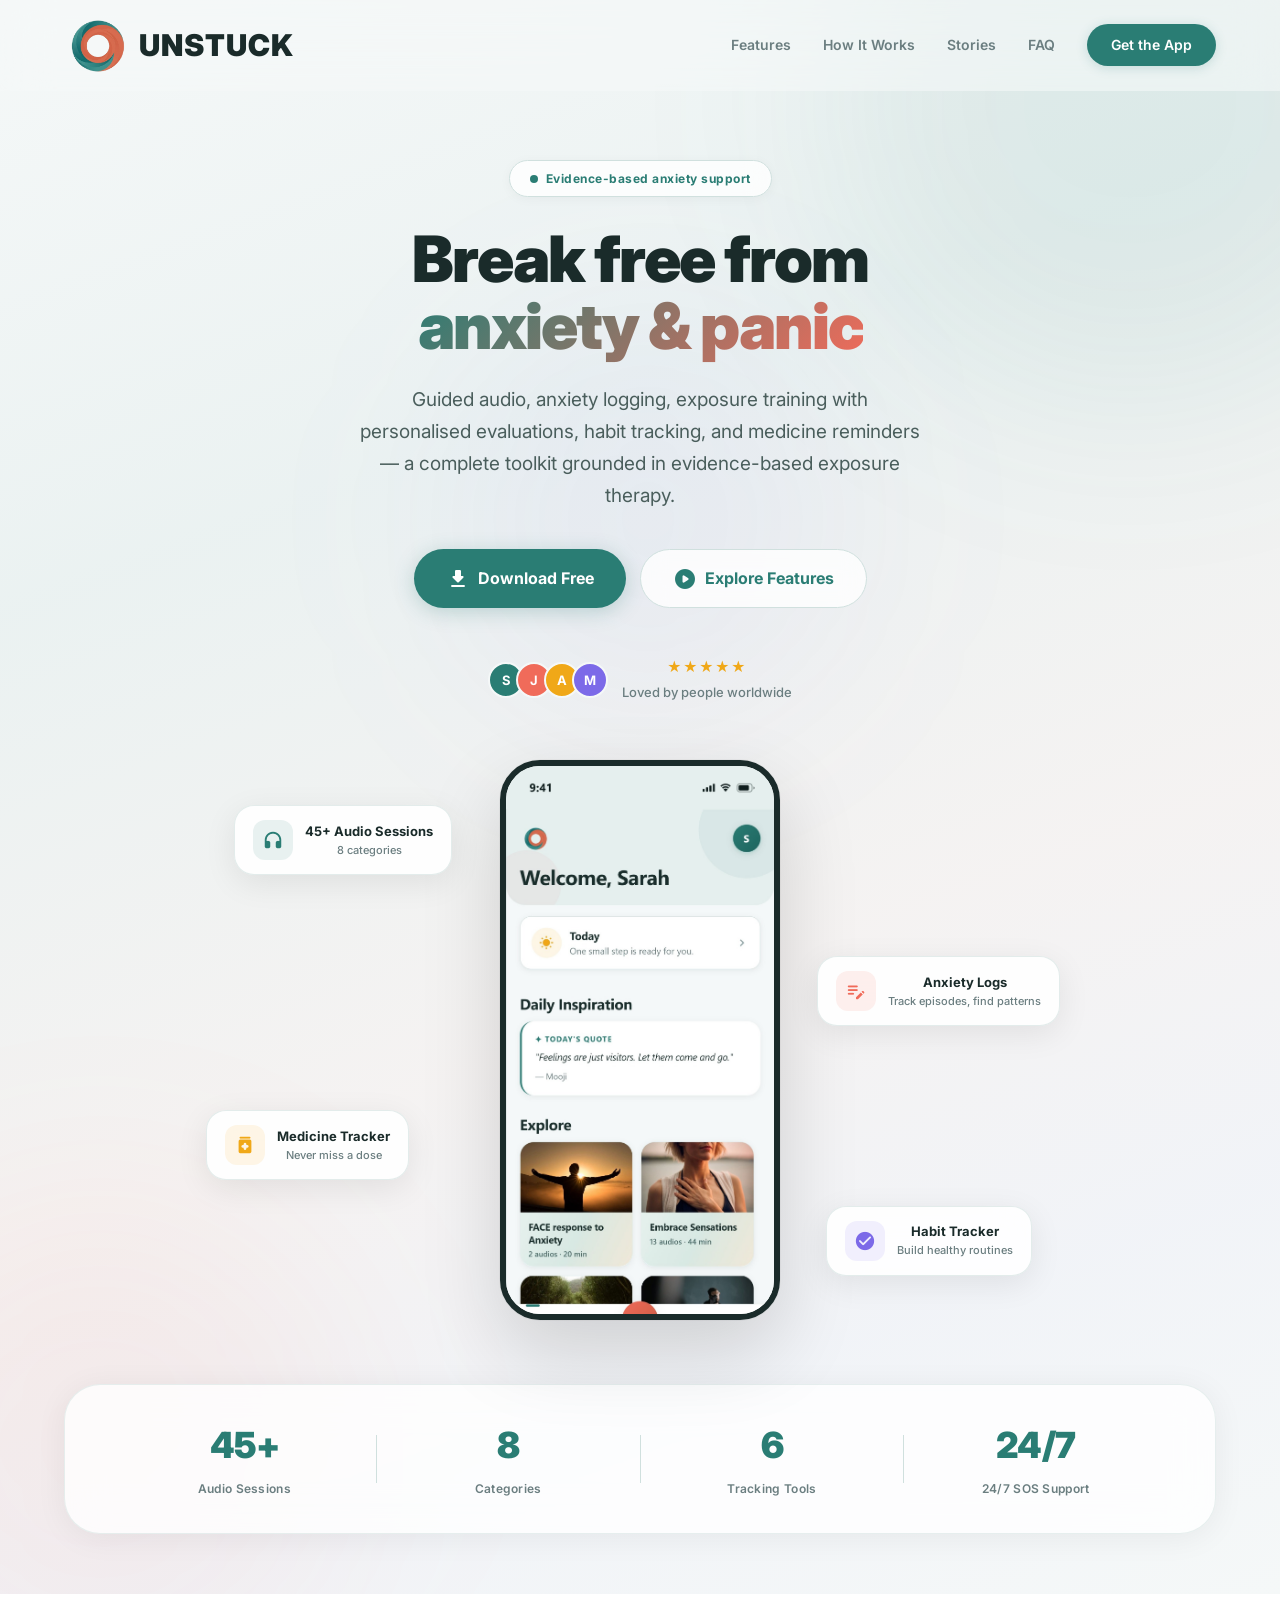
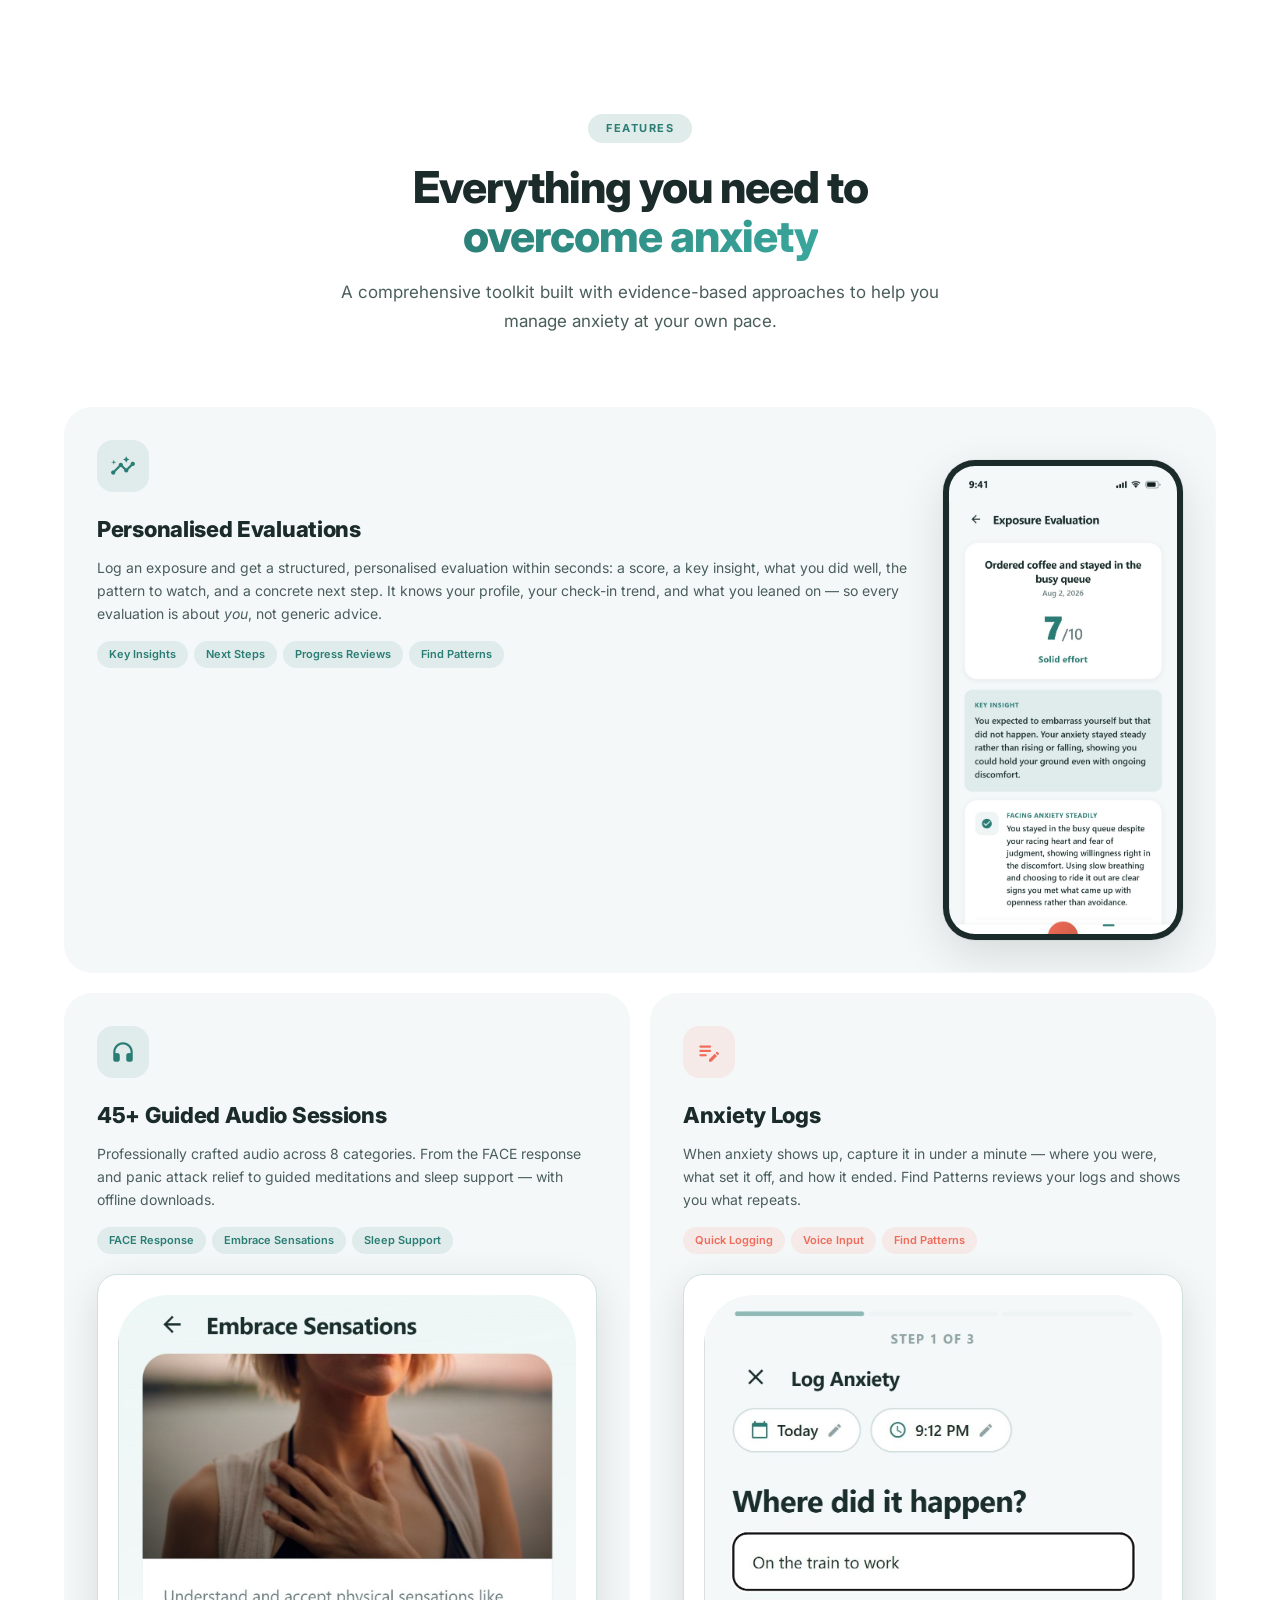
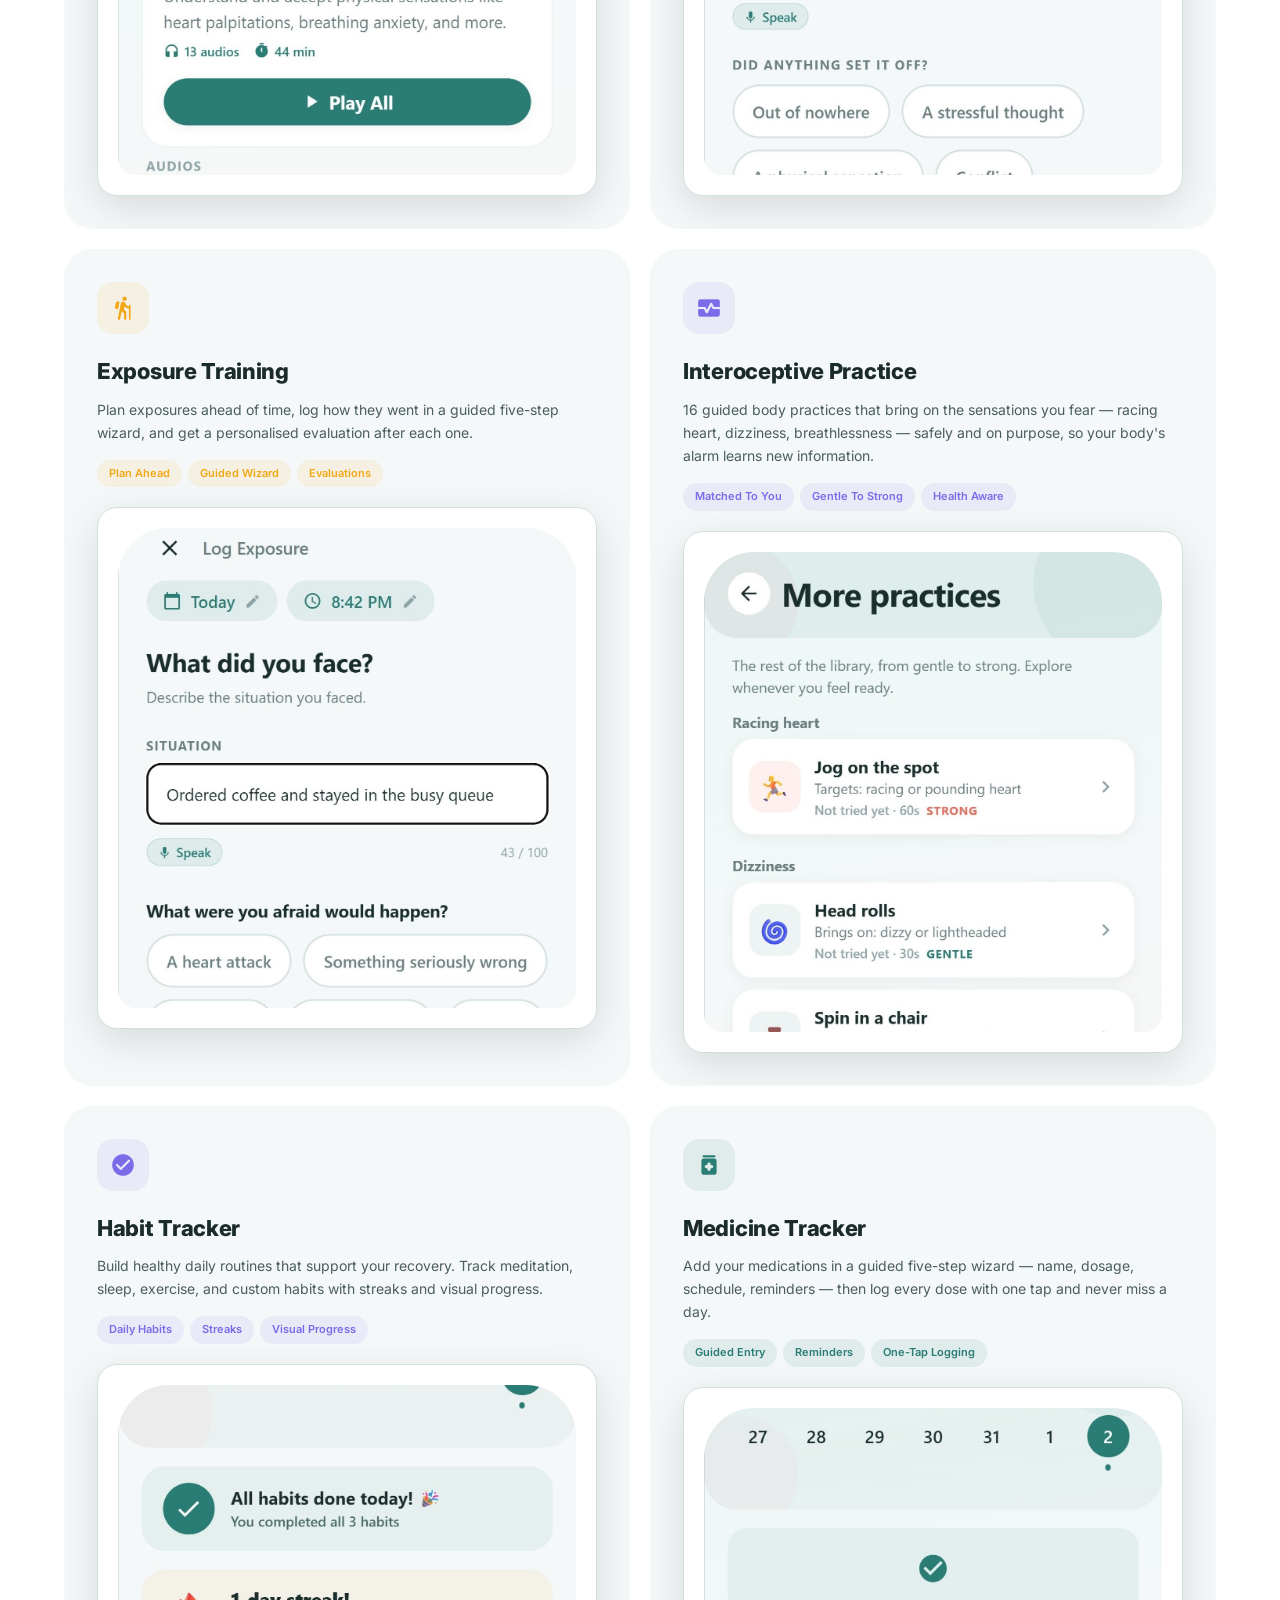
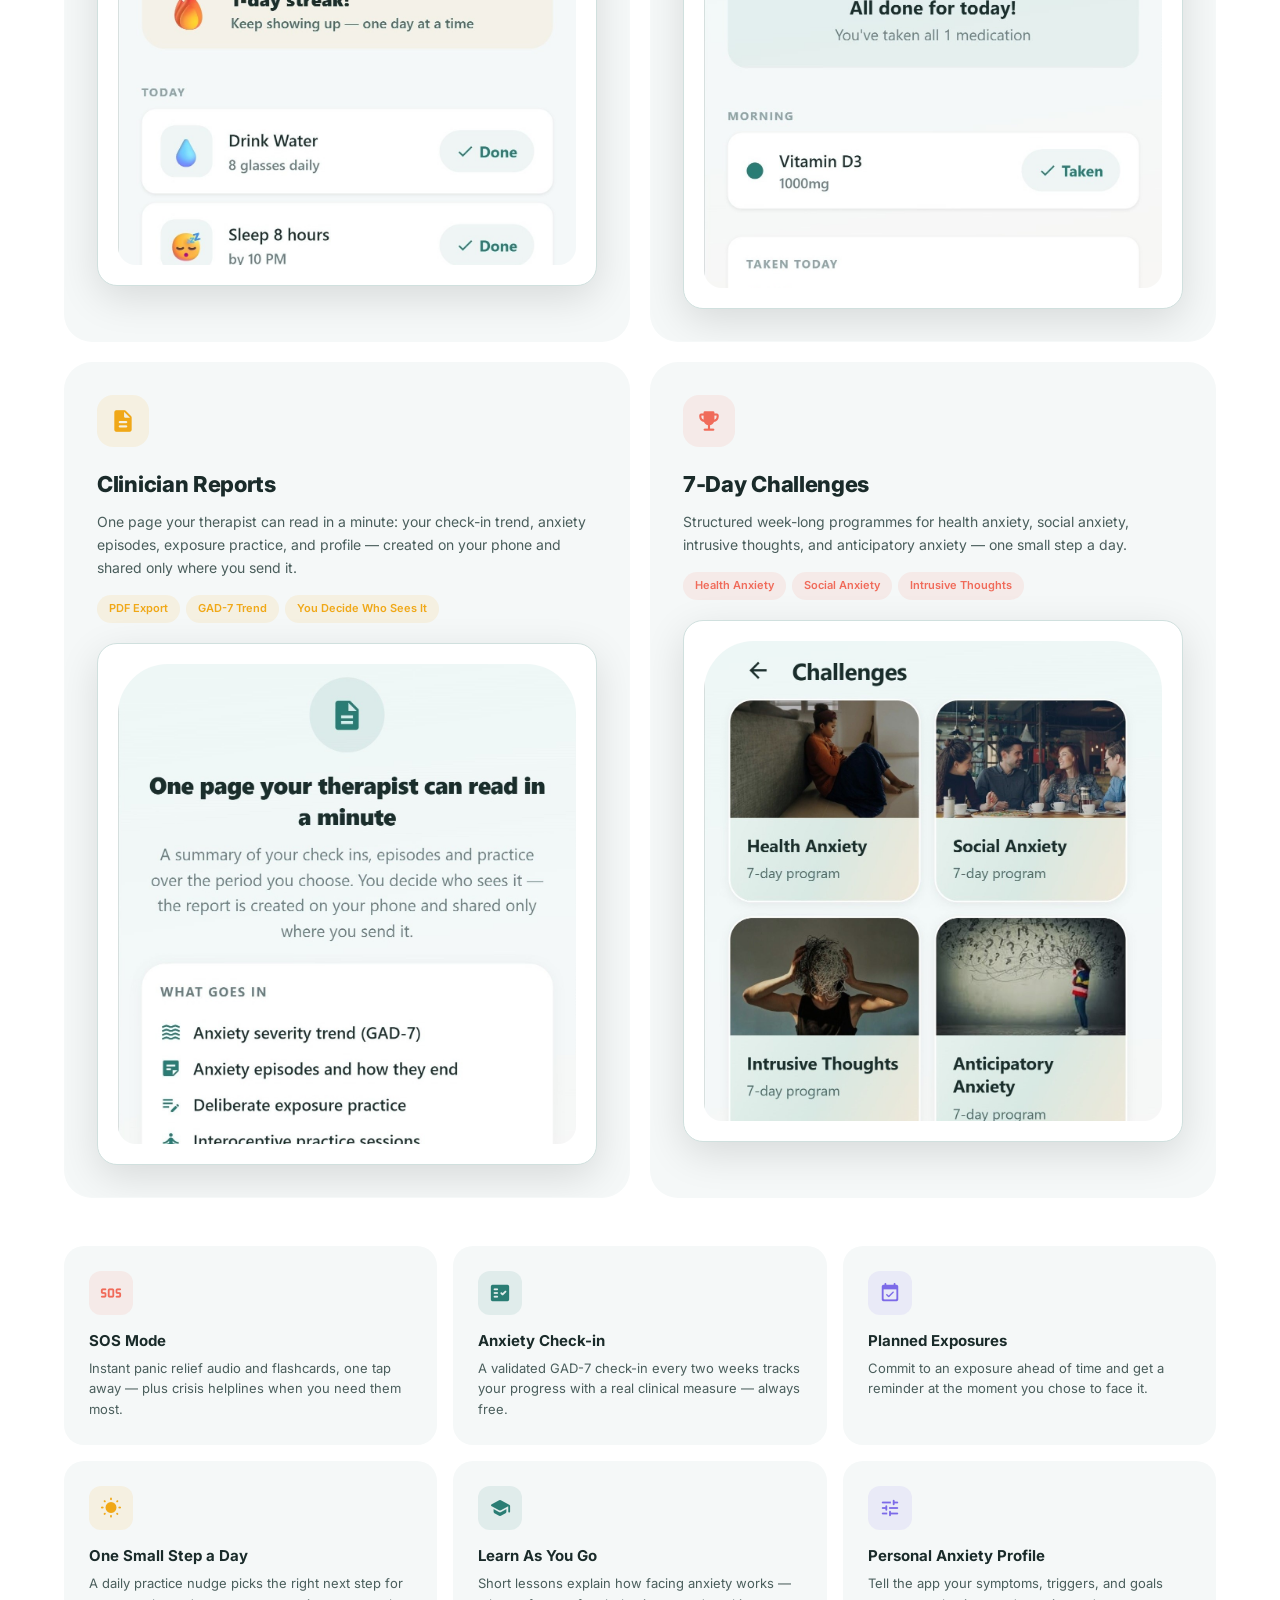
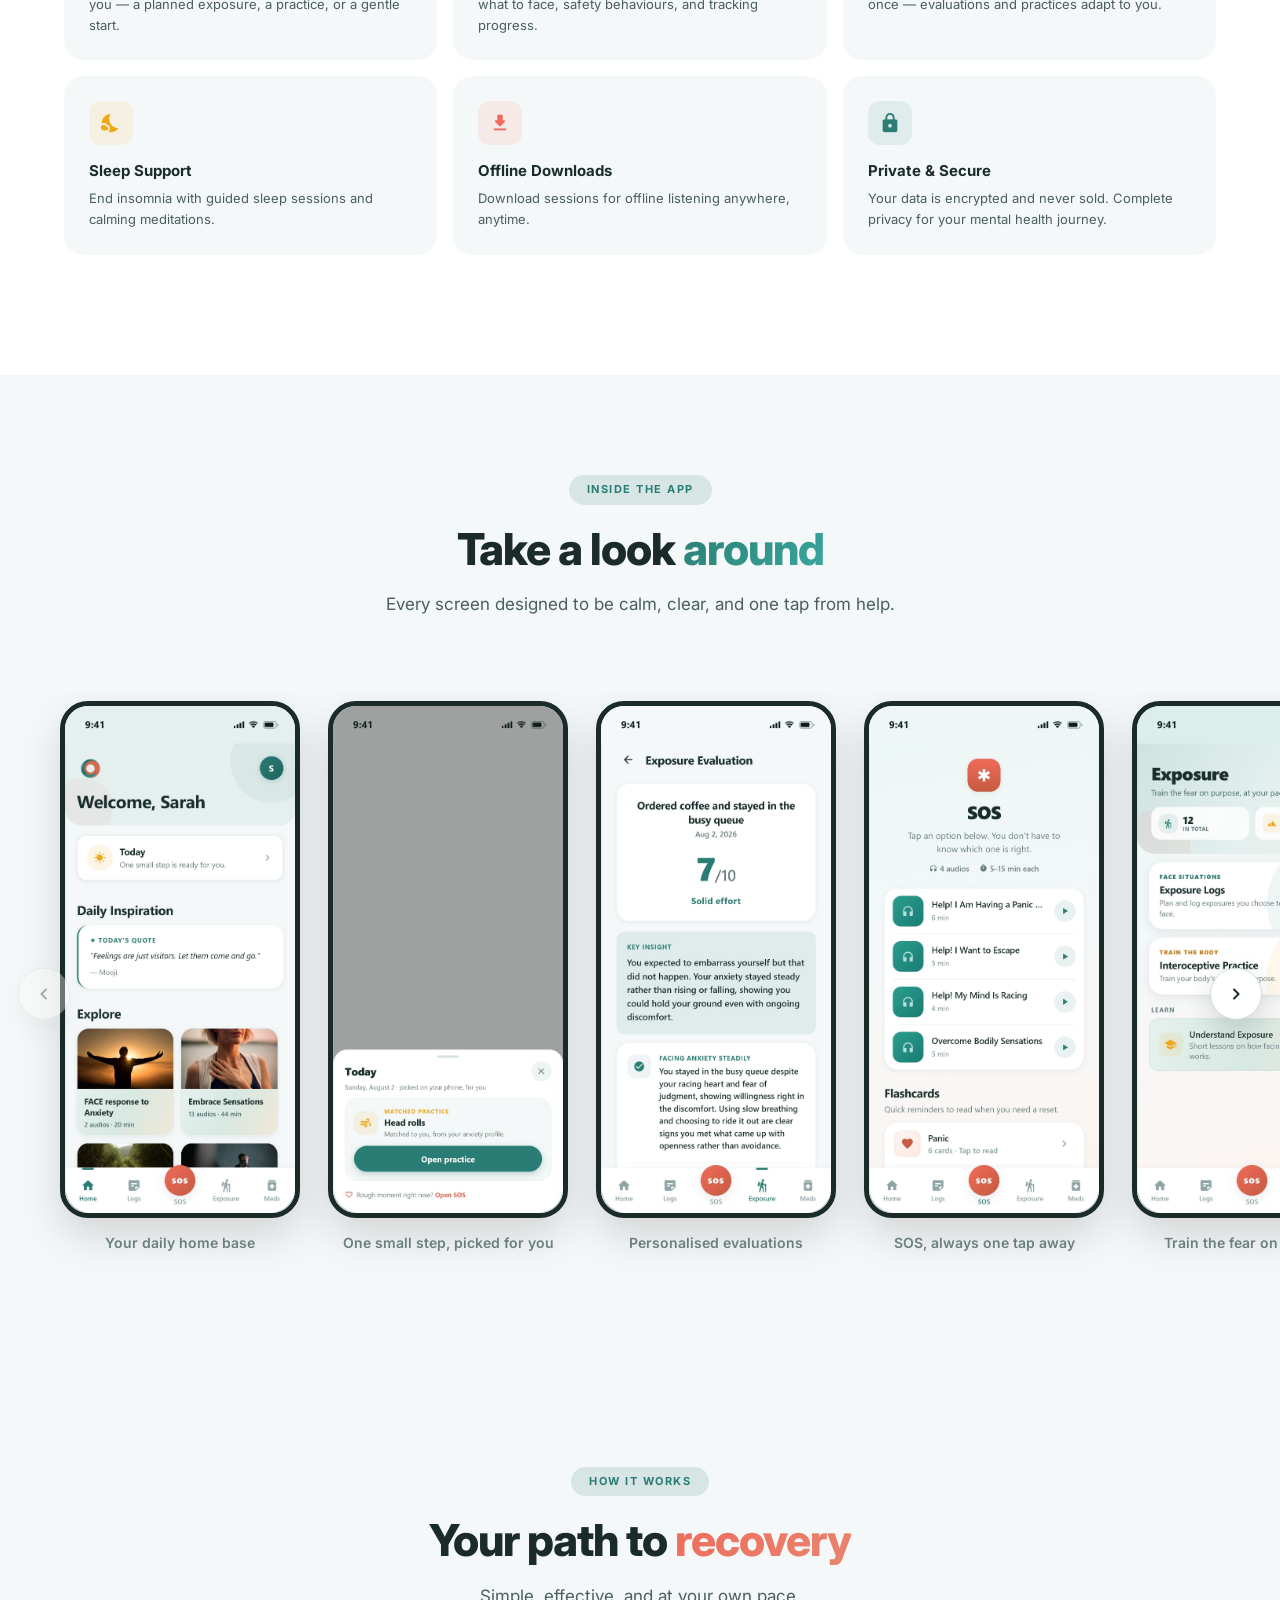
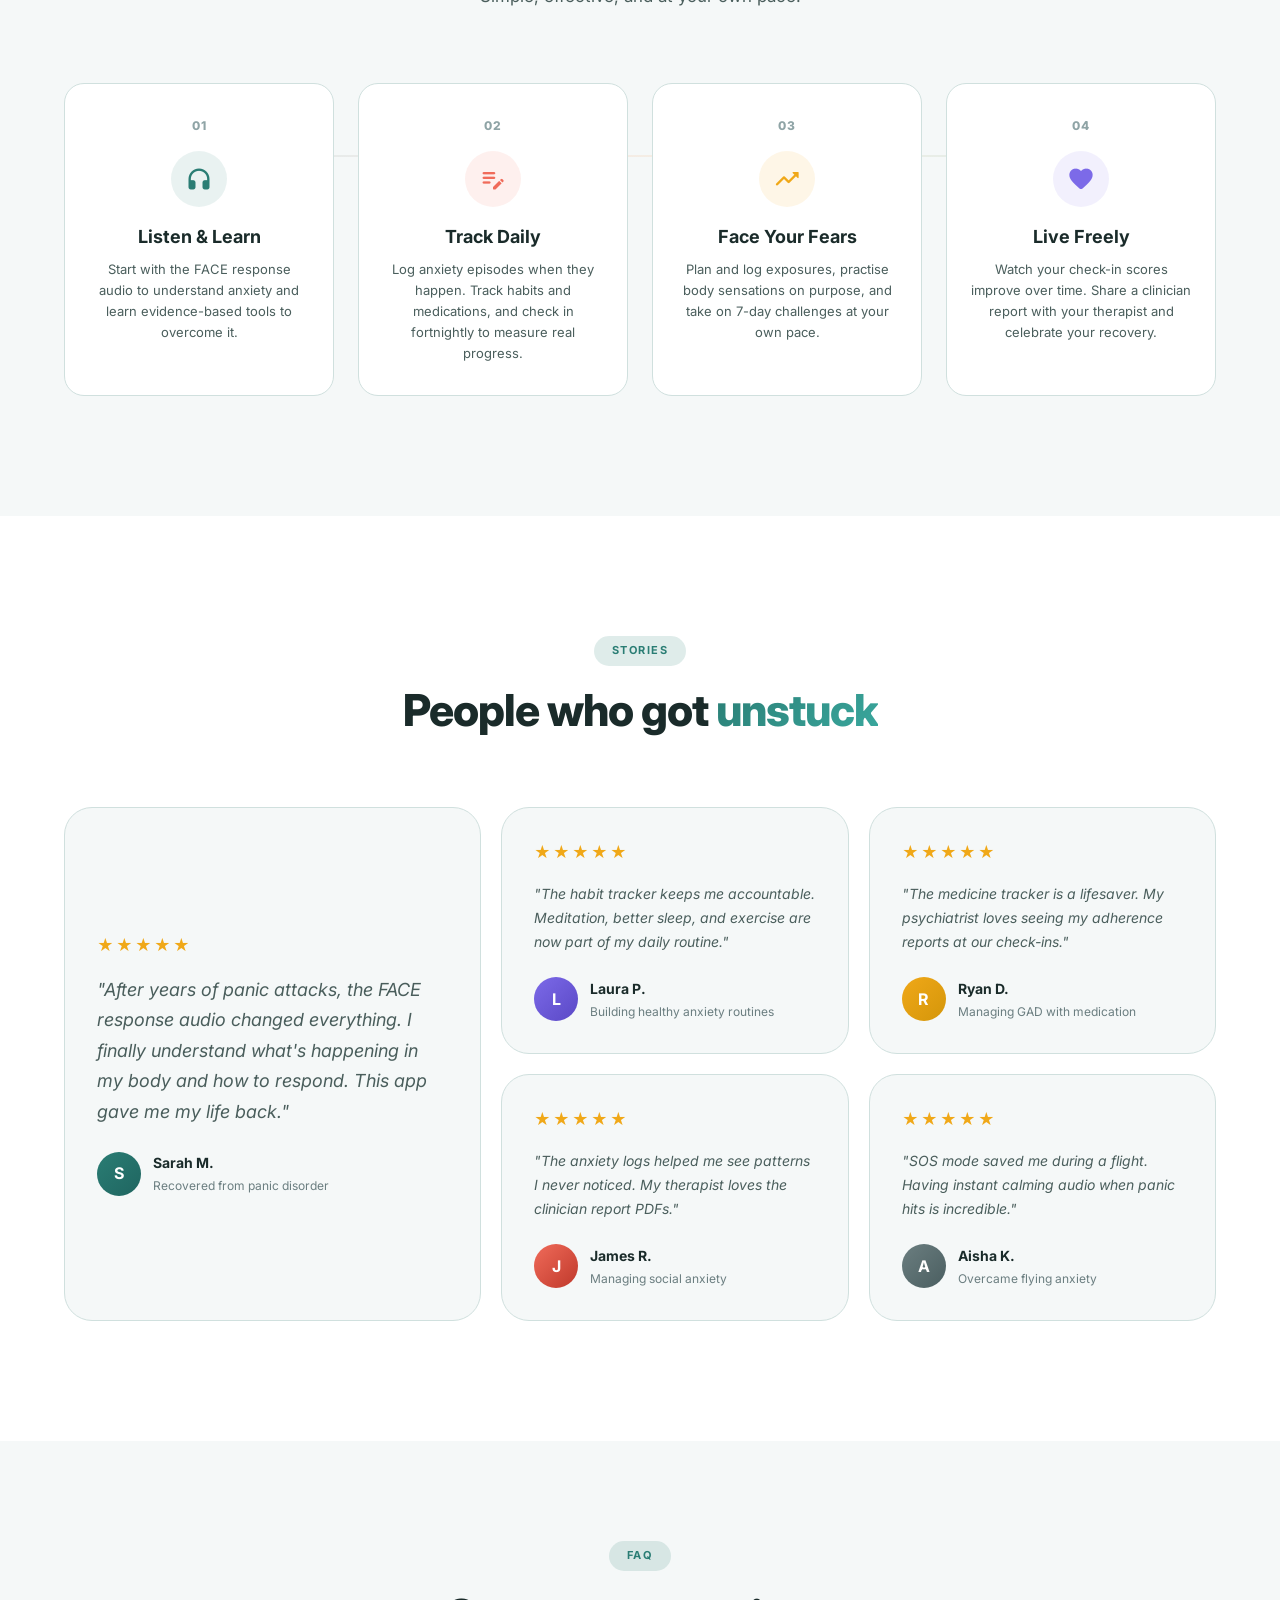
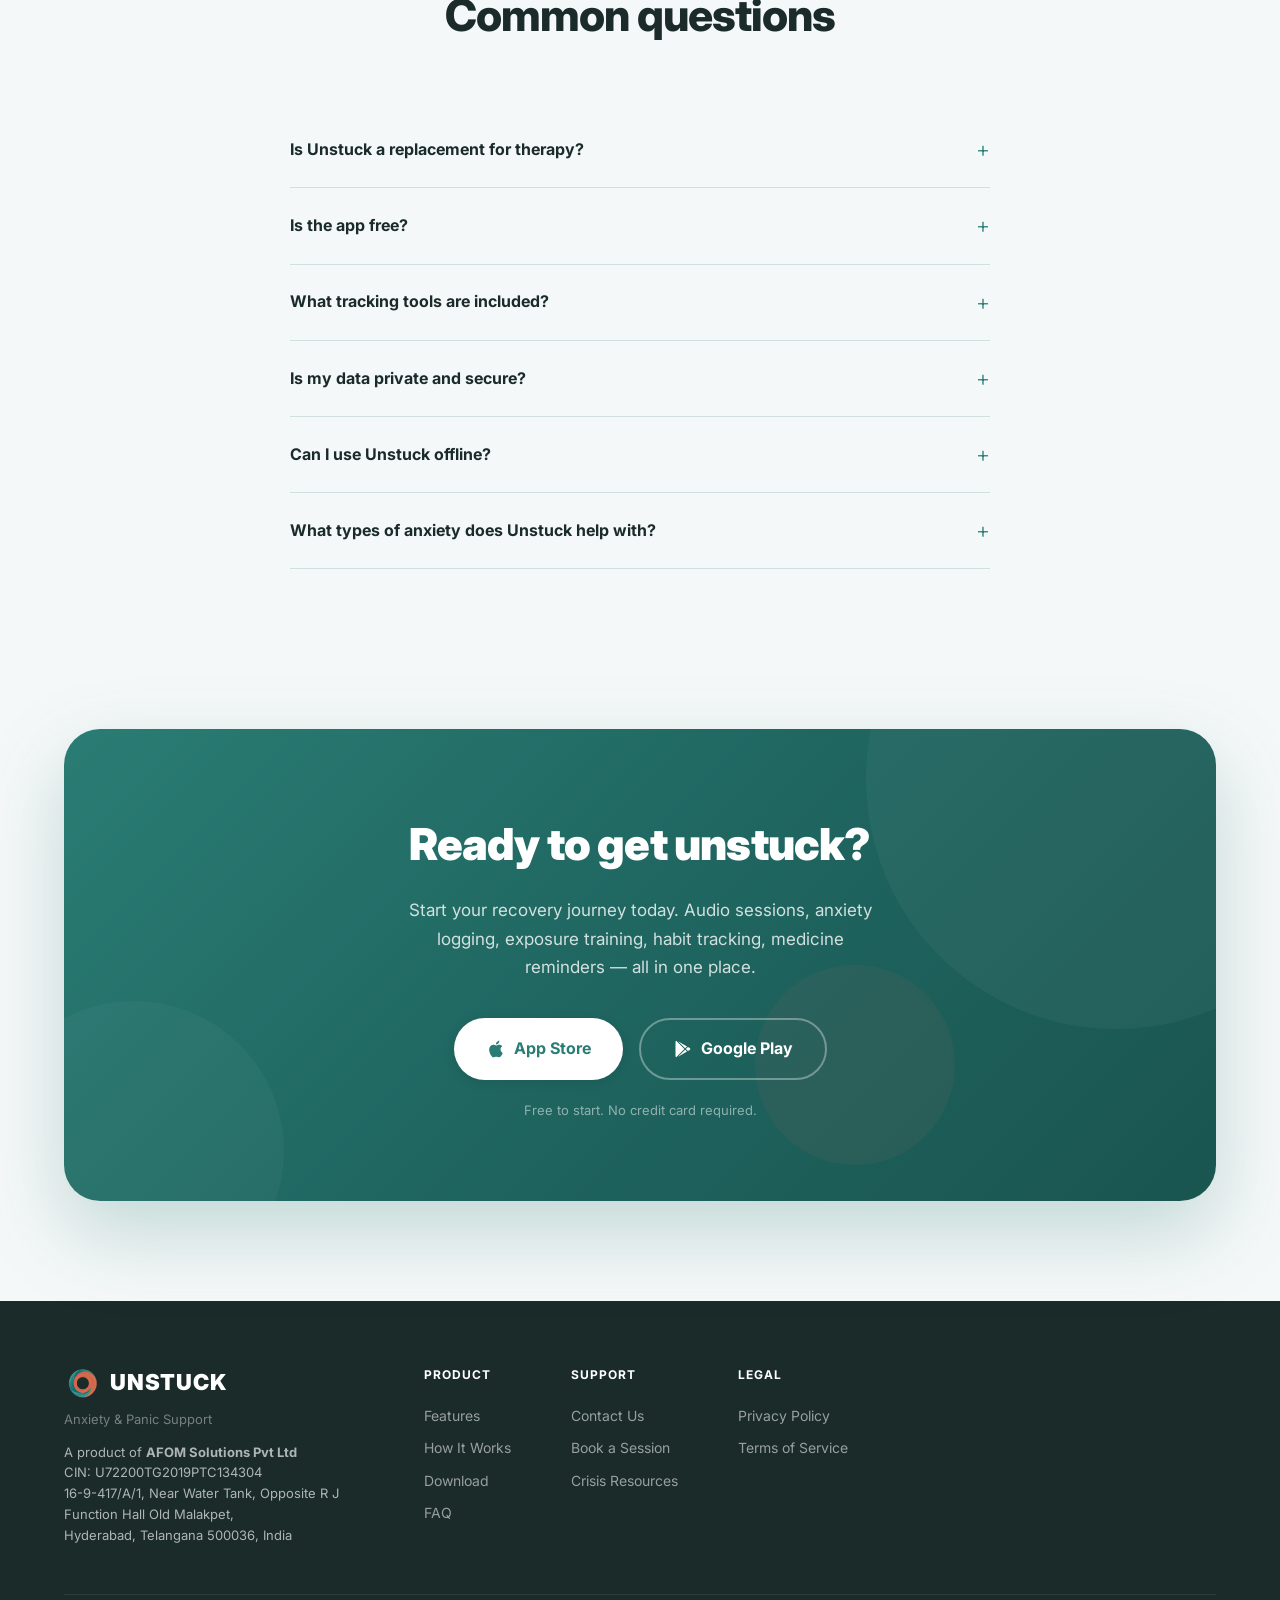
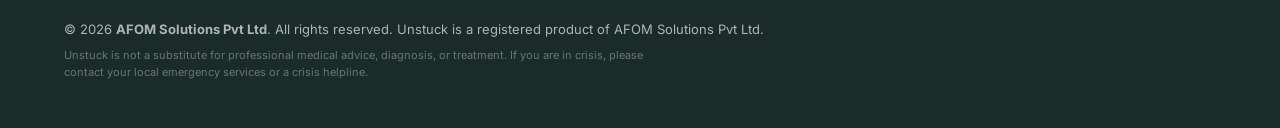
<file: index.html>
<!DOCTYPE html>
<html lang="en">
<head>
  <meta charset="UTF-8">
  <meta name="viewport" content="width=device-width, initial-scale=1.0">
  <title>Unstuck - Anxiety & Panic Support</title>
  <meta name="description" content="Unstuck helps you manage anxiety, panic attacks, and intrusive thoughts with guided audio, anxiety logging, exposure training, habit tracking, and medicine reminders. Download free on iOS & Android.">
  <meta name="keywords" content="anxiety app, panic attack help, mental health, exposure therapy, guided meditation, anxiety log, habit tracker, medicine tracker, OCD, intrusive thoughts, GAD-7">
  <meta property="og:title" content="Unstuck - Anxiety & Panic Support">
  <meta property="og:description" content="Guided audio, anxiety logging, exposure training, habit tracking, and medicine reminders to help you overcome anxiety.">
  <meta property="og:image" content="icon.png">
  <meta property="og:type" content="website">
  <link rel="icon" type="image/png" href="favicon.png">
  <link rel="apple-touch-icon" href="icon.png">
  <link href="https://fonts.googleapis.com/css2?family=Inter:wght@400;500;600;700;800;900&display=swap" rel="stylesheet">
  <link href="https://fonts.googleapis.com/icon?family=Material+Icons+Round" rel="stylesheet">
  <link rel="stylesheet" href="style.css">
</head>
<body>

  <!-- ═══════════════ NAVIGATION ═══════════════ -->
  <nav class="nav" id="nav">
    <div class="container nav-inner">
      <a href="#" class="nav-logo">
        <img src="icon.png" alt="Unstuck" class="nav-logo-img">
        <span class="nav-logo-text">UNSTUCK</span>
      </a>
      <div class="nav-links">
        <a href="#features">Features</a>
        <a href="#how-it-works">How It Works</a>
        <a href="#testimonials">Stories</a>
        <a href="#faq">FAQ</a>
        <a href="#download" class="nav-cta">Get the App</a>
      </div>
      <button class="nav-mobile-toggle" id="mobileToggle" aria-label="Menu">
        <span class="material-icons-round">menu</span>
      </button>
    </div>
    <div class="nav-mobile" id="mobileMenu">
      <a href="#features">Features</a>
      <a href="#how-it-works">How It Works</a>
      <a href="#testimonials">Stories</a>
      <a href="#faq">FAQ</a>
      <a href="#download" class="nav-cta">Get the App</a>
    </div>
  </nav>

  <!-- ═══════════════ HERO ═══════════════ -->
  <section class="hero">
    <div class="hero-bg">
      <div class="hero-glow hero-glow-1"></div>
      <div class="hero-glow hero-glow-2"></div>
      <div class="hero-glow hero-glow-3"></div>
    </div>
    <div class="container">
      <div class="hero-inner" data-animate="fade-up">
        <div class="hero-badge">
          <span class="hero-badge-dot"></span>
          Evidence-based anxiety support
        </div>
        <h1 class="hero-title">
          Break free from<br>
          <span class="text-gradient-hero">anxiety & panic</span>
        </h1>
        <p class="hero-subtitle">Guided audio, anxiety logging, exposure training with personalised evaluations, habit tracking, and medicine reminders — a complete toolkit grounded in evidence-based exposure therapy.</p>
        <div class="hero-actions">
          <a href="#download" class="btn btn-primary btn-lg">
            <span class="material-icons-round">download</span>
            Download Free
          </a>
          <a href="#features" class="btn btn-ghost btn-lg">
            <span class="material-icons-round">play_circle</span>
            Explore Features
          </a>
        </div>
        <div class="hero-trust">
          <div class="hero-trust-avatars">
            <div class="trust-avatar" style="background:#2A7D74;">S</div>
            <div class="trust-avatar" style="background:#F06B5A;">J</div>
            <div class="trust-avatar" style="background:#F0A818;">A</div>
            <div class="trust-avatar" style="background:#7C6AE8;">M</div>
          </div>
          <div class="hero-trust-text">
            <div class="hero-trust-stars">&#9733;&#9733;&#9733;&#9733;&#9733;</div>
            <span>Loved by people worldwide</span>
          </div>
        </div>

        <!-- Centered phone with floating cards -->
        <div class="hero-phone-wrapper" data-animate="fade-up" data-delay="200">
          <div class="hero-phone-center">
            <img src="images/app/app-home.jpeg" class="hero-phone-img" alt="Unstuck home screen">
          </div>
          <!-- Floating feature cards -->
          <div class="hero-float-cards">
            <div class="float-card float-card-1">
              <div class="float-card-icon" style="background:var(--teal-wash);color:var(--teal);">
                <span class="material-icons-round">headphones</span>
              </div>
              <div>
                <div class="float-card-text">45+ Audio Sessions</div>
                <div class="float-card-sub">8 categories</div>
              </div>
            </div>
            <div class="float-card float-card-2">
              <div class="float-card-icon" style="background:var(--coral-wash);color:var(--coral);">
                <span class="material-icons-round">edit_note</span>
              </div>
              <div>
                <div class="float-card-text">Anxiety Logs</div>
                <div class="float-card-sub">Track episodes, find patterns</div>
              </div>
            </div>
            <div class="float-card float-card-3">
              <div class="float-card-icon" style="background:var(--amber-wash);color:var(--amber);">
                <span class="material-icons-round">medication</span>
              </div>
              <div>
                <div class="float-card-text">Medicine Tracker</div>
                <div class="float-card-sub">Never miss a dose</div>
              </div>
            </div>
            <div class="float-card float-card-4">
              <div class="float-card-icon" style="background:var(--purple-wash);color:var(--purple);">
                <span class="material-icons-round">check_circle</span>
              </div>
              <div>
                <div class="float-card-text">Habit Tracker</div>
                <div class="float-card-sub">Build healthy routines</div>
              </div>
            </div>
          </div>
        </div>
      </div>

      <!-- Stats bar -->
      <div class="stats-bar" data-animate="fade-up" data-delay="400">
        <div class="stat-item">
          <span class="stat-number" data-count="45">0</span>
          <span class="stat-label">Audio Sessions</span>
        </div>
        <div class="stat-divider"></div>
        <div class="stat-item">
          <span class="stat-number" data-count="8">0</span>
          <span class="stat-label">Categories</span>
        </div>
        <div class="stat-divider"></div>
        <div class="stat-item">
          <span class="stat-number" data-count="6">0</span>
          <span class="stat-label">Tracking Tools</span>
        </div>
        <div class="stat-divider"></div>
        <div class="stat-item">
          <span class="stat-number" data-count="247">0</span>
          <span class="stat-label">24/7 SOS Support</span>
        </div>
      </div>
    </div>
  </section>

  <!-- ═══════════════ FEATURES — BENTO GRID ═══════════════ -->
  <section class="features" id="features">
    <div class="container">
      <div class="section-header" data-animate="fade-up">
        <span class="section-badge">Features</span>
        <h2 class="section-title">Everything you need to<br><span class="text-gradient">overcome anxiety</span></h2>
        <p class="section-subtitle">A comprehensive toolkit built with evidence-based approaches to help you manage anxiety at your own pace.</p>
      </div>

      <div class="bento-grid">

        <!-- 1. PERSONALISED EVALUATIONS — Large card -->
        <div class="bento-card bento-lg" data-animate="fade-up">
          <div class="bento-lg-inner">
            <div class="bento-lg-content">
              <div class="bento-card-icon bento-card-icon-teal">
                <span class="material-icons-round">insights</span>
              </div>
              <h3>Personalised Evaluations</h3>
              <p>Log an exposure and get a structured, personalised evaluation within seconds: a score, a key insight, what you did well, the pattern to watch, and a concrete next step. It knows your profile, your check-in trend, and what you leaned on — so every evaluation is about <em>you</em>, not generic advice.</p>
              <div class="bento-tags">
                <span class="bento-tag bento-tag-teal">Key Insights</span>
                <span class="bento-tag bento-tag-teal">Next Steps</span>
                <span class="bento-tag bento-tag-teal">Progress Reviews</span>
                <span class="bento-tag bento-tag-teal">Find Patterns</span>
              </div>
            </div>
            <div class="bento-lg-visual">
              <div class="bento-phone">
                <img src="images/app/app-evaluation.jpeg" class="bento-phone-img" alt="Personalised exposure evaluation with score and key insight">
              </div>
            </div>
          </div>
        </div>

        <!-- 2. AUDIO SESSIONS — Medium card -->
        <div class="bento-card bento-md" data-animate="fade-up" data-delay="100">
          <div class="bento-card-icon bento-card-icon-teal">
            <span class="material-icons-round">headphones</span>
          </div>
          <h3>45+ Guided Audio Sessions</h3>
          <p>Professionally crafted audio across 8 categories. From the FACE response and panic attack relief to guided meditations and sleep support — with offline downloads.</p>
          <div class="bento-tags">
            <span class="bento-tag bento-tag-teal">FACE Response</span>
            <span class="bento-tag bento-tag-teal">Embrace Sensations</span>
            <span class="bento-tag bento-tag-teal">Sleep Support</span>
          </div>
          <div class="bento-illustration bento-illustration-img">
            <img src="images/app/card-audio-category.jpeg" class="bento-screen-img" alt="Embrace Sensations audio category with session list">
          </div>
        </div>

        <!-- 3. ANXIETY LOGS — Medium card -->
        <div class="bento-card bento-md" data-animate="fade-up" data-delay="100">
          <div class="bento-card-icon bento-card-icon-coral">
            <span class="material-icons-round">edit_note</span>
          </div>
          <h3>Anxiety Logs</h3>
          <p>When anxiety shows up, capture it in under a minute — where you were, what set it off, and how it ended. Find Patterns reviews your logs and shows you what repeats.</p>
          <div class="bento-tags">
            <span class="bento-tag bento-tag-coral">Quick Logging</span>
            <span class="bento-tag bento-tag-coral">Voice Input</span>
            <span class="bento-tag bento-tag-coral">Find Patterns</span>
          </div>
          <div class="bento-illustration bento-illustration-img">
            <img src="images/app/card-anxiety-log.jpeg" class="bento-screen-img" alt="Anxiety log wizard with trigger chips">
          </div>
        </div>

        <!-- 4. EXPOSURE TRAINING — Medium-alt card -->
        <div class="bento-card bento-md-alt" data-animate="fade-up" data-delay="100">
          <div class="bento-card-icon bento-card-icon-amber">
            <span class="material-icons-round">hiking</span>
          </div>
          <h3>Exposure Training</h3>
          <p>Plan exposures ahead of time, log how they went in a guided five-step wizard, and get a personalised evaluation after each one.</p>
          <div class="bento-tags">
            <span class="bento-tag bento-tag-amber">Plan Ahead</span>
            <span class="bento-tag bento-tag-amber">Guided Wizard</span>
            <span class="bento-tag bento-tag-amber">Evaluations</span>
          </div>
          <div class="bento-illustration bento-illustration-img">
            <img src="images/app/card-exposure-wizard.jpeg" class="bento-screen-img" alt="Exposure log wizard">
          </div>
        </div>

        <!-- 5. INTEROCEPTIVE PRACTICE — Medium-alt card -->
        <div class="bento-card bento-md-alt" data-animate="fade-up" data-delay="200">
          <div class="bento-card-icon bento-card-icon-purple">
            <span class="material-icons-round">monitor_heart</span>
          </div>
          <h3>Interoceptive Practice</h3>
          <p>16 guided body practices that bring on the sensations you fear — racing heart, dizziness, breathlessness — safely and on purpose, so your body's alarm learns new information.</p>
          <div class="bento-tags">
            <span class="bento-tag bento-tag-purple">Matched To You</span>
            <span class="bento-tag bento-tag-purple">Gentle To Strong</span>
            <span class="bento-tag bento-tag-purple">Health Aware</span>
          </div>
          <div class="bento-illustration bento-illustration-img">
            <img src="images/app/card-intero-browse.jpeg" class="bento-screen-img" alt="Interoceptive practice library grouped by sensation">
          </div>
        </div>

        <!-- 6. HABIT TRACKER — Medium card -->
        <div class="bento-card bento-md" data-animate="fade-up" data-delay="100">
          <div class="bento-card-icon bento-card-icon-purple">
            <span class="material-icons-round">check_circle</span>
          </div>
          <h3>Habit Tracker</h3>
          <p>Build healthy daily routines that support your recovery. Track meditation, sleep, exercise, and custom habits with streaks and visual progress.</p>
          <div class="bento-tags">
            <span class="bento-tag bento-tag-purple">Daily Habits</span>
            <span class="bento-tag bento-tag-purple">Streaks</span>
            <span class="bento-tag bento-tag-purple">Visual Progress</span>
          </div>
          <div class="bento-illustration bento-illustration-img">
            <img src="images/app/card-habits.jpeg" class="bento-screen-img" alt="Habits tracker with all habits done and streak">
          </div>
        </div>

        <!-- 7. MEDICINE TRACKER — Medium card -->
        <div class="bento-card bento-md" data-animate="fade-up" data-delay="200">
          <div class="bento-card-icon bento-card-icon-teal">
            <span class="material-icons-round">medication</span>
          </div>
          <h3>Medicine Tracker</h3>
          <p>Add your medications in a guided five-step wizard — name, dosage, schedule, reminders — then log every dose with one tap and never miss a day.</p>
          <div class="bento-tags">
            <span class="bento-tag bento-tag-teal">Guided Entry</span>
            <span class="bento-tag bento-tag-teal">Reminders</span>
            <span class="bento-tag bento-tag-teal">One-Tap Logging</span>
          </div>
          <div class="bento-illustration bento-illustration-img">
            <img src="images/app/card-meds.jpeg" class="bento-screen-img" alt="Medications tracker with dose taken">
          </div>
        </div>

        <!-- 8. CLINICIAN REPORTS — Medium-alt card -->
        <div class="bento-card bento-md-alt" data-animate="fade-up" data-delay="100">
          <div class="bento-card-icon bento-card-icon-amber">
            <span class="material-icons-round">description</span>
          </div>
          <h3>Clinician Reports</h3>
          <p>One page your therapist can read in a minute: your check-in trend, anxiety episodes, exposure practice, and profile — created on your phone and shared only where you send it.</p>
          <div class="bento-tags">
            <span class="bento-tag bento-tag-amber">PDF Export</span>
            <span class="bento-tag bento-tag-amber">GAD-7 Trend</span>
            <span class="bento-tag bento-tag-amber">You Decide Who Sees It</span>
          </div>
          <div class="bento-illustration bento-illustration-img">
            <img src="images/app/card-clinician-report.jpeg" class="bento-screen-img" alt="Clinician report with what goes in">
          </div>
        </div>

        <!-- 9. 7-DAY CHALLENGES — Medium-alt card -->
        <div class="bento-card bento-md-alt" data-animate="fade-up" data-delay="200">
          <div class="bento-card-icon bento-card-icon-coral">
            <span class="material-icons-round">emoji_events</span>
          </div>
          <h3>7-Day Challenges</h3>
          <p>Structured week-long programmes for health anxiety, social anxiety, intrusive thoughts, and anticipatory anxiety — one small step a day.</p>
          <div class="bento-tags">
            <span class="bento-tag bento-tag-coral">Health Anxiety</span>
            <span class="bento-tag bento-tag-coral">Social Anxiety</span>
            <span class="bento-tag bento-tag-coral">Intrusive Thoughts</span>
          </div>
          <div class="bento-illustration bento-illustration-img">
            <img src="images/app/card-challenges.jpeg" class="bento-screen-img" alt="7-day challenge programmes">
          </div>
        </div>

      </div>

      <!-- Small features grid -->
      <div class="features-mini-grid" data-animate="fade-up">
        <div class="feature-mini">
          <div class="feature-mini-icon" style="background:var(--coral-wash);color:var(--coral);"><span class="material-icons-round">sos</span></div>
          <h4>SOS Mode</h4>
          <p>Instant panic relief audio and flashcards, one tap away — plus crisis helplines when you need them most.</p>
        </div>
        <div class="feature-mini">
          <div class="feature-mini-icon" style="background:var(--teal-wash);color:var(--teal);"><span class="material-icons-round">fact_check</span></div>
          <h4>Anxiety Check-in</h4>
          <p>A validated GAD-7 check-in every two weeks tracks your progress with a real clinical measure — always free.</p>
        </div>
        <div class="feature-mini">
          <div class="feature-mini-icon" style="background:var(--purple-wash);color:var(--purple);"><span class="material-icons-round">event_available</span></div>
          <h4>Planned Exposures</h4>
          <p>Commit to an exposure ahead of time and get a reminder at the moment you chose to face it.</p>
        </div>
        <div class="feature-mini">
          <div class="feature-mini-icon" style="background:var(--amber-wash);color:var(--amber);"><span class="material-icons-round">wb_sunny</span></div>
          <h4>One Small Step a Day</h4>
          <p>A daily practice nudge picks the right next step for you — a planned exposure, a practice, or a gentle start.</p>
        </div>
        <div class="feature-mini">
          <div class="feature-mini-icon" style="background:var(--teal-wash);color:var(--teal);"><span class="material-icons-round">school</span></div>
          <h4>Learn As You Go</h4>
          <p>Short lessons explain how facing anxiety works — what to face, safety behaviours, and tracking progress.</p>
        </div>
        <div class="feature-mini">
          <div class="feature-mini-icon" style="background:var(--purple-wash);color:var(--purple);"><span class="material-icons-round">tune</span></div>
          <h4>Personal Anxiety Profile</h4>
          <p>Tell the app your symptoms, triggers, and goals once — evaluations and practices adapt to you.</p>
        </div>
        <div class="feature-mini">
          <div class="feature-mini-icon" style="background:var(--amber-wash);color:var(--amber);"><span class="material-icons-round">nights_stay</span></div>
          <h4>Sleep Support</h4>
          <p>End insomnia with guided sleep sessions and calming meditations.</p>
        </div>
        <div class="feature-mini">
          <div class="feature-mini-icon" style="background:var(--coral-wash);color:var(--coral);"><span class="material-icons-round">download</span></div>
          <h4>Offline Downloads</h4>
          <p>Download sessions for offline listening anywhere, anytime.</p>
        </div>
        <div class="feature-mini">
          <div class="feature-mini-icon" style="background:var(--teal-wash);color:var(--teal);"><span class="material-icons-round">lock</span></div>
          <h4>Private & Secure</h4>
          <p>Your data is encrypted and never sold. Complete privacy for your mental health journey.</p>
        </div>
      </div>
    </div>
  </section>

  <!-- ═══════════════ APP GALLERY ═══════════════ -->
  <section class="app-gallery" id="gallery">
    <div class="container">
      <div class="section-header" data-animate="fade-up">
        <span class="section-badge">Inside the App</span>
        <h2 class="section-title">Take a look <span class="text-gradient">around</span></h2>
        <p class="section-subtitle">Every screen designed to be calm, clear, and one tap from help.</p>
      </div>
    </div>
    <div class="gallery-wrap" data-animate="fade-up">
      <button class="gallery-nav gallery-prev" id="galleryPrev" aria-label="Previous screens">
        <span class="material-icons-round">chevron_left</span>
      </button>
      <button class="gallery-nav gallery-next" id="galleryNext" aria-label="Next screens">
        <span class="material-icons-round">chevron_right</span>
      </button>
      <div class="gallery-scroll" id="galleryScroll">
      <div class="gallery-track">
        <figure class="gallery-item">
          <img src="images/app/app-home.jpeg" alt="Home screen with daily quote and explore categories" loading="lazy">
          <figcaption>Your daily home base</figcaption>
        </figure>
        <figure class="gallery-item">
          <img src="images/app/app-today.jpeg" alt="Today sheet with a matched practice" loading="lazy">
          <figcaption>One small step, picked for you</figcaption>
        </figure>
        <figure class="gallery-item">
          <img src="images/app/app-evaluation.jpeg" alt="Personalised exposure evaluation" loading="lazy">
          <figcaption>Personalised evaluations</figcaption>
        </figure>
        <figure class="gallery-item">
          <img src="images/app/app-sos.jpeg" alt="SOS screen with panic relief audio and flashcards" loading="lazy">
          <figcaption>SOS, always one tap away</figcaption>
        </figure>
        <figure class="gallery-item">
          <img src="images/app/app-exposure-hub.jpeg" alt="Exposure hub" loading="lazy">
          <figcaption>Train the fear on purpose</figcaption>
        </figure>
        <figure class="gallery-item">
          <img src="images/app/app-exposure-detail.jpeg" alt="Exposure detail with ratings and outcome" loading="lazy">
          <figcaption>Every exposure, remembered</figcaption>
        </figure>
        <figure class="gallery-item">
          <img src="images/app/app-player.jpeg" alt="Audio player" loading="lazy">
          <figcaption>Calming audio, offline too</figcaption>
        </figure>
        <figure class="gallery-item">
          <img src="images/app/app-med-entry.jpeg" alt="Add medication wizard" loading="lazy">
          <figcaption>Guided medication entry</figcaption>
        </figure>
        <figure class="gallery-item">
          <img src="images/app/app-profile.jpeg" alt="Personal anxiety profile" loading="lazy">
          <figcaption>It knows what you're working on</figcaption>
        </figure>
        <figure class="gallery-item">
          <img src="images/app/app-clinician-report.jpeg" alt="Clinician report" loading="lazy">
          <figcaption>Share progress with your therapist</figcaption>
        </figure>
      </div>
      </div>
    </div>
  </section>

  <!-- ═══════════════ HOW IT WORKS ═══════════════ -->
  <section class="how-it-works" id="how-it-works">
    <div class="container">
      <div class="section-header" data-animate="fade-up">
        <span class="section-badge">How It Works</span>
        <h2 class="section-title">Your path to <span class="text-gradient-coral">recovery</span></h2>
        <p class="section-subtitle">Simple, effective, and at your own pace.</p>
      </div>
      <div class="steps-grid" data-animate="fade-up">
        <div class="step-card">
          <div class="step-number">01</div>
          <div class="step-icon"><span class="material-icons-round">headphones</span></div>
          <h3>Listen & Learn</h3>
          <p>Start with the FACE response audio to understand anxiety and learn evidence-based tools to overcome it.</p>
        </div>
        <div class="step-card">
          <div class="step-number">02</div>
          <div class="step-icon"><span class="material-icons-round">edit_note</span></div>
          <h3>Track Daily</h3>
          <p>Log anxiety episodes when they happen. Track habits and medications, and check in fortnightly to measure real progress.</p>
        </div>
        <div class="step-card">
          <div class="step-number">03</div>
          <div class="step-icon"><span class="material-icons-round">trending_up</span></div>
          <h3>Face Your Fears</h3>
          <p>Plan and log exposures, practise body sensations on purpose, and take on 7-day challenges at your own pace.</p>
        </div>
        <div class="step-card">
          <div class="step-number">04</div>
          <div class="step-icon"><span class="material-icons-round">favorite</span></div>
          <h3>Live Freely</h3>
          <p>Watch your check-in scores improve over time. Share a clinician report with your therapist and celebrate your recovery.</p>
        </div>
      </div>
    </div>
  </section>

  <!-- ═══════════════ TESTIMONIALS ═══════════════ -->
  <section class="testimonials" id="testimonials">
    <div class="container">
      <div class="section-header" data-animate="fade-up">
        <span class="section-badge">Stories</span>
        <h2 class="section-title">People who got <span class="text-gradient">unstuck</span></h2>
      </div>
      <div class="testimonials-grid" data-animate="fade-up">
        <div class="testimonial-card testimonial-featured">
          <div class="testimonial-stars">&#9733;&#9733;&#9733;&#9733;&#9733;</div>
          <blockquote class="testimonial-text">"After years of panic attacks, the FACE response audio changed everything. I finally understand what's happening in my body and how to respond. This app gave me my life back."</blockquote>
          <div class="testimonial-author">
            <div class="testimonial-avatar" style="background:linear-gradient(135deg,#2A7D74,#1F6560);">S</div>
            <div>
              <div class="testimonial-name">Sarah M.</div>
              <div class="testimonial-role">Recovered from panic disorder</div>
            </div>
          </div>
        </div>
        <div class="testimonial-card">
          <div class="testimonial-stars">&#9733;&#9733;&#9733;&#9733;&#9733;</div>
          <blockquote class="testimonial-text">"The habit tracker keeps me accountable. Meditation, better sleep, and exercise are now part of my daily routine."</blockquote>
          <div class="testimonial-author">
            <div class="testimonial-avatar" style="background:linear-gradient(135deg,#7C6AE8,#5A48C6);">L</div>
            <div>
              <div class="testimonial-name">Laura P.</div>
              <div class="testimonial-role">Building healthy anxiety routines</div>
            </div>
          </div>
        </div>
        <div class="testimonial-card">
          <div class="testimonial-stars">&#9733;&#9733;&#9733;&#9733;&#9733;</div>
          <blockquote class="testimonial-text">"The medicine tracker is a lifesaver. My psychiatrist loves seeing my adherence reports at our check-ins."</blockquote>
          <div class="testimonial-author">
            <div class="testimonial-avatar" style="background:linear-gradient(135deg,#F0A818,#D4960A);">R</div>
            <div>
              <div class="testimonial-name">Ryan D.</div>
              <div class="testimonial-role">Managing GAD with medication</div>
            </div>
          </div>
        </div>
        <div class="testimonial-card">
          <div class="testimonial-stars">&#9733;&#9733;&#9733;&#9733;&#9733;</div>
          <blockquote class="testimonial-text">"The anxiety logs helped me see patterns I never noticed. My therapist loves the clinician report PDFs."</blockquote>
          <div class="testimonial-author">
            <div class="testimonial-avatar" style="background:linear-gradient(135deg,#F06B5A,#C0392B);">J</div>
            <div>
              <div class="testimonial-name">James R.</div>
              <div class="testimonial-role">Managing social anxiety</div>
            </div>
          </div>
        </div>
        <div class="testimonial-card">
          <div class="testimonial-stars">&#9733;&#9733;&#9733;&#9733;&#9733;</div>
          <blockquote class="testimonial-text">"SOS mode saved me during a flight. Having instant calming audio when panic hits is incredible."</blockquote>
          <div class="testimonial-author">
            <div class="testimonial-avatar" style="background:linear-gradient(135deg,#6B7E80,#4A5E60);">A</div>
            <div>
              <div class="testimonial-name">Aisha K.</div>
              <div class="testimonial-role">Overcame flying anxiety</div>
            </div>
          </div>
        </div>
      </div>
    </div>
  </section>

  <!-- ═══════════════ FAQ ═══════════════ -->
  <section class="faq" id="faq">
    <div class="container">
      <div class="section-header" data-animate="fade-up">
        <span class="section-badge">FAQ</span>
        <h2 class="section-title">Common questions</h2>
      </div>
      <div class="faq-list" data-animate="fade-up">
        <details class="faq-item">
          <summary class="faq-question">Is Unstuck a replacement for therapy?</summary>
          <p class="faq-answer">No. Unstuck is designed to complement professional treatment, not replace it. The tools are based on evidence-based approaches like ACT and exposure therapy, but we always recommend working with a qualified therapist for personalized care.</p>
        </details>
        <details class="faq-item">
          <summary class="faq-question">Is the app free?</summary>
          <p class="faq-answer">Yes! You can start free: audio sessions, SOS mode, anxiety logging, and the fortnightly anxiety check-in are all available without paying. Unstuck Pro unlocks personalised evaluations, Find Patterns, and unlimited habit and medicine tracking.</p>
        </details>
        <details class="faq-item">
          <summary class="faq-question">What tracking tools are included?</summary>
          <p class="faq-answer">Unstuck includes anxiety logs, an exposure log, interoceptive practice tracking, a validated fortnightly anxiety check-in, a habit tracker, and a medicine tracker. All tools work together — and can be exported as a clinician report — to give you and your therapist a complete picture of your journey.</p>
        </details>
        <details class="faq-item">
          <summary class="faq-question">Is my data private and secure?</summary>
          <p class="faq-answer">Absolutely. Your data is encrypted, stored securely, and never sold to third parties. You can delete your account and all associated data at any time from the app settings.</p>
        </details>
        <details class="faq-item">
          <summary class="faq-question">Can I use Unstuck offline?</summary>
          <p class="faq-answer">Yes. You can download audio sessions for offline listening. Anxiety logs and habit entries are saved on your device and synced when you're back online.</p>
        </details>
        <details class="faq-item">
          <summary class="faq-question">What types of anxiety does Unstuck help with?</summary>
          <p class="faq-answer">Unstuck covers general anxiety, panic attacks, health anxiety, social anxiety, intrusive thoughts, anticipatory anxiety, agoraphobia, driving anxiety, flying anxiety, and insomnia related to anxiety.</p>
        </details>
      </div>
    </div>
  </section>

  <!-- ═══════════════ CTA / DOWNLOAD ═══════════════ -->
  <section class="cta" id="download">
    <div class="container">
      <div class="cta-card" data-animate="fade-up">
        <div class="cta-bg-shapes">
          <div class="cta-shape cta-shape-1"></div>
          <div class="cta-shape cta-shape-2"></div>
          <div class="cta-shape cta-shape-3"></div>
        </div>
        <div class="cta-content">
          <h2 class="cta-title">Ready to get unstuck?</h2>
          <p class="cta-subtitle">Start your recovery journey today. Audio sessions, anxiety logging, exposure training, habit tracking, medicine reminders — all in one place.</p>
          <div class="cta-actions">
            <a href="https://apps.apple.com/app/id6789264060" target="_blank" rel="noopener" class="btn btn-white btn-lg">
              <svg width="20" height="20" viewBox="0 0 24 24" fill="currentColor"><path d="M18.71 19.5c-.83 1.24-1.71 2.45-3.05 2.47-1.34.03-1.77-.79-3.29-.79-1.53 0-2 .77-3.27.82-1.31.05-2.3-1.32-3.14-2.53C4.25 17 2.94 12.45 4.7 9.39c.87-1.52 2.43-2.48 4.12-2.51 1.28-.02 2.5.87 3.29.87.78 0 2.26-1.07 3.8-.91.65.03 2.47.26 3.64 1.98-.09.06-2.17 1.28-2.15 3.81.03 3.02 2.65 4.03 2.68 4.04-.03.07-.42 1.44-1.38 2.83M13 3.5c.73-.83 1.94-1.46 2.94-1.5.13 1.17-.34 2.35-1.04 3.19-.69.85-1.83 1.51-2.95 1.42-.15-1.15.41-2.35 1.05-3.11z"/></svg>
              App Store
            </a>
            <a href="https://play.google.com/store/apps/details?id=com.afom.unstuck" target="_blank" rel="noopener" class="btn btn-white-outline btn-lg">
              <svg width="20" height="20" viewBox="0 0 24 24" fill="currentColor"><path d="M3,20.5V3.5C3,2.91 3.34,2.39 3.84,2.15L13.69,12L3.84,21.85C3.34,21.61 3,21.09 3,20.5M16.81,15.12L6.05,21.34L14.54,12.85L16.81,15.12M20.16,10.81C20.5,11.08 20.75,11.5 20.75,12C20.75,12.5 20.53,12.9 20.18,13.18L17.89,14.5L15.39,12L17.89,9.5L20.16,10.81M6.05,2.66L16.81,8.88L14.54,11.15L6.05,2.66Z"/></svg>
              Google Play
            </a>
          </div>
          <p class="cta-note">Free to start. No credit card required.</p>
        </div>
      </div>
    </div>
  </section>

  <!-- ═══════════════ FOOTER ═══════════════ -->
  <footer class="footer">
    <div class="container">
      <div class="footer-top">
        <div class="footer-brand">
          <div class="footer-brand-row">
            <img src="icon.png" alt="Unstuck" class="footer-logo">
            <span class="footer-brand-name">UNSTUCK</span>
          </div>
          <p class="footer-tagline">Anxiety & Panic Support</p>
          <p class="footer-desc">A product of <strong>AFOM Solutions Pvt Ltd</strong><br>CIN: U72200TG2019PTC134304<br>16-9-417/A/1, Near Water Tank, Opposite R J Function Hall Old Malakpet,<br>Hyderabad, Telangana 500036, India</p>
        </div>
        <div class="footer-links">
          <div class="footer-col">
            <h4>Product</h4>
            <a href="#features">Features</a>
            <a href="#how-it-works">How It Works</a>
            <a href="#download">Download</a>
            <a href="#faq">FAQ</a>
          </div>
          <div class="footer-col">
            <h4>Support</h4>
            <a href="mailto:hello@unstuckforlife.com">Contact Us</a>
            <a href="book.html">Book a Session</a>
            <a href="#">Crisis Resources</a>
          </div>
          <div class="footer-col">
            <h4>Legal</h4>
            <a href="privacy.html">Privacy Policy</a>
            <a href="terms.html">Terms of Service</a>
          </div>
        </div>
      </div>
      <div class="footer-bottom">
        <p>&copy; 2026 <strong>AFOM Solutions Pvt Ltd</strong>. All rights reserved. Unstuck is a registered product of AFOM Solutions Pvt Ltd.</p>
        <p class="footer-disclaimer">Unstuck is not a substitute for professional medical advice, diagnosis, or treatment. If you are in crisis, please contact your local emergency services or a crisis helpline.</p>
      </div>
    </div>
  </footer>

  <script src="script.js"></script>
</body>
</html>
</file>
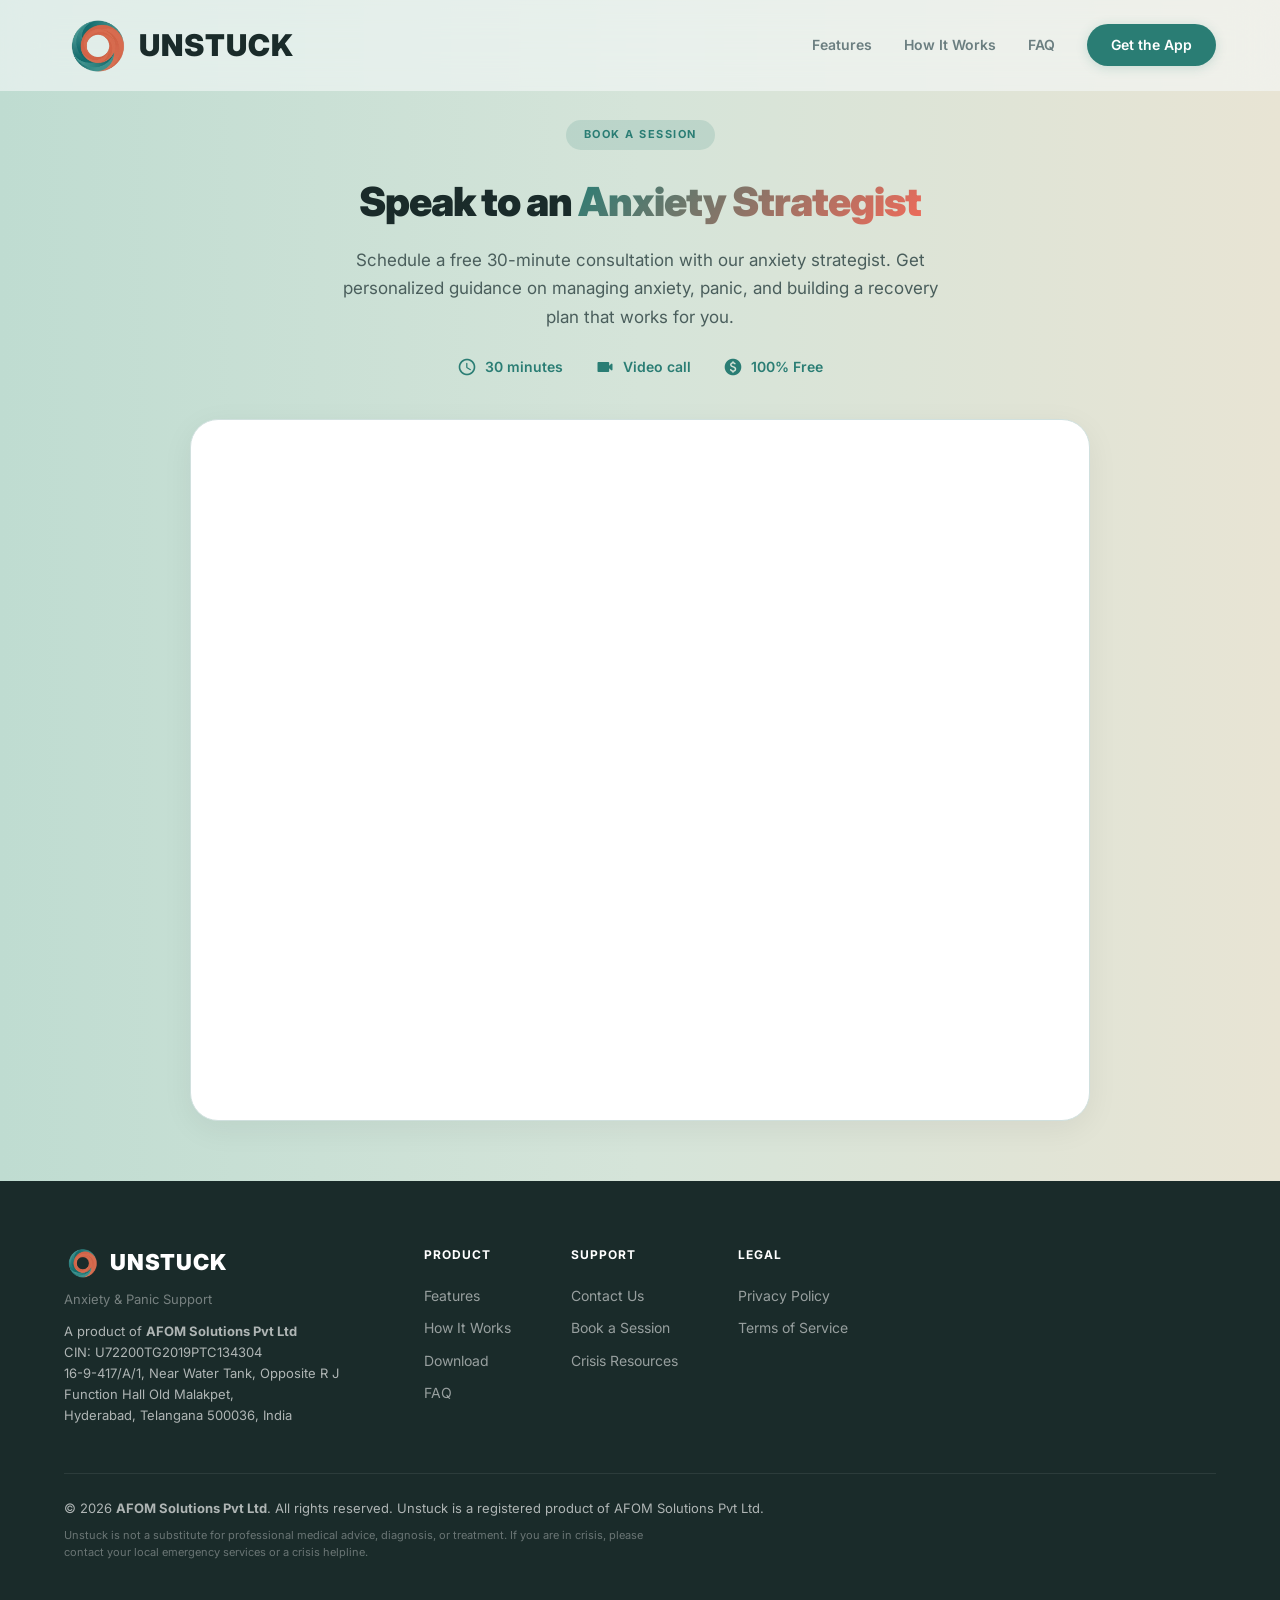
<file: book.html>
<!DOCTYPE html>
<html lang="en">
<head>
  <meta charset="UTF-8">
  <meta name="viewport" content="width=device-width, initial-scale=1.0">
  <title>Book a Session - Unstuck | Anxiety & Panic Support</title>
  <meta name="description" content="Book a free consultation with the Unstuck team. Get personalized guidance on managing anxiety, panic attacks, and mental wellness.">
  <meta property="og:title" content="Book a Session - Unstuck">
  <meta property="og:description" content="Book a free 30-minute consultation with the Unstuck team.">
  <meta property="og:image" content="icon.png">
  <meta property="og:type" content="website">
  <link rel="icon" type="image/png" href="favicon.png">
  <link rel="apple-touch-icon" href="icon.png">
  <link href="https://fonts.googleapis.com/css2?family=Inter:wght@400;500;600;700;800;900&display=swap" rel="stylesheet">
  <link href="https://fonts.googleapis.com/icon?family=Material+Icons+Round" rel="stylesheet">
  <link rel="stylesheet" href="style.css">
  <style>
    .booking-page {
      padding: 120px 0 60px; min-height: 100vh;
      background: linear-gradient(90deg, #BFDCD1 0%, #D5E4D9 50%, #E8E4D4 100%);
    }
    .booking-header { text-align: center; max-width: 600px; margin: 0 auto 40px; }
    .booking-header h1 { font-size: 40px; font-weight: 900; letter-spacing: -1px; margin-bottom: 12px; }
    .booking-header p { font-size: 17px; color: var(--text-sub); line-height: 1.7; }
    .booking-features { display: flex; justify-content: center; gap: 32px; margin-top: 24px; flex-wrap: wrap; }
    .booking-feature { display: flex; align-items: center; gap: 8px; font-size: 14px; font-weight: 600; color: var(--teal); }
    .booking-feature .material-icons-round { font-size: 20px; }
    .calendly-wrapper {
      max-width: 900px; margin: 0 auto;
      background: var(--surface); border-radius: var(--radius-xl);
      border: 1px solid var(--border); overflow: hidden;
      box-shadow: 0 8px 32px rgba(0,0,0,0.06);
      min-height: 700px;
    }
    .calendly-inline-widget { min-width: 320px; height: 700px; }
    @media (max-width: 768px) {
      .booking-header h1 { font-size: 28px; }
      .booking-features { gap: 16px; }
      .calendly-inline-widget { height: 800px; }
    }
  </style>
</head>
<body>

  <!-- ═══════════════ NAVIGATION ═══════════════ -->
  <nav class="nav" id="nav">
    <div class="container nav-inner">
      <a href="index.html" class="nav-logo">
        <img src="icon.png" alt="Unstuck" class="nav-logo-img">
        <span class="nav-logo-text">UNSTUCK</span>
      </a>
      <div class="nav-links">
        <a href="index.html#features">Features</a>
        <a href="index.html#how-it-works">How It Works</a>
        <a href="index.html#faq">FAQ</a>
        <a href="index.html#download" class="nav-cta">Get the App</a>
      </div>
      <button class="nav-mobile-toggle" id="mobileToggle" aria-label="Menu">
        <span class="material-icons-round">menu</span>
      </button>
    </div>
    <div class="nav-mobile" id="mobileMenu">
      <a href="index.html#features">Features</a>
      <a href="index.html#how-it-works">How It Works</a>
      <a href="index.html#faq">FAQ</a>
      <a href="index.html#download" class="nav-cta">Get the App</a>
    </div>
  </nav>

  <!-- ═══════════════ BOOKING ═══════════════ -->
  <section class="booking-page">
    <div class="container">
      <div class="booking-header" data-animate="fade-up">
        <span class="section-badge">Book a Session</span>
        <h1>Speak to an <span class="text-gradient-hero">Anxiety Strategist</span></h1>
        <p>Schedule a free 30-minute consultation with our anxiety strategist. Get personalized guidance on managing anxiety, panic, and building a recovery plan that works for you.</p>
        <div class="booking-features">
          <div class="booking-feature">
            <span class="material-icons-round">schedule</span>
            30 minutes
          </div>
          <div class="booking-feature">
            <span class="material-icons-round">videocam</span>
            Video call
          </div>
          <div class="booking-feature">
            <span class="material-icons-round">paid</span>
            100% Free
          </div>
        </div>
      </div>

      <div class="calendly-wrapper" data-animate="fade-up" data-delay="200">
        <div class="calendly-inline-widget" data-url="https://calendly.com/unstuck-mobileapp/30min?hide_gdpr_banner=1&primary_color=2A7D74"></div>
      </div>
    </div>
  </section>

  <!-- ═══════════════ FOOTER ═══════════════ -->
  <footer class="footer">
    <div class="container">
      <div class="footer-top">
        <div class="footer-brand">
          <div class="footer-brand-row">
            <img src="icon.png" alt="Unstuck" class="footer-logo">
            <span class="footer-brand-name">UNSTUCK</span>
          </div>
          <p class="footer-tagline">Anxiety & Panic Support</p>
          <p class="footer-desc">A product of <strong>AFOM Solutions Pvt Ltd</strong><br>CIN: U72200TG2019PTC134304<br>16-9-417/A/1, Near Water Tank, Opposite R J Function Hall Old Malakpet,<br>Hyderabad, Telangana 500036, India</p>
        </div>
        <div class="footer-links">
          <div class="footer-col">
            <h4>Product</h4>
            <a href="index.html#features">Features</a>
            <a href="index.html#how-it-works">How It Works</a>
            <a href="index.html#download">Download</a>
            <a href="index.html#faq">FAQ</a>
          </div>
          <div class="footer-col">
            <h4>Support</h4>
            <a href="mailto:hello@unstuckforlife.com">Contact Us</a>
            <a href="book.html">Book a Session</a>
            <a href="#">Crisis Resources</a>
          </div>
          <div class="footer-col">
            <h4>Legal</h4>
            <a href="privacy.html">Privacy Policy</a>
            <a href="terms.html">Terms of Service</a>
          </div>
        </div>
      </div>
      <div class="footer-bottom">
        <p>&copy; 2026 <strong>AFOM Solutions Pvt Ltd</strong>. All rights reserved. Unstuck is a registered product of AFOM Solutions Pvt Ltd.</p>
        <p class="footer-disclaimer">Unstuck is not a substitute for professional medical advice, diagnosis, or treatment. If you are in crisis, please contact your local emergency services or a crisis helpline.</p>
      </div>
    </div>
  </footer>

  <!-- Calendly embed script -->
  <script src="https://assets.calendly.com/assets/external/widget.js" async></script>
  <script src="script.js"></script>
</body>
</html>
</file>
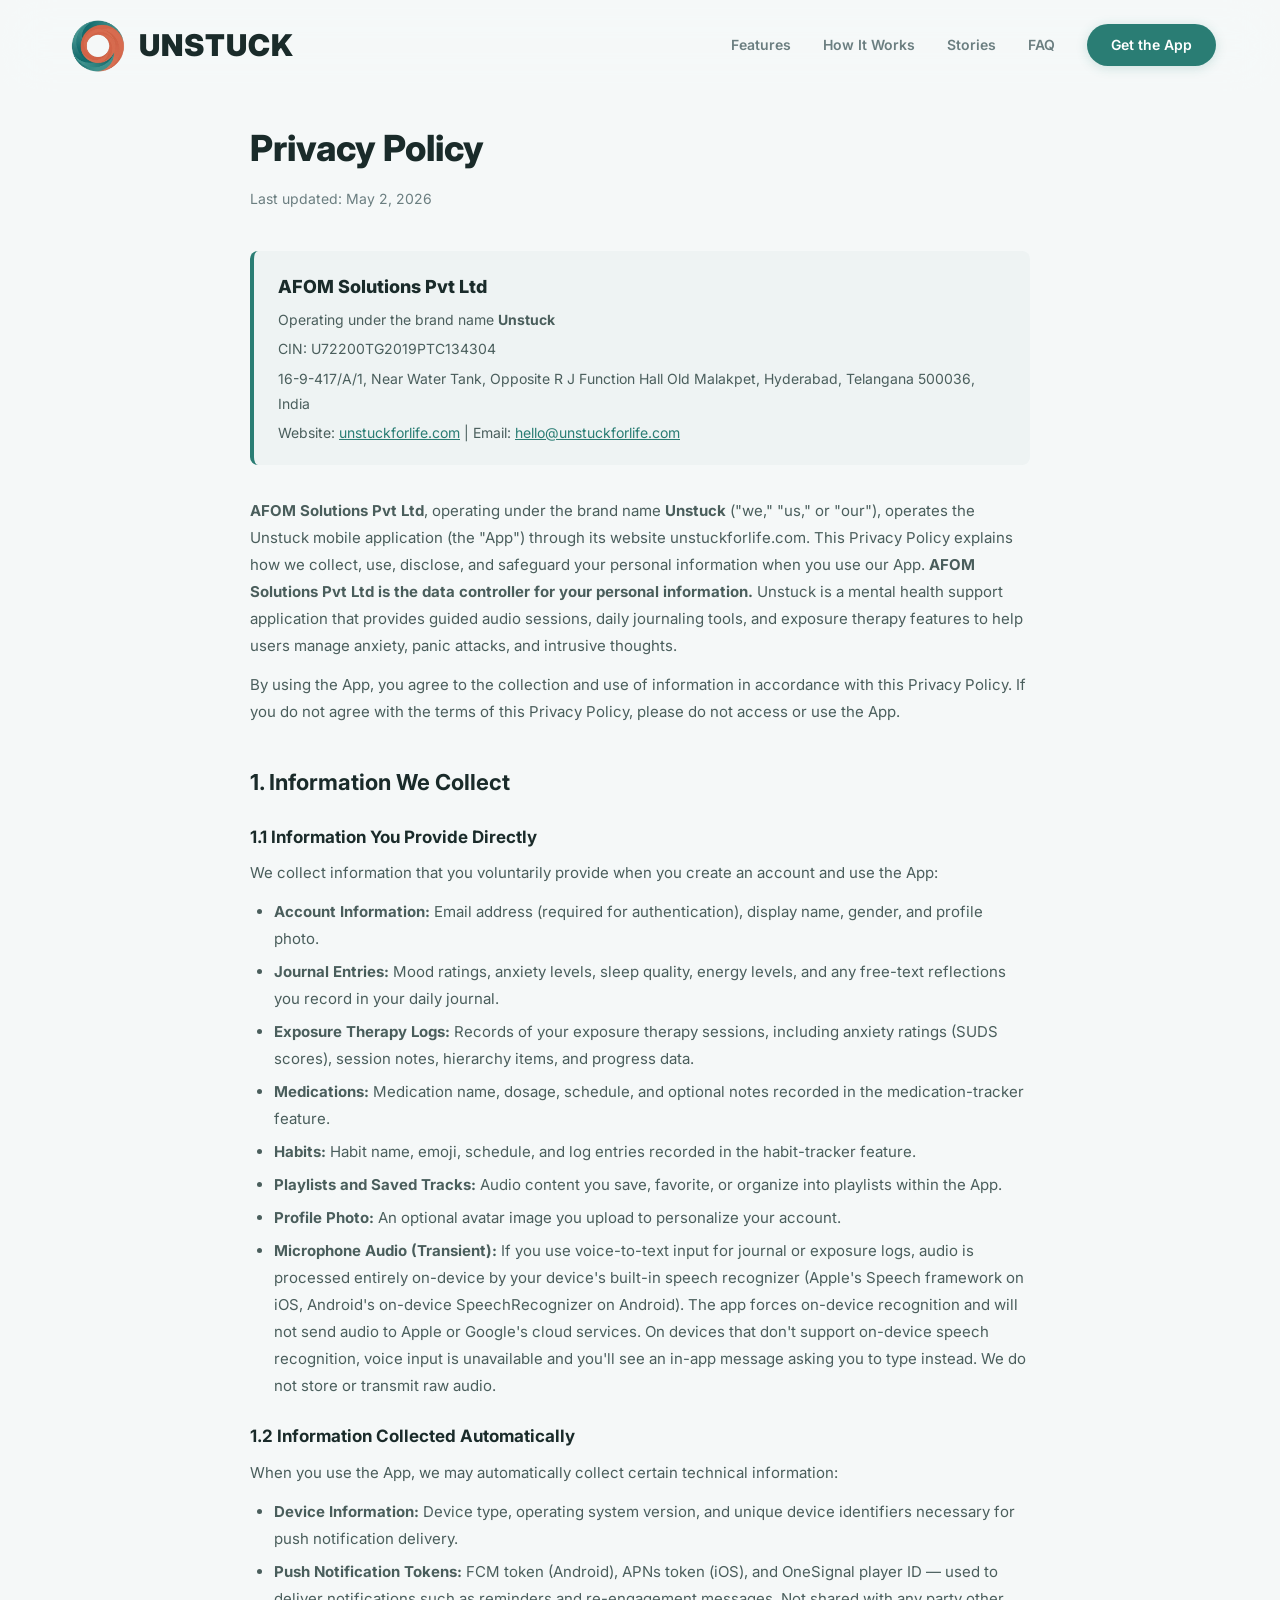
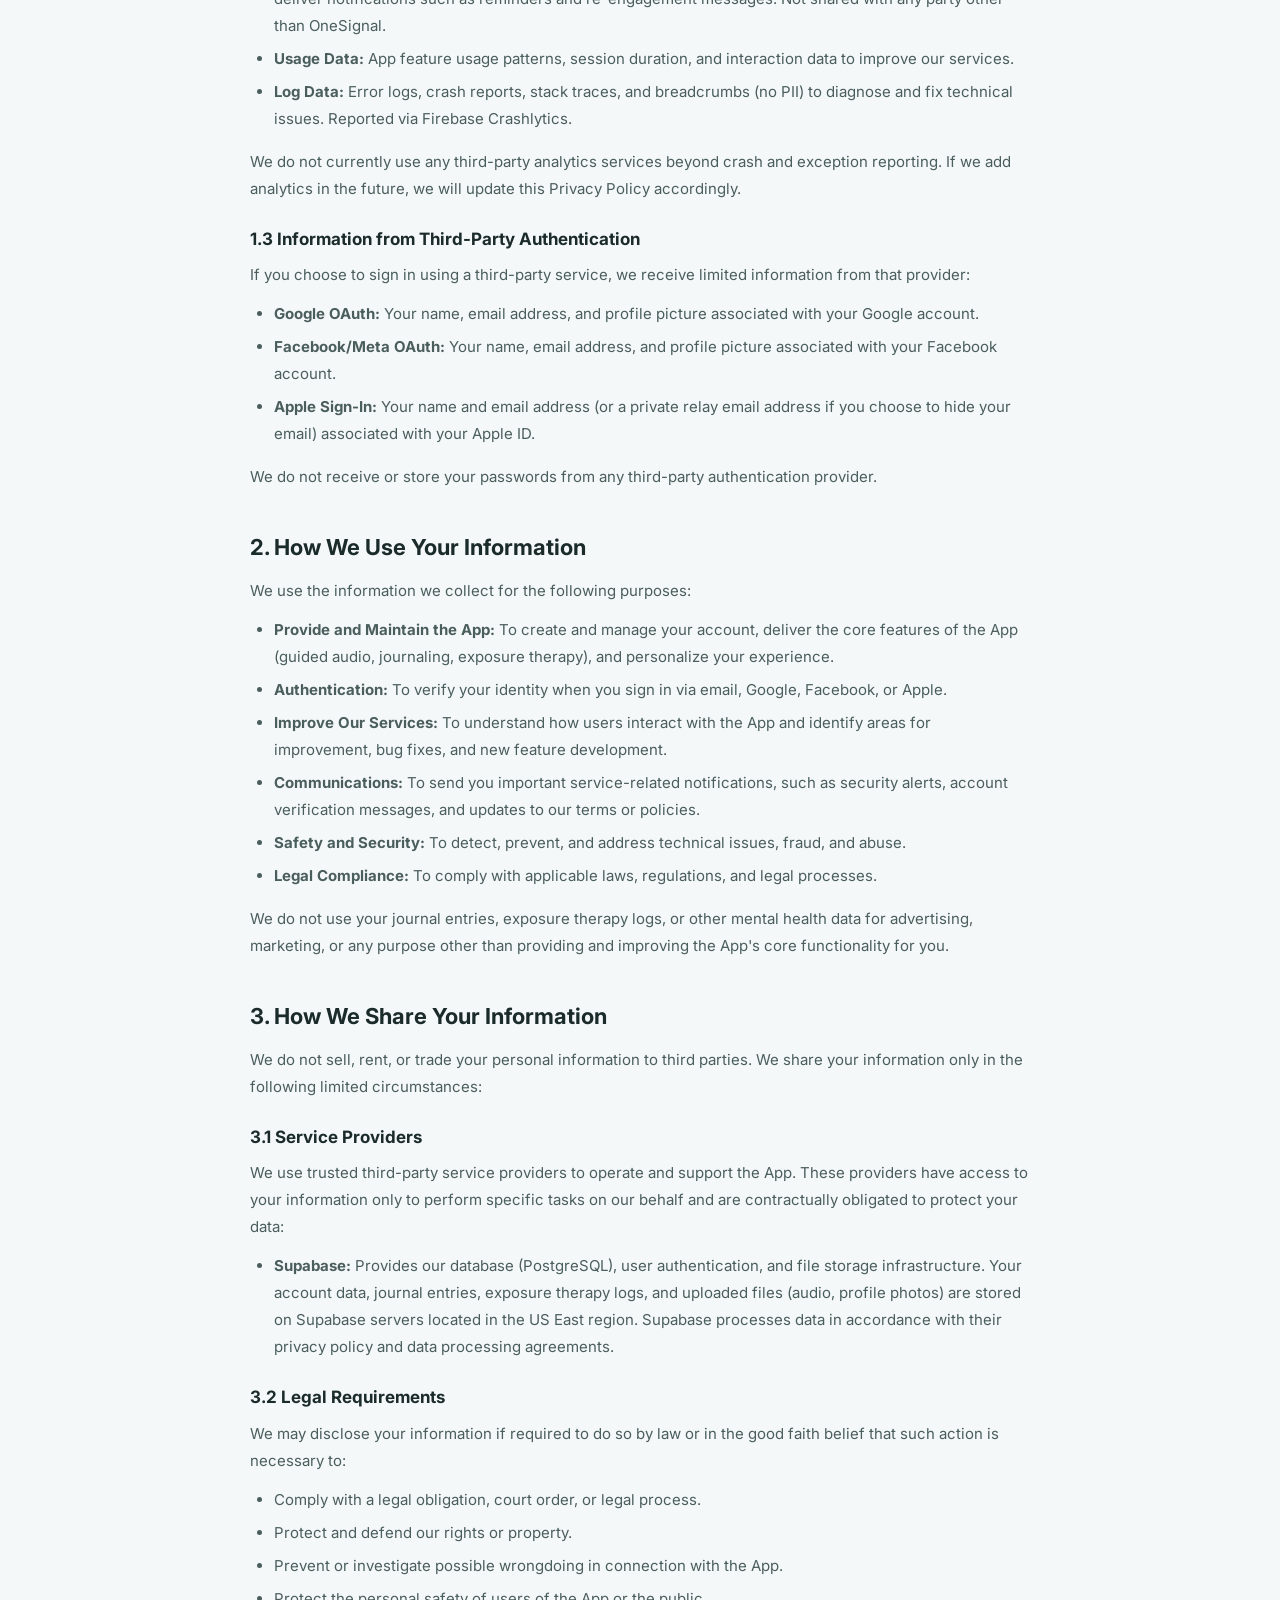
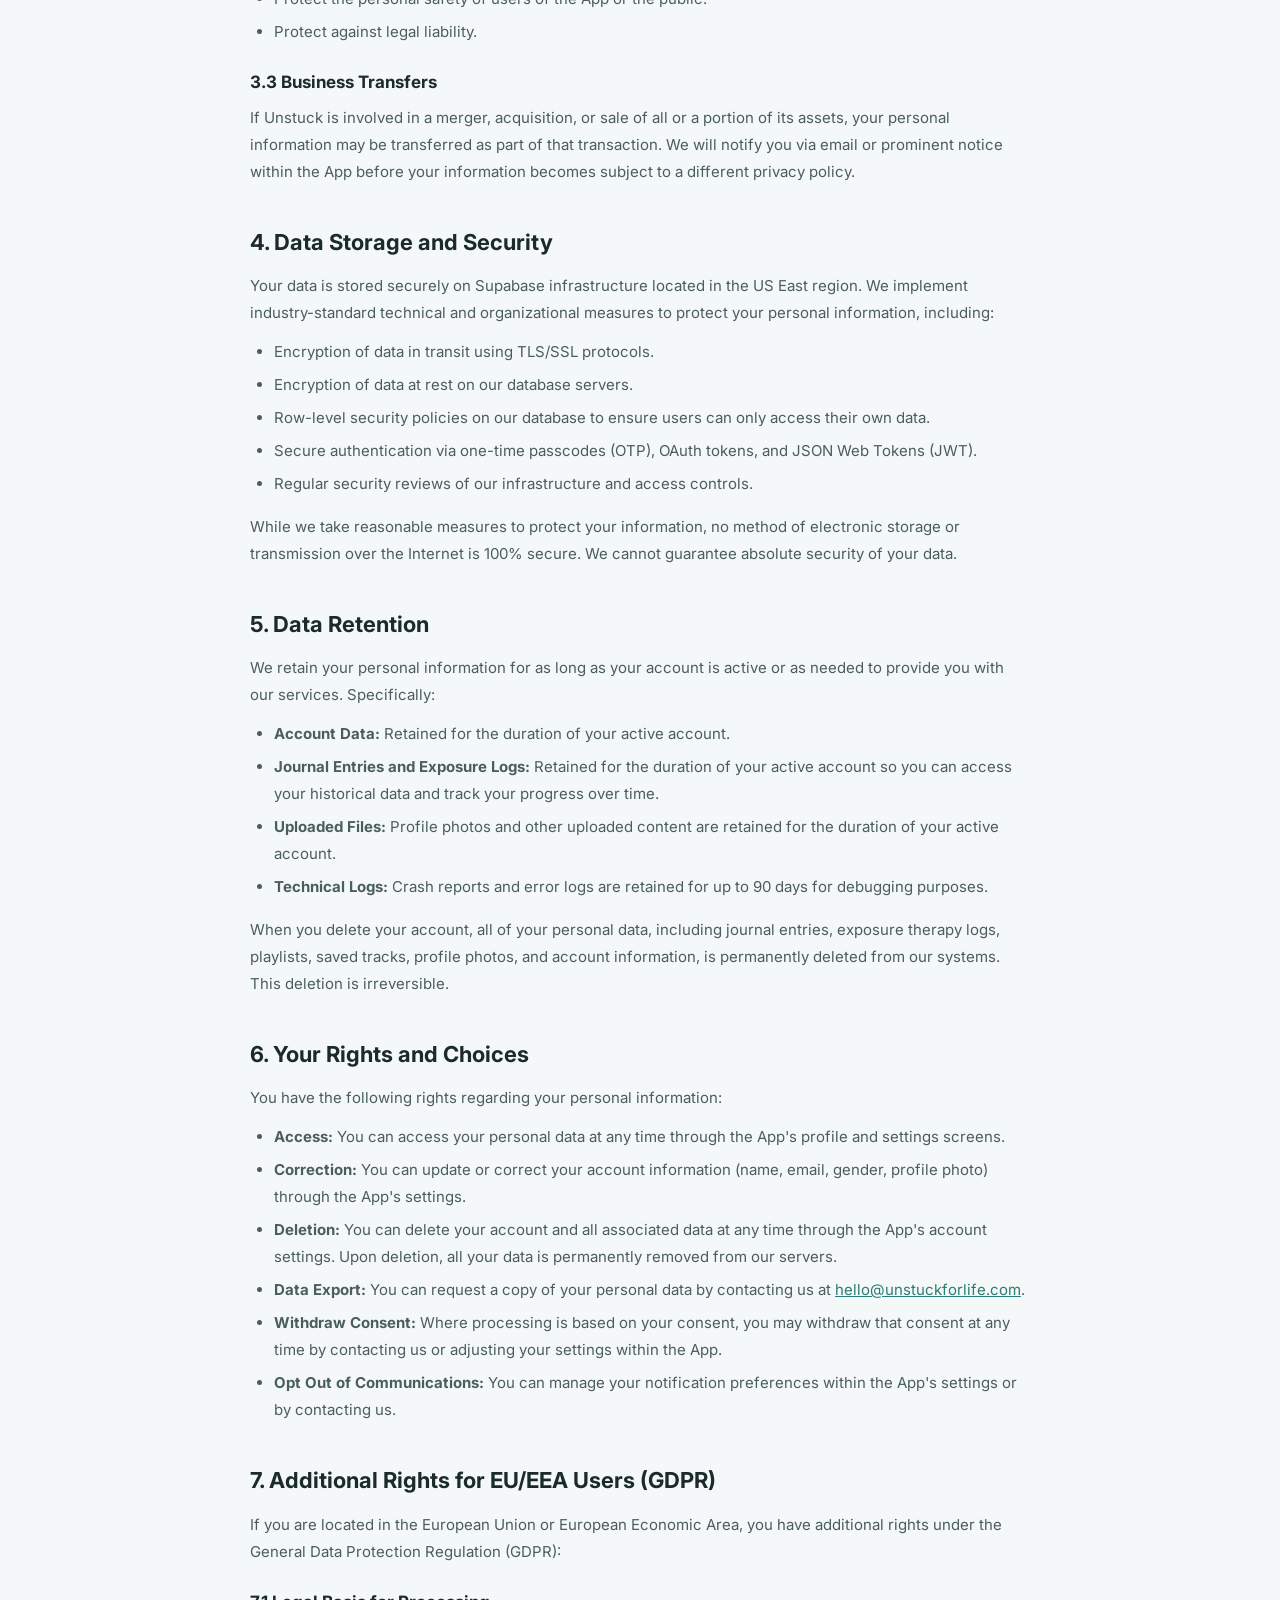
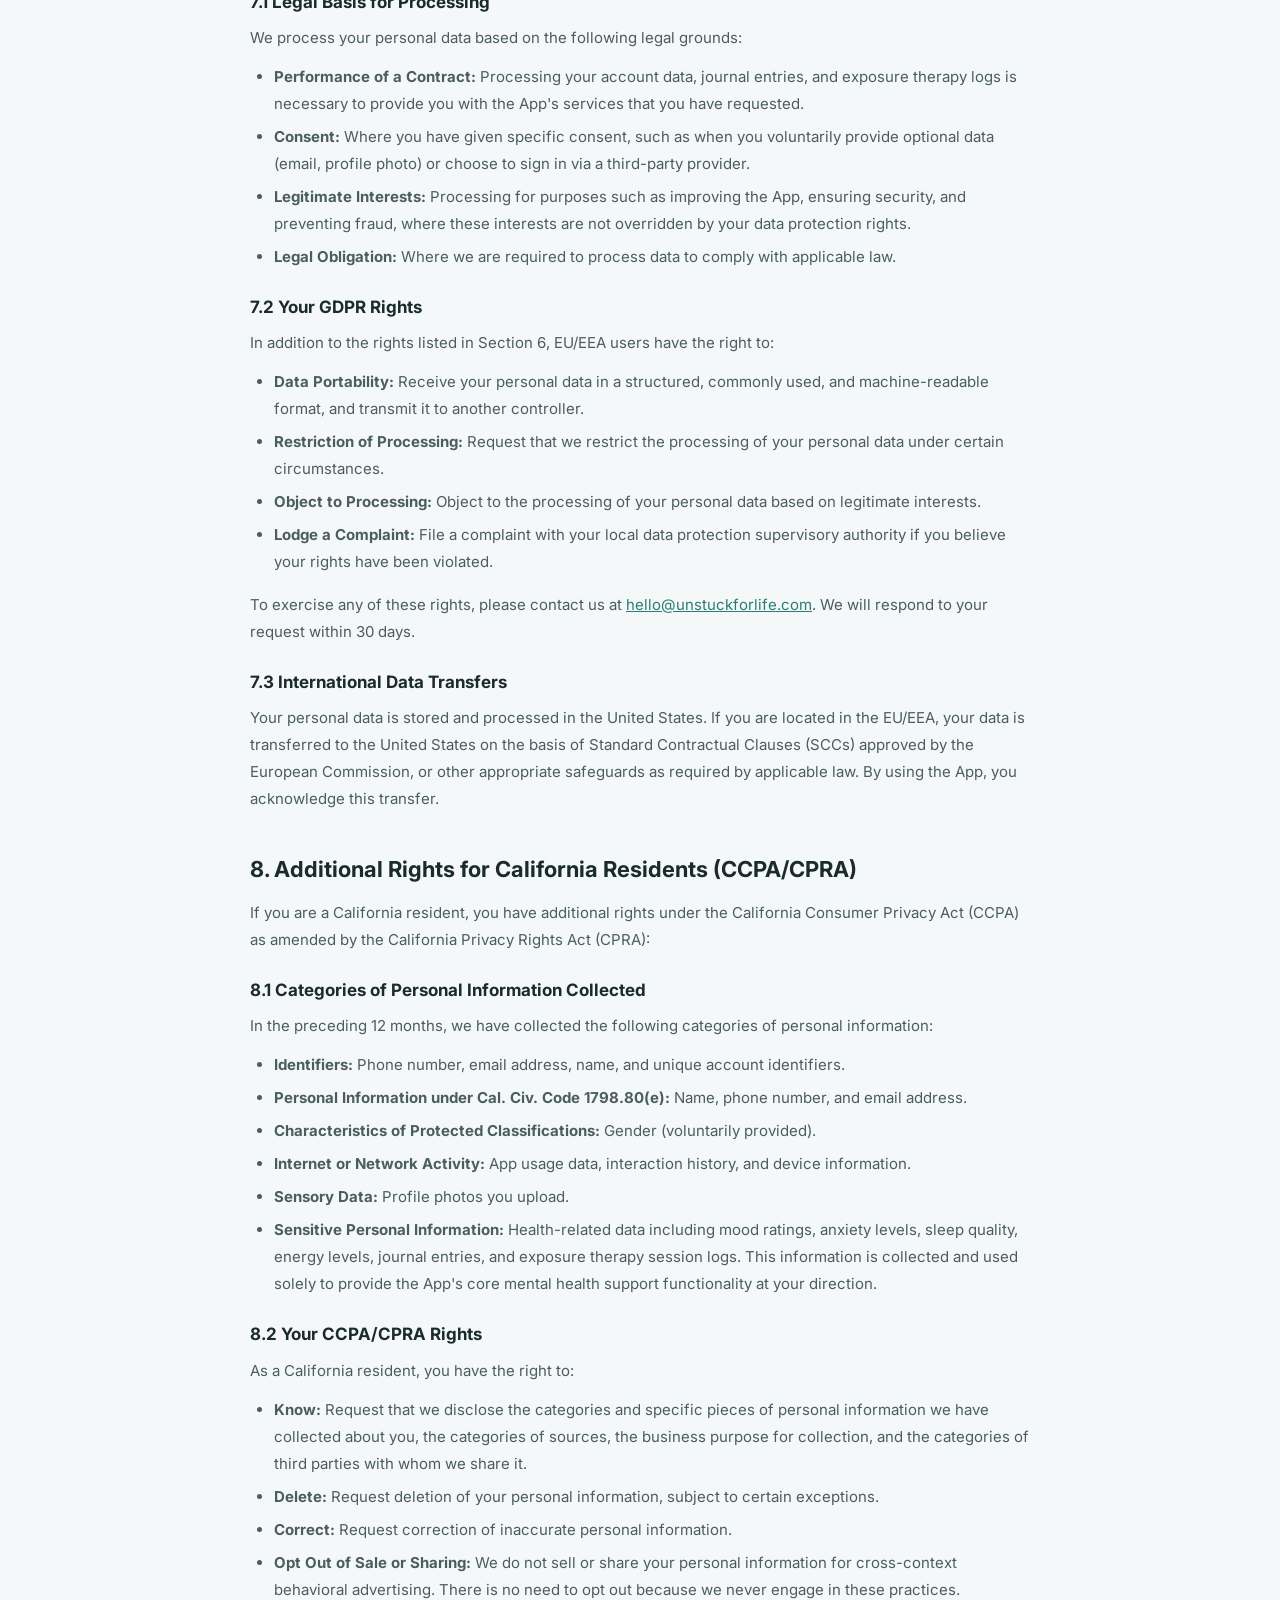
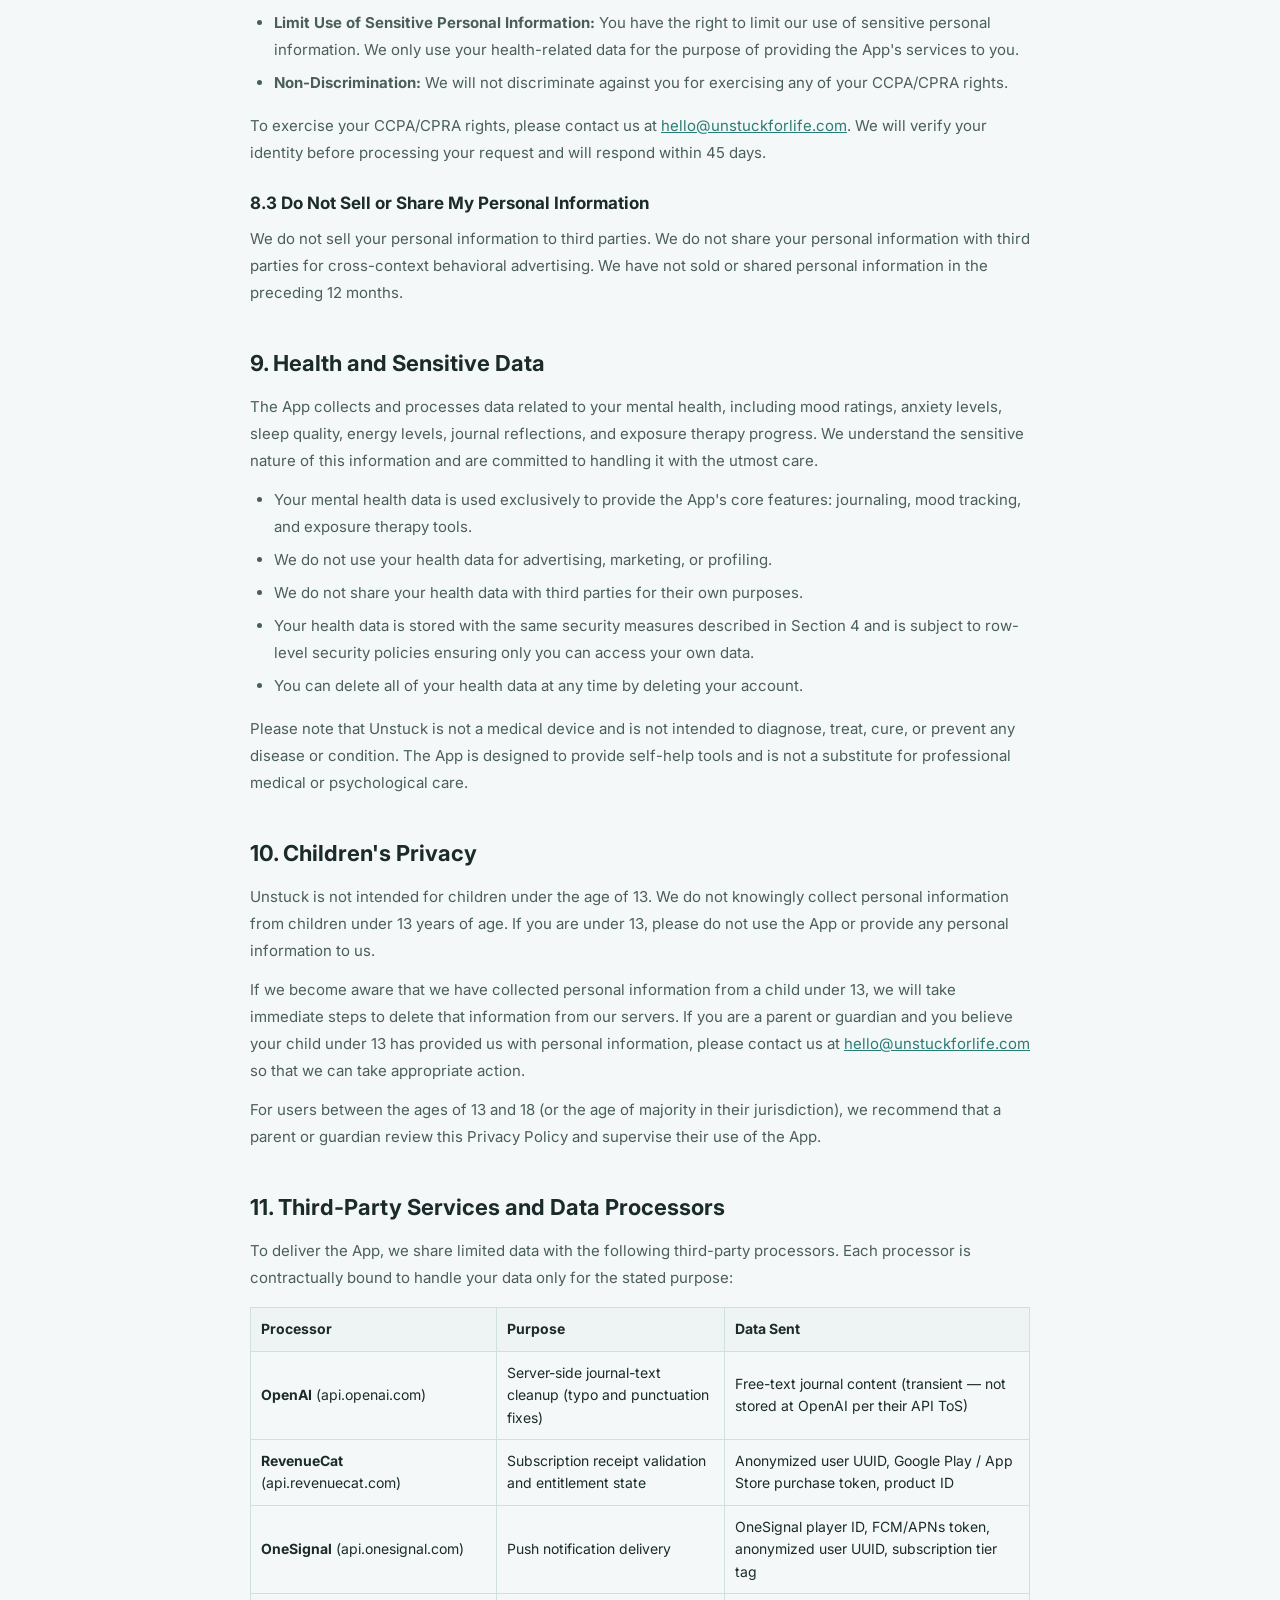
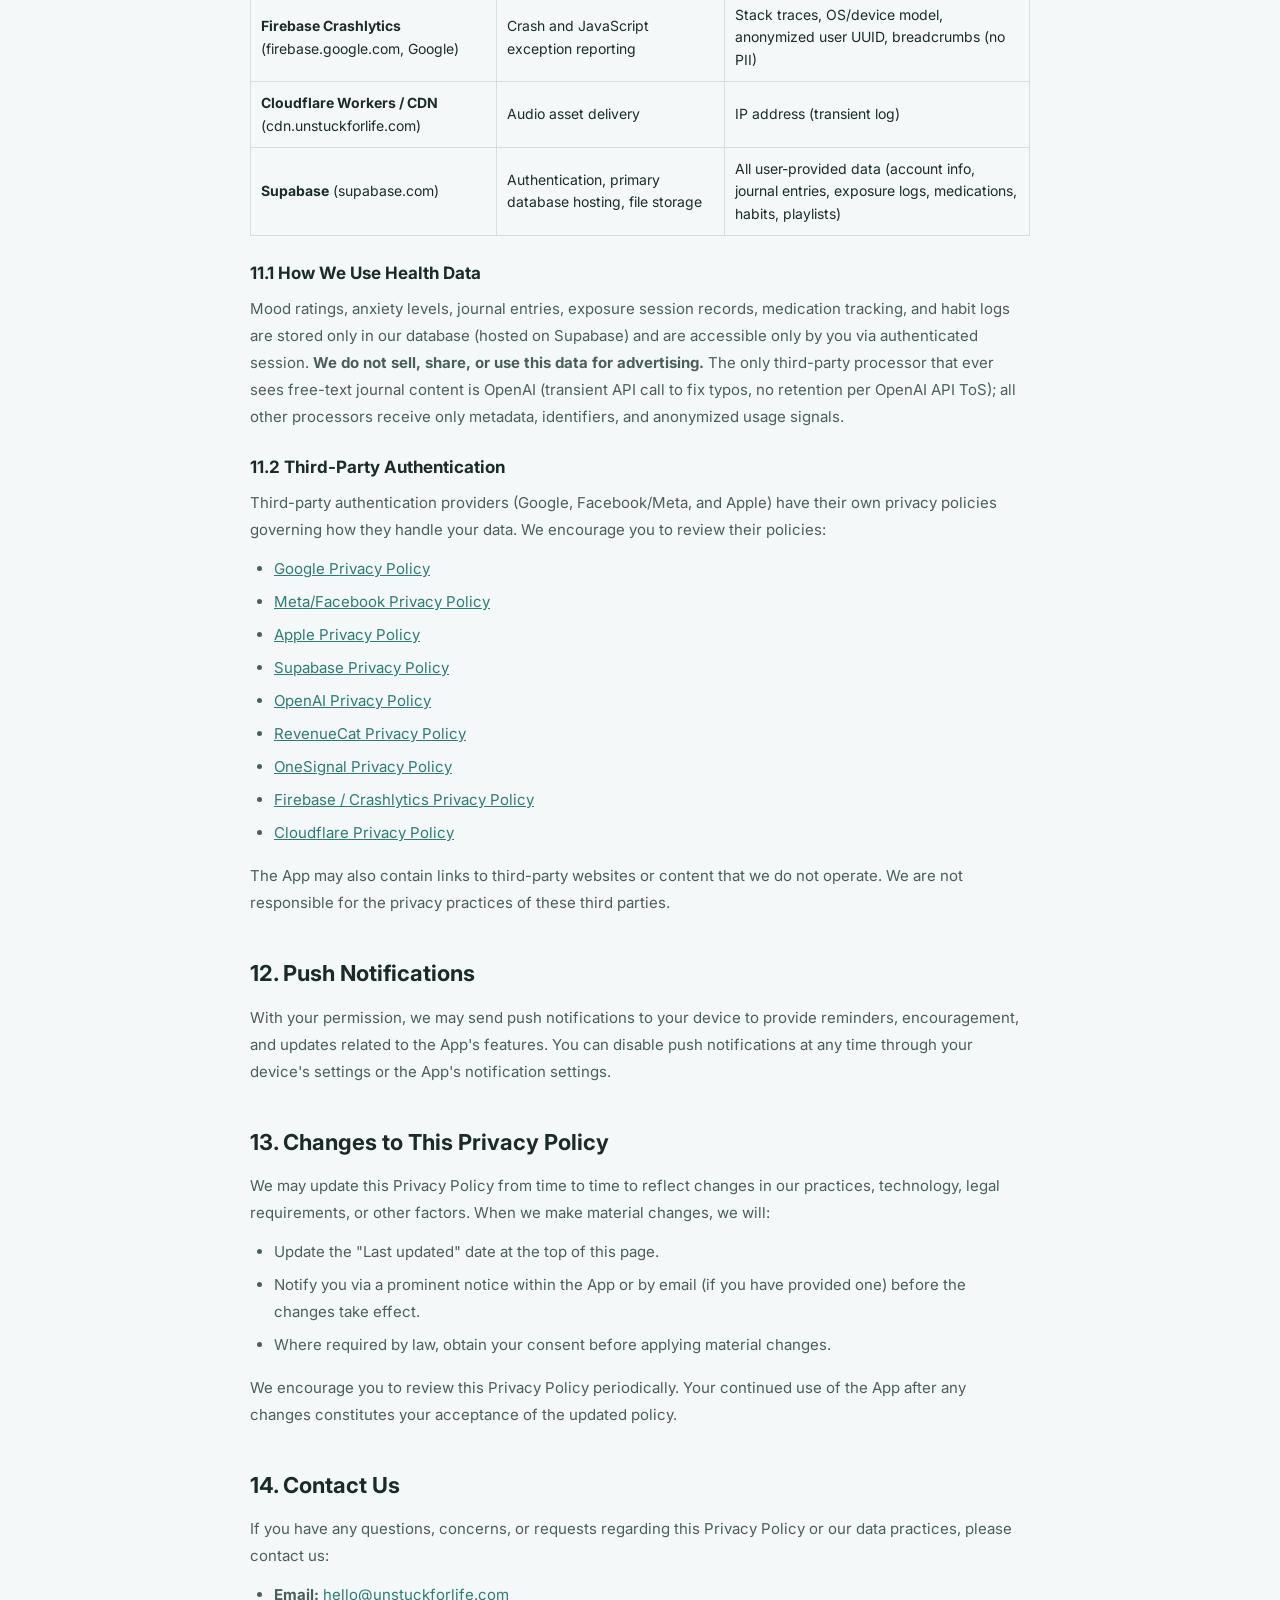
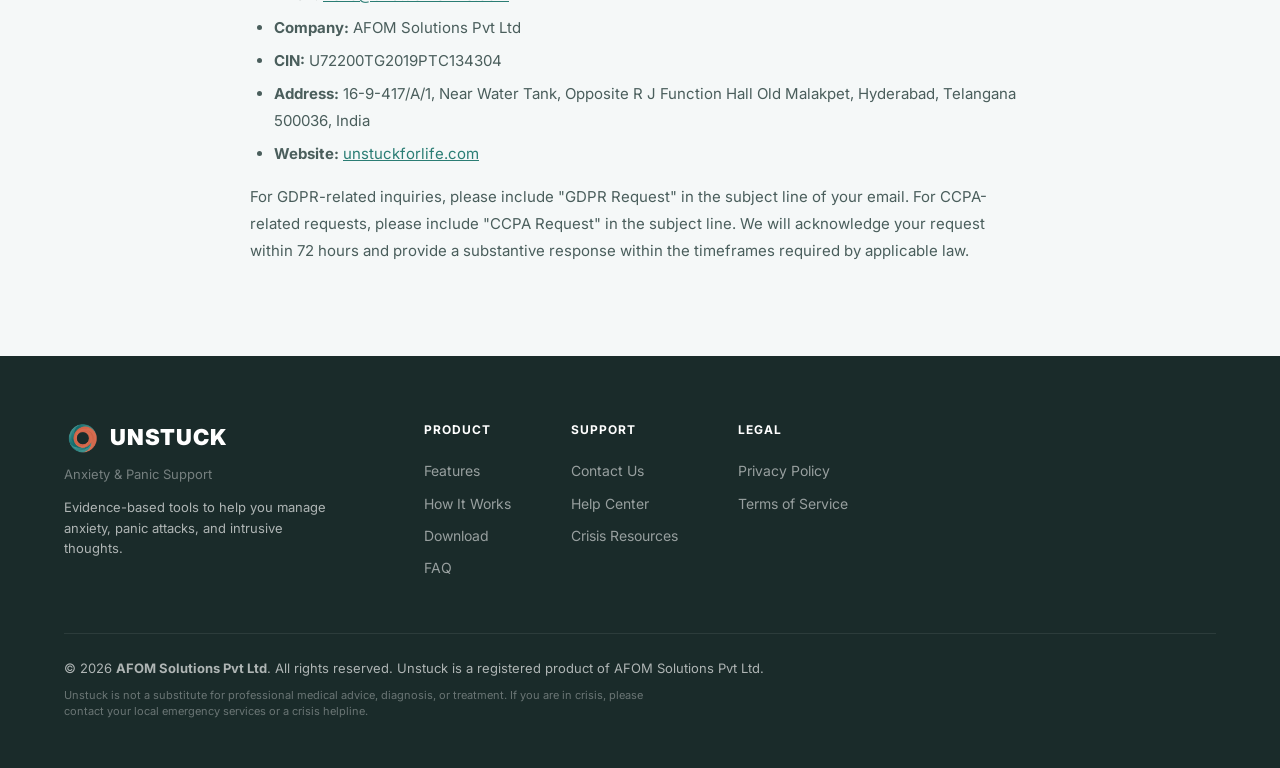
<file: privacy.html>
<!DOCTYPE html>
<html lang="en">
<head>
  <meta charset="UTF-8">
  <meta name="viewport" content="width=device-width, initial-scale=1.0">
  <title>Privacy Policy - Unstuck</title>
  <meta name="description" content="Unstuck Privacy Policy. Learn how we collect, use, and protect your personal data.">
  <link rel="icon" type="image/png" href="favicon.png">
  <link rel="apple-touch-icon" href="icon.png">
  <link href="https://fonts.googleapis.com/css2?family=Inter:wght@400;500;600;700;800;900&display=swap" rel="stylesheet">
  <link href="https://fonts.googleapis.com/icon?family=Material+Icons+Round" rel="stylesheet">
  <link rel="stylesheet" href="style.css">
</head>
<body>

  <!-- ═══════════════ NAVIGATION ═══════════════ -->
  <nav class="nav" id="nav">
    <div class="container nav-inner">
      <a href="index.html" class="nav-logo">
        <img src="icon.png" alt="Unstuck" class="nav-logo-img">
        <span class="nav-logo-text">UNSTUCK</span>
      </a>
      <div class="nav-links">
        <a href="index.html#features">Features</a>
        <a href="index.html#how-it-works">How It Works</a>
        <a href="index.html#testimonials">Stories</a>
        <a href="index.html#faq">FAQ</a>
        <a href="index.html#download" class="nav-cta">Get the App</a>
      </div>
      <button class="nav-mobile-toggle" id="mobileToggle" aria-label="Menu">
        <span class="material-icons-round">menu</span>
      </button>
    </div>
    <div class="nav-mobile" id="mobileMenu">
      <a href="index.html#features">Features</a>
      <a href="index.html#how-it-works">How It Works</a>
      <a href="index.html#testimonials">Stories</a>
      <a href="index.html#faq">FAQ</a>
      <a href="index.html#download" class="nav-cta">Get the App</a>
    </div>
  </nav>

  <!-- ═══════════════ PRIVACY POLICY ═══════════════ -->
  <section class="legal-page">
    <div class="container">
      <div class="legal-content">

        <h1>Privacy Policy</h1>
        <p class="legal-updated">Last updated: May 2, 2026</p>

        <div style="background:#EEF3F3; border-left:4px solid #2A7D74; padding:20px 24px; border-radius:8px; margin-bottom:32px;">
          <p style="margin:0 0 4px; font-size:18px; font-weight:800; color:#1A2B2A;">AFOM Solutions Pvt Ltd</p>
          <p style="margin:0 0 4px; font-size:14px; color:#4A5E5C;">Operating under the brand name <strong>Unstuck</strong></p>
          <p style="margin:0 0 4px; font-size:14px; color:#4A5E5C;">CIN: U72200TG2019PTC134304</p>
          <p style="margin:0 0 4px; font-size:14px; color:#4A5E5C;">16-9-417/A/1, Near Water Tank, Opposite R J Function Hall Old Malakpet, Hyderabad, Telangana 500036, India</p>
          <p style="margin:0; font-size:14px; color:#4A5E5C;">Website: <a href="https://unstuckforlife.com" style="color:#2A7D74;">unstuckforlife.com</a> | Email: <a href="mailto:hello@unstuckforlife.com" style="color:#2A7D74;">hello@unstuckforlife.com</a></p>
        </div>

        <p><strong>AFOM Solutions Pvt Ltd</strong>, operating under the brand name <strong>Unstuck</strong> ("we," "us," or "our"), operates the Unstuck mobile application (the "App") through its website unstuckforlife.com. This Privacy Policy explains how we collect, use, disclose, and safeguard your personal information when you use our App. <strong>AFOM Solutions Pvt Ltd is the data controller for your personal information.</strong> Unstuck is a mental health support application that provides guided audio sessions, daily journaling tools, and exposure therapy features to help users manage anxiety, panic attacks, and intrusive thoughts.</p>

        <p>By using the App, you agree to the collection and use of information in accordance with this Privacy Policy. If you do not agree with the terms of this Privacy Policy, please do not access or use the App.</p>

        <!-- ── 1. INFORMATION WE COLLECT ── -->
        <h2>1. Information We Collect</h2>

        <h3>1.1 Information You Provide Directly</h3>
        <p>We collect information that you voluntarily provide when you create an account and use the App:</p>
        <ul>
          <li><strong>Account Information:</strong> Email address (required for authentication), display name, gender, and profile photo.</li>
          <li><strong>Journal Entries:</strong> Mood ratings, anxiety levels, sleep quality, energy levels, and any free-text reflections you record in your daily journal.</li>
          <li><strong>Exposure Therapy Logs:</strong> Records of your exposure therapy sessions, including anxiety ratings (SUDS scores), session notes, hierarchy items, and progress data.</li>
          <li><strong>Medications:</strong> Medication name, dosage, schedule, and optional notes recorded in the medication-tracker feature.</li>
          <li><strong>Habits:</strong> Habit name, emoji, schedule, and log entries recorded in the habit-tracker feature.</li>
          <li><strong>Playlists and Saved Tracks:</strong> Audio content you save, favorite, or organize into playlists within the App.</li>
          <li><strong>Profile Photo:</strong> An optional avatar image you upload to personalize your account.</li>
          <li><strong>Microphone Audio (Transient):</strong> If you use voice-to-text input for journal or exposure logs, audio is processed entirely on-device by your device's built-in speech recognizer (Apple's Speech framework on iOS, Android's on-device SpeechRecognizer on Android). The app forces on-device recognition and will not send audio to Apple or Google's cloud services. On devices that don't support on-device speech recognition, voice input is unavailable and you'll see an in-app message asking you to type instead. We do not store or transmit raw audio.</li>
        </ul>

        <h3>1.2 Information Collected Automatically</h3>
        <p>When you use the App, we may automatically collect certain technical information:</p>
        <ul>
          <li><strong>Device Information:</strong> Device type, operating system version, and unique device identifiers necessary for push notification delivery.</li>
          <li><strong>Push Notification Tokens:</strong> FCM token (Android), APNs token (iOS), and OneSignal player ID — used to deliver notifications such as reminders and re-engagement messages. Not shared with any party other than OneSignal.</li>
          <li><strong>Usage Data:</strong> App feature usage patterns, session duration, and interaction data to improve our services.</li>
          <li><strong>Log Data:</strong> Error logs, crash reports, stack traces, and breadcrumbs (no PII) to diagnose and fix technical issues. Reported via Firebase Crashlytics.</li>
        </ul>
        <p>We do not currently use any third-party analytics services beyond crash and exception reporting. If we add analytics in the future, we will update this Privacy Policy accordingly.</p>

        <h3>1.3 Information from Third-Party Authentication</h3>
        <p>If you choose to sign in using a third-party service, we receive limited information from that provider:</p>
        <ul>
          <li><strong>Google OAuth:</strong> Your name, email address, and profile picture associated with your Google account.</li>
          <li><strong>Facebook/Meta OAuth:</strong> Your name, email address, and profile picture associated with your Facebook account.</li>
          <li><strong>Apple Sign-In:</strong> Your name and email address (or a private relay email address if you choose to hide your email) associated with your Apple ID.</li>
        </ul>
        <p>We do not receive or store your passwords from any third-party authentication provider.</p>

        <!-- ── 2. HOW WE USE YOUR INFORMATION ── -->
        <h2>2. How We Use Your Information</h2>
        <p>We use the information we collect for the following purposes:</p>
        <ul>
          <li><strong>Provide and Maintain the App:</strong> To create and manage your account, deliver the core features of the App (guided audio, journaling, exposure therapy), and personalize your experience.</li>
          <li><strong>Authentication:</strong> To verify your identity when you sign in via email, Google, Facebook, or Apple.</li>
          <li><strong>Improve Our Services:</strong> To understand how users interact with the App and identify areas for improvement, bug fixes, and new feature development.</li>
          <li><strong>Communications:</strong> To send you important service-related notifications, such as security alerts, account verification messages, and updates to our terms or policies.</li>
          <li><strong>Safety and Security:</strong> To detect, prevent, and address technical issues, fraud, and abuse.</li>
          <li><strong>Legal Compliance:</strong> To comply with applicable laws, regulations, and legal processes.</li>
        </ul>
        <p>We do not use your journal entries, exposure therapy logs, or other mental health data for advertising, marketing, or any purpose other than providing and improving the App's core functionality for you.</p>

        <!-- ── 3. HOW WE SHARE YOUR INFORMATION ── -->
        <h2>3. How We Share Your Information</h2>
        <p>We do not sell, rent, or trade your personal information to third parties. We share your information only in the following limited circumstances:</p>

        <h3>3.1 Service Providers</h3>
        <p>We use trusted third-party service providers to operate and support the App. These providers have access to your information only to perform specific tasks on our behalf and are contractually obligated to protect your data:</p>
        <ul>
          <li><strong>Supabase:</strong> Provides our database (PostgreSQL), user authentication, and file storage infrastructure. Your account data, journal entries, exposure therapy logs, and uploaded files (audio, profile photos) are stored on Supabase servers located in the US East region. Supabase processes data in accordance with their privacy policy and data processing agreements.</li>
        </ul>

        <h3>3.2 Legal Requirements</h3>
        <p>We may disclose your information if required to do so by law or in the good faith belief that such action is necessary to:</p>
        <ul>
          <li>Comply with a legal obligation, court order, or legal process.</li>
          <li>Protect and defend our rights or property.</li>
          <li>Prevent or investigate possible wrongdoing in connection with the App.</li>
          <li>Protect the personal safety of users of the App or the public.</li>
          <li>Protect against legal liability.</li>
        </ul>

        <h3>3.3 Business Transfers</h3>
        <p>If Unstuck is involved in a merger, acquisition, or sale of all or a portion of its assets, your personal information may be transferred as part of that transaction. We will notify you via email or prominent notice within the App before your information becomes subject to a different privacy policy.</p>

        <!-- ── 4. DATA STORAGE AND SECURITY ── -->
        <h2>4. Data Storage and Security</h2>
        <p>Your data is stored securely on Supabase infrastructure located in the US East region. We implement industry-standard technical and organizational measures to protect your personal information, including:</p>
        <ul>
          <li>Encryption of data in transit using TLS/SSL protocols.</li>
          <li>Encryption of data at rest on our database servers.</li>
          <li>Row-level security policies on our database to ensure users can only access their own data.</li>
          <li>Secure authentication via one-time passcodes (OTP), OAuth tokens, and JSON Web Tokens (JWT).</li>
          <li>Regular security reviews of our infrastructure and access controls.</li>
        </ul>
        <p>While we take reasonable measures to protect your information, no method of electronic storage or transmission over the Internet is 100% secure. We cannot guarantee absolute security of your data.</p>

        <!-- ── 5. DATA RETENTION ── -->
        <h2>5. Data Retention</h2>
        <p>We retain your personal information for as long as your account is active or as needed to provide you with our services. Specifically:</p>
        <ul>
          <li><strong>Account Data:</strong> Retained for the duration of your active account.</li>
          <li><strong>Journal Entries and Exposure Logs:</strong> Retained for the duration of your active account so you can access your historical data and track your progress over time.</li>
          <li><strong>Uploaded Files:</strong> Profile photos and other uploaded content are retained for the duration of your active account.</li>
          <li><strong>Technical Logs:</strong> Crash reports and error logs are retained for up to 90 days for debugging purposes.</li>
        </ul>
        <p>When you delete your account, all of your personal data, including journal entries, exposure therapy logs, playlists, saved tracks, profile photos, and account information, is permanently deleted from our systems. This deletion is irreversible.</p>

        <!-- ── 6. YOUR RIGHTS AND CHOICES ── -->
        <h2>6. Your Rights and Choices</h2>
        <p>You have the following rights regarding your personal information:</p>
        <ul>
          <li><strong>Access:</strong> You can access your personal data at any time through the App's profile and settings screens.</li>
          <li><strong>Correction:</strong> You can update or correct your account information (name, email, gender, profile photo) through the App's settings.</li>
          <li><strong>Deletion:</strong> You can delete your account and all associated data at any time through the App's account settings. Upon deletion, all your data is permanently removed from our servers.</li>
          <li><strong>Data Export:</strong> You can request a copy of your personal data by contacting us at <a href="mailto:hello@unstuckforlife.com">hello@unstuckforlife.com</a>.</li>
          <li><strong>Withdraw Consent:</strong> Where processing is based on your consent, you may withdraw that consent at any time by contacting us or adjusting your settings within the App.</li>
          <li><strong>Opt Out of Communications:</strong> You can manage your notification preferences within the App's settings or by contacting us.</li>
        </ul>

        <!-- ── 7. GDPR (EU/EEA USERS) ── -->
        <h2>7. Additional Rights for EU/EEA Users (GDPR)</h2>
        <p>If you are located in the European Union or European Economic Area, you have additional rights under the General Data Protection Regulation (GDPR):</p>

        <h3>7.1 Legal Basis for Processing</h3>
        <p>We process your personal data based on the following legal grounds:</p>
        <ul>
          <li><strong>Performance of a Contract:</strong> Processing your account data, journal entries, and exposure therapy logs is necessary to provide you with the App's services that you have requested.</li>
          <li><strong>Consent:</strong> Where you have given specific consent, such as when you voluntarily provide optional data (email, profile photo) or choose to sign in via a third-party provider.</li>
          <li><strong>Legitimate Interests:</strong> Processing for purposes such as improving the App, ensuring security, and preventing fraud, where these interests are not overridden by your data protection rights.</li>
          <li><strong>Legal Obligation:</strong> Where we are required to process data to comply with applicable law.</li>
        </ul>

        <h3>7.2 Your GDPR Rights</h3>
        <p>In addition to the rights listed in Section 6, EU/EEA users have the right to:</p>
        <ul>
          <li><strong>Data Portability:</strong> Receive your personal data in a structured, commonly used, and machine-readable format, and transmit it to another controller.</li>
          <li><strong>Restriction of Processing:</strong> Request that we restrict the processing of your personal data under certain circumstances.</li>
          <li><strong>Object to Processing:</strong> Object to the processing of your personal data based on legitimate interests.</li>
          <li><strong>Lodge a Complaint:</strong> File a complaint with your local data protection supervisory authority if you believe your rights have been violated.</li>
        </ul>
        <p>To exercise any of these rights, please contact us at <a href="mailto:hello@unstuckforlife.com">hello@unstuckforlife.com</a>. We will respond to your request within 30 days.</p>

        <h3>7.3 International Data Transfers</h3>
        <p>Your personal data is stored and processed in the United States. If you are located in the EU/EEA, your data is transferred to the United States on the basis of Standard Contractual Clauses (SCCs) approved by the European Commission, or other appropriate safeguards as required by applicable law. By using the App, you acknowledge this transfer.</p>

        <!-- ── 8. CCPA (CALIFORNIA USERS) ── -->
        <h2>8. Additional Rights for California Residents (CCPA/CPRA)</h2>
        <p>If you are a California resident, you have additional rights under the California Consumer Privacy Act (CCPA) as amended by the California Privacy Rights Act (CPRA):</p>

        <h3>8.1 Categories of Personal Information Collected</h3>
        <p>In the preceding 12 months, we have collected the following categories of personal information:</p>
        <ul>
          <li><strong>Identifiers:</strong> Phone number, email address, name, and unique account identifiers.</li>
          <li><strong>Personal Information under Cal. Civ. Code 1798.80(e):</strong> Name, phone number, and email address.</li>
          <li><strong>Characteristics of Protected Classifications:</strong> Gender (voluntarily provided).</li>
          <li><strong>Internet or Network Activity:</strong> App usage data, interaction history, and device information.</li>
          <li><strong>Sensory Data:</strong> Profile photos you upload.</li>
          <li><strong>Sensitive Personal Information:</strong> Health-related data including mood ratings, anxiety levels, sleep quality, energy levels, journal entries, and exposure therapy session logs. This information is collected and used solely to provide the App's core mental health support functionality at your direction.</li>
        </ul>

        <h3>8.2 Your CCPA/CPRA Rights</h3>
        <p>As a California resident, you have the right to:</p>
        <ul>
          <li><strong>Know:</strong> Request that we disclose the categories and specific pieces of personal information we have collected about you, the categories of sources, the business purpose for collection, and the categories of third parties with whom we share it.</li>
          <li><strong>Delete:</strong> Request deletion of your personal information, subject to certain exceptions.</li>
          <li><strong>Correct:</strong> Request correction of inaccurate personal information.</li>
          <li><strong>Opt Out of Sale or Sharing:</strong> We do not sell or share your personal information for cross-context behavioral advertising. There is no need to opt out because we never engage in these practices.</li>
          <li><strong>Limit Use of Sensitive Personal Information:</strong> You have the right to limit our use of sensitive personal information. We only use your health-related data for the purpose of providing the App's services to you.</li>
          <li><strong>Non-Discrimination:</strong> We will not discriminate against you for exercising any of your CCPA/CPRA rights.</li>
        </ul>
        <p>To exercise your CCPA/CPRA rights, please contact us at <a href="mailto:hello@unstuckforlife.com">hello@unstuckforlife.com</a>. We will verify your identity before processing your request and will respond within 45 days.</p>

        <h3>8.3 Do Not Sell or Share My Personal Information</h3>
        <p>We do not sell your personal information to third parties. We do not share your personal information with third parties for cross-context behavioral advertising. We have not sold or shared personal information in the preceding 12 months.</p>

        <!-- ── 9. HEALTH DATA ── -->
        <h2>9. Health and Sensitive Data</h2>
        <p>The App collects and processes data related to your mental health, including mood ratings, anxiety levels, sleep quality, energy levels, journal reflections, and exposure therapy progress. We understand the sensitive nature of this information and are committed to handling it with the utmost care.</p>
        <ul>
          <li>Your mental health data is used exclusively to provide the App's core features: journaling, mood tracking, and exposure therapy tools.</li>
          <li>We do not use your health data for advertising, marketing, or profiling.</li>
          <li>We do not share your health data with third parties for their own purposes.</li>
          <li>Your health data is stored with the same security measures described in Section 4 and is subject to row-level security policies ensuring only you can access your own data.</li>
          <li>You can delete all of your health data at any time by deleting your account.</li>
        </ul>
        <p>Please note that Unstuck is not a medical device and is not intended to diagnose, treat, cure, or prevent any disease or condition. The App is designed to provide self-help tools and is not a substitute for professional medical or psychological care.</p>

        <!-- ── 10. CHILDREN'S PRIVACY ── -->
        <h2>10. Children's Privacy</h2>
        <p>Unstuck is not intended for children under the age of 13. We do not knowingly collect personal information from children under 13 years of age. If you are under 13, please do not use the App or provide any personal information to us.</p>
        <p>If we become aware that we have collected personal information from a child under 13, we will take immediate steps to delete that information from our servers. If you are a parent or guardian and you believe your child under 13 has provided us with personal information, please contact us at <a href="mailto:hello@unstuckforlife.com">hello@unstuckforlife.com</a> so that we can take appropriate action.</p>
        <p>For users between the ages of 13 and 18 (or the age of majority in their jurisdiction), we recommend that a parent or guardian review this Privacy Policy and supervise their use of the App.</p>

        <!-- ── 11. THIRD-PARTY SERVICES & PROCESSORS ── -->
        <h2>11. Third-Party Services and Data Processors</h2>
        <p>To deliver the App, we share limited data with the following third-party processors. Each processor is contractually bound to handle your data only for the stated purpose:</p>

        <div style="overflow-x:auto; margin:16px 0;">
          <table style="width:100%; border-collapse:collapse; font-size:14px;">
            <thead>
              <tr style="background:#EEF3F3;">
                <th style="padding:10px; text-align:left; border:1px solid #D0E0DE;">Processor</th>
                <th style="padding:10px; text-align:left; border:1px solid #D0E0DE;">Purpose</th>
                <th style="padding:10px; text-align:left; border:1px solid #D0E0DE;">Data Sent</th>
              </tr>
            </thead>
            <tbody>
              <tr>
                <td style="padding:10px; border:1px solid #D0E0DE;"><strong>OpenAI</strong> (api.openai.com)</td>
                <td style="padding:10px; border:1px solid #D0E0DE;">Server-side journal-text cleanup (typo and punctuation fixes)</td>
                <td style="padding:10px; border:1px solid #D0E0DE;">Free-text journal content (transient — not stored at OpenAI per their API ToS)</td>
              </tr>
              <tr>
                <td style="padding:10px; border:1px solid #D0E0DE;"><strong>RevenueCat</strong> (api.revenuecat.com)</td>
                <td style="padding:10px; border:1px solid #D0E0DE;">Subscription receipt validation and entitlement state</td>
                <td style="padding:10px; border:1px solid #D0E0DE;">Anonymized user UUID, Google Play / App Store purchase token, product ID</td>
              </tr>
              <tr>
                <td style="padding:10px; border:1px solid #D0E0DE;"><strong>OneSignal</strong> (api.onesignal.com)</td>
                <td style="padding:10px; border:1px solid #D0E0DE;">Push notification delivery</td>
                <td style="padding:10px; border:1px solid #D0E0DE;">OneSignal player ID, FCM/APNs token, anonymized user UUID, subscription tier tag</td>
              </tr>
              <tr>
                <td style="padding:10px; border:1px solid #D0E0DE;"><strong>Firebase Crashlytics</strong> (firebase.google.com, Google)</td>
                <td style="padding:10px; border:1px solid #D0E0DE;">Crash and JavaScript exception reporting</td>
                <td style="padding:10px; border:1px solid #D0E0DE;">Stack traces, OS/device model, anonymized user UUID, breadcrumbs (no PII)</td>
              </tr>
              <tr>
                <td style="padding:10px; border:1px solid #D0E0DE;"><strong>Cloudflare Workers / CDN</strong> (cdn.unstuckforlife.com)</td>
                <td style="padding:10px; border:1px solid #D0E0DE;">Audio asset delivery</td>
                <td style="padding:10px; border:1px solid #D0E0DE;">IP address (transient log)</td>
              </tr>
              <tr>
                <td style="padding:10px; border:1px solid #D0E0DE;"><strong>Supabase</strong> (supabase.com)</td>
                <td style="padding:10px; border:1px solid #D0E0DE;">Authentication, primary database hosting, file storage</td>
                <td style="padding:10px; border:1px solid #D0E0DE;">All user-provided data (account info, journal entries, exposure logs, medications, habits, playlists)</td>
              </tr>
            </tbody>
          </table>
        </div>

        <h3>11.1 How We Use Health Data</h3>
        <p>Mood ratings, anxiety levels, journal entries, exposure session records, medication tracking, and habit logs are stored only in our database (hosted on Supabase) and are accessible only by you via authenticated session. <strong>We do not sell, share, or use this data for advertising.</strong> The only third-party processor that ever sees free-text journal content is OpenAI (transient API call to fix typos, no retention per OpenAI API ToS); all other processors receive only metadata, identifiers, and anonymized usage signals.</p>

        <h3>11.2 Third-Party Authentication</h3>
        <p>Third-party authentication providers (Google, Facebook/Meta, and Apple) have their own privacy policies governing how they handle your data. We encourage you to review their policies:</p>
        <ul>
          <li><a href="https://policies.google.com/privacy" target="_blank" rel="noopener noreferrer">Google Privacy Policy</a></li>
          <li><a href="https://www.facebook.com/privacy/policy/" target="_blank" rel="noopener noreferrer">Meta/Facebook Privacy Policy</a></li>
          <li><a href="https://www.apple.com/legal/privacy/" target="_blank" rel="noopener noreferrer">Apple Privacy Policy</a></li>
          <li><a href="https://supabase.com/privacy" target="_blank" rel="noopener noreferrer">Supabase Privacy Policy</a></li>
          <li><a href="https://openai.com/policies/privacy-policy/" target="_blank" rel="noopener noreferrer">OpenAI Privacy Policy</a></li>
          <li><a href="https://www.revenuecat.com/privacy/" target="_blank" rel="noopener noreferrer">RevenueCat Privacy Policy</a></li>
          <li><a href="https://onesignal.com/privacy_policy" target="_blank" rel="noopener noreferrer">OneSignal Privacy Policy</a></li>
          <li><a href="https://firebase.google.com/support/privacy" target="_blank" rel="noopener noreferrer">Firebase / Crashlytics Privacy Policy</a></li>
          <li><a href="https://www.cloudflare.com/privacypolicy/" target="_blank" rel="noopener noreferrer">Cloudflare Privacy Policy</a></li>
        </ul>
        <p>The App may also contain links to third-party websites or content that we do not operate. We are not responsible for the privacy practices of these third parties.</p>

        <!-- ── 12. PUSH NOTIFICATIONS ── -->
        <h2>12. Push Notifications</h2>
        <p>With your permission, we may send push notifications to your device to provide reminders, encouragement, and updates related to the App's features. You can disable push notifications at any time through your device's settings or the App's notification settings.</p>

        <!-- ── 13. CHANGES TO POLICY ── -->
        <h2>13. Changes to This Privacy Policy</h2>
        <p>We may update this Privacy Policy from time to time to reflect changes in our practices, technology, legal requirements, or other factors. When we make material changes, we will:</p>
        <ul>
          <li>Update the "Last updated" date at the top of this page.</li>
          <li>Notify you via a prominent notice within the App or by email (if you have provided one) before the changes take effect.</li>
          <li>Where required by law, obtain your consent before applying material changes.</li>
        </ul>
        <p>We encourage you to review this Privacy Policy periodically. Your continued use of the App after any changes constitutes your acceptance of the updated policy.</p>

        <!-- ── 14. CONTACT US ── -->
        <h2>14. Contact Us</h2>
        <p>If you have any questions, concerns, or requests regarding this Privacy Policy or our data practices, please contact us:</p>
        <ul>
          <li><strong>Email:</strong> <a href="mailto:hello@unstuckforlife.com">hello@unstuckforlife.com</a></li>
          <li><strong>Company:</strong> AFOM Solutions Pvt Ltd</li>
          <li><strong>CIN:</strong> U72200TG2019PTC134304</li>
          <li><strong>Address:</strong> 16-9-417/A/1, Near Water Tank, Opposite R J Function Hall Old Malakpet, Hyderabad, Telangana 500036, India</li>
          <li><strong>Website:</strong> <a href="https://unstuckforlife.com">unstuckforlife.com</a></li>
        </ul>
        <p>For GDPR-related inquiries, please include "GDPR Request" in the subject line of your email. For CCPA-related requests, please include "CCPA Request" in the subject line. We will acknowledge your request within 72 hours and provide a substantive response within the timeframes required by applicable law.</p>

      </div>
    </div>
  </section>

  <!-- ═══════════════ FOOTER ═══════════════ -->
  <footer class="footer">
    <div class="container">
      <div class="footer-top">
        <div class="footer-brand">
          <div class="footer-brand-row">
            <img src="icon.png" alt="Unstuck" class="footer-logo">
            <span class="footer-brand-name">UNSTUCK</span>
          </div>
          <p class="footer-tagline">Anxiety & Panic Support</p>
          <p class="footer-desc">Evidence-based tools to help you manage anxiety, panic attacks, and intrusive thoughts.</p>
        </div>
        <div class="footer-links">
          <div class="footer-col">
            <h4>Product</h4>
            <a href="index.html#features">Features</a>
            <a href="index.html#how-it-works">How It Works</a>
            <a href="index.html#download">Download</a>
            <a href="index.html#faq">FAQ</a>
          </div>
          <div class="footer-col">
            <h4>Support</h4>
            <a href="mailto:hello@unstuckforlife.com">Contact Us</a>
            <a href="#">Help Center</a>
            <a href="#">Crisis Resources</a>
          </div>
          <div class="footer-col">
            <h4>Legal</h4>
            <a href="privacy.html">Privacy Policy</a>
            <a href="terms.html">Terms of Service</a>
          </div>
        </div>
      </div>
      <div class="footer-bottom">
        <p>&copy; 2026 <strong>AFOM Solutions Pvt Ltd</strong>. All rights reserved. Unstuck is a registered product of AFOM Solutions Pvt Ltd.</p>
        <p class="footer-disclaimer">Unstuck is not a substitute for professional medical advice, diagnosis, or treatment. If you are in crisis, please contact your local emergency services or a crisis helpline.</p>
      </div>
    </div>
  </footer>

  <script src="script.js"></script>
</body>
</html>
</file>
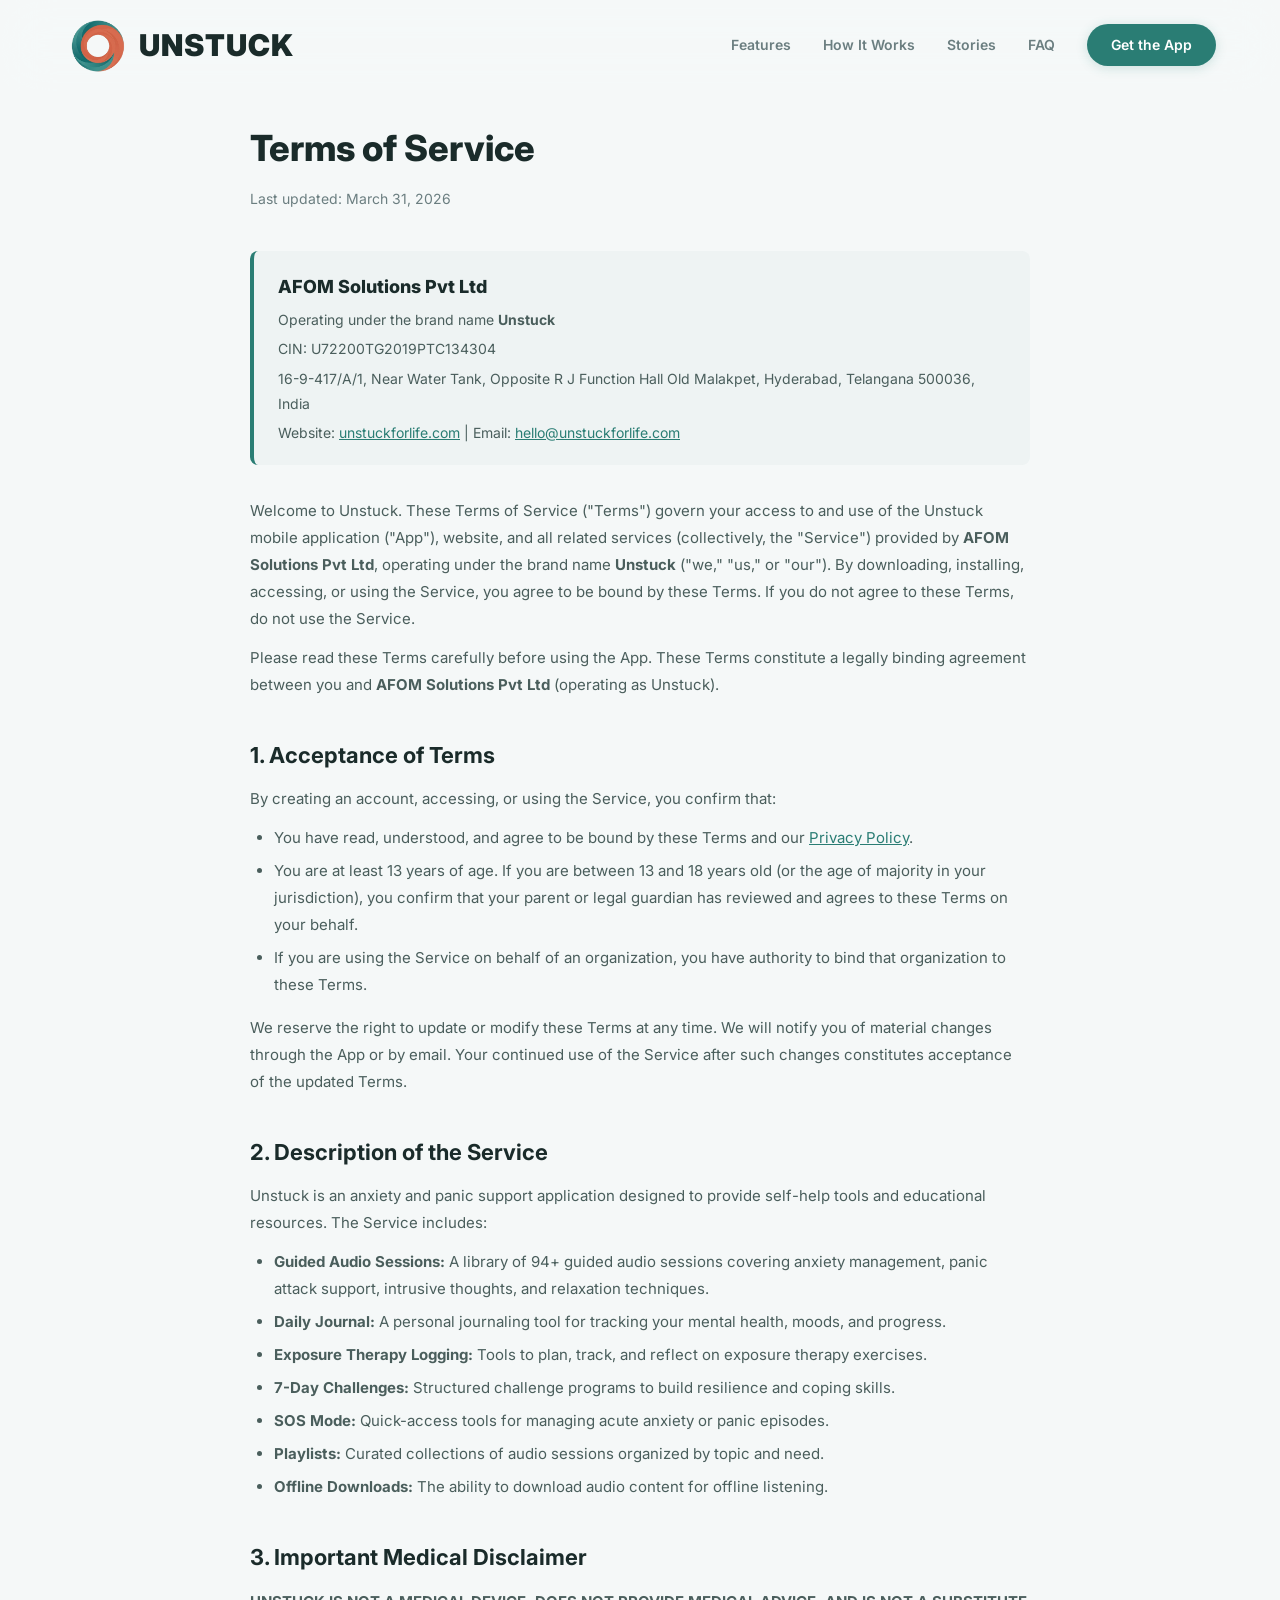
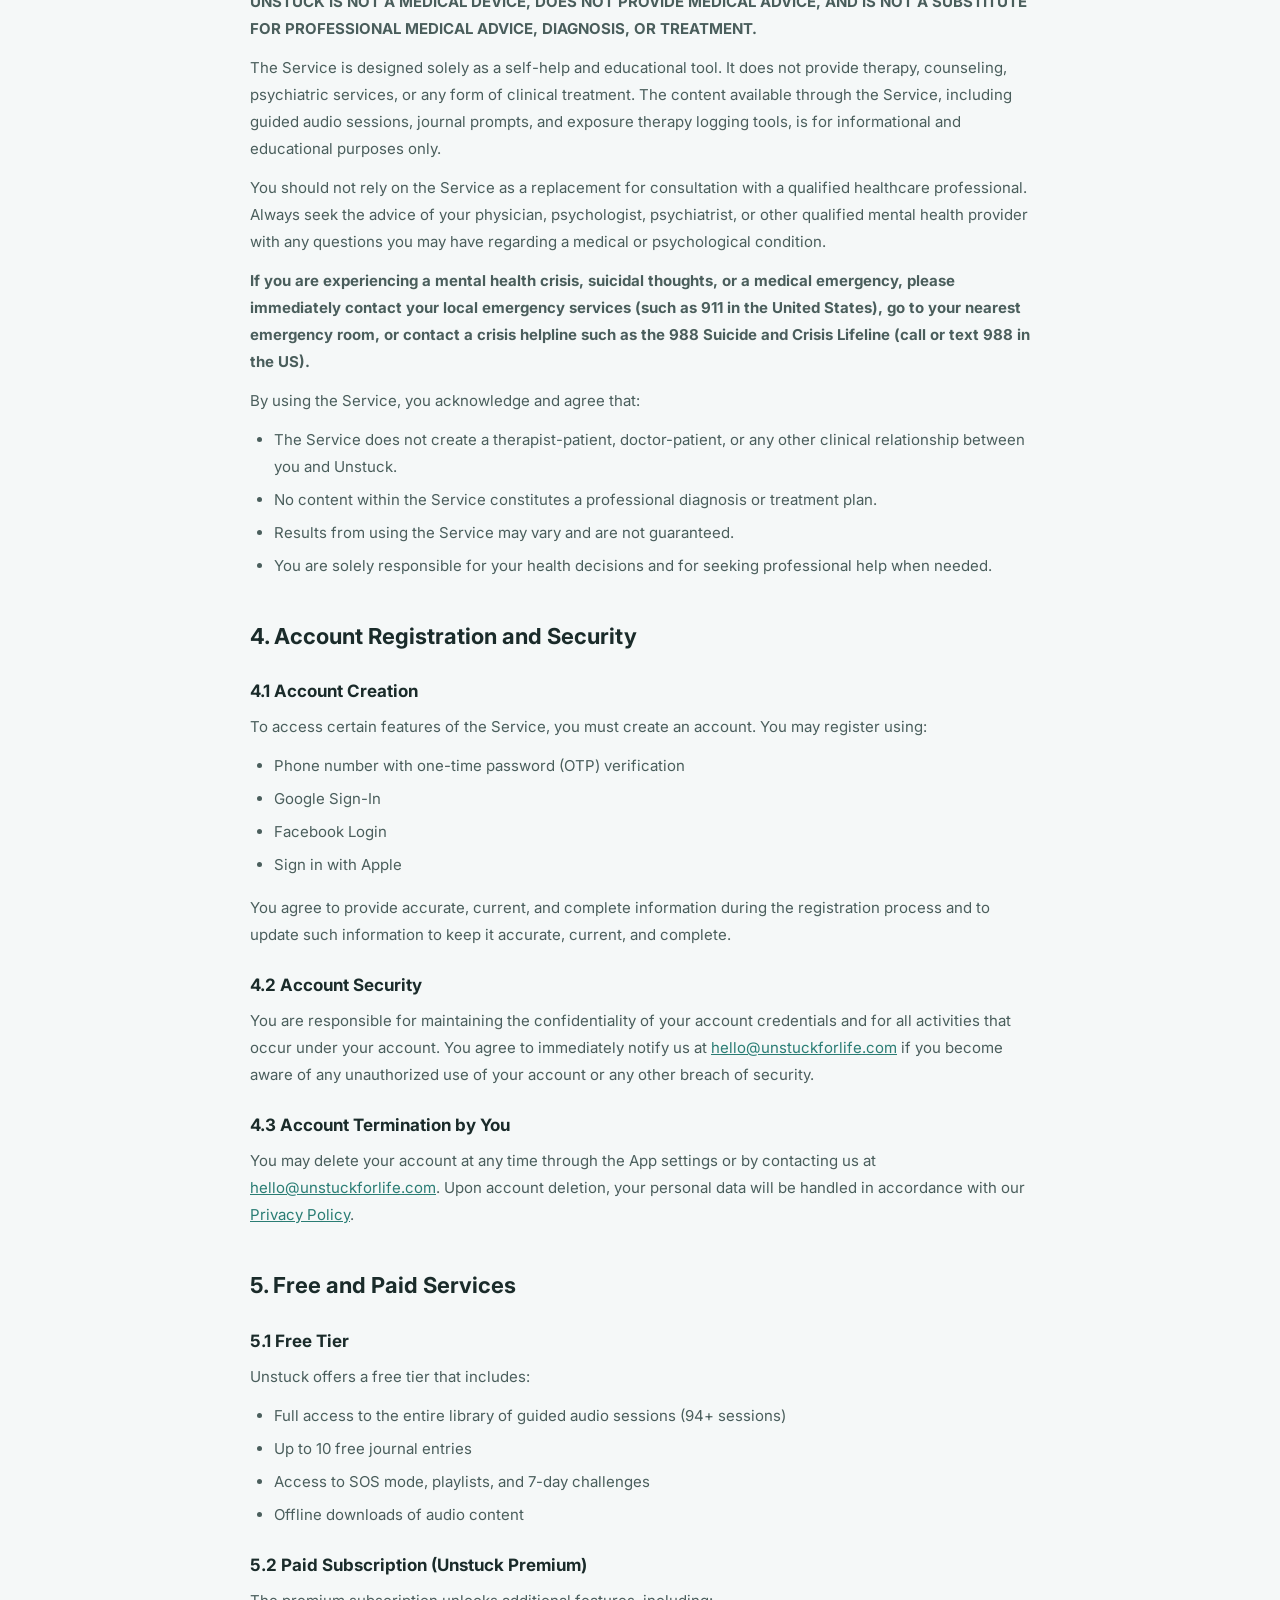
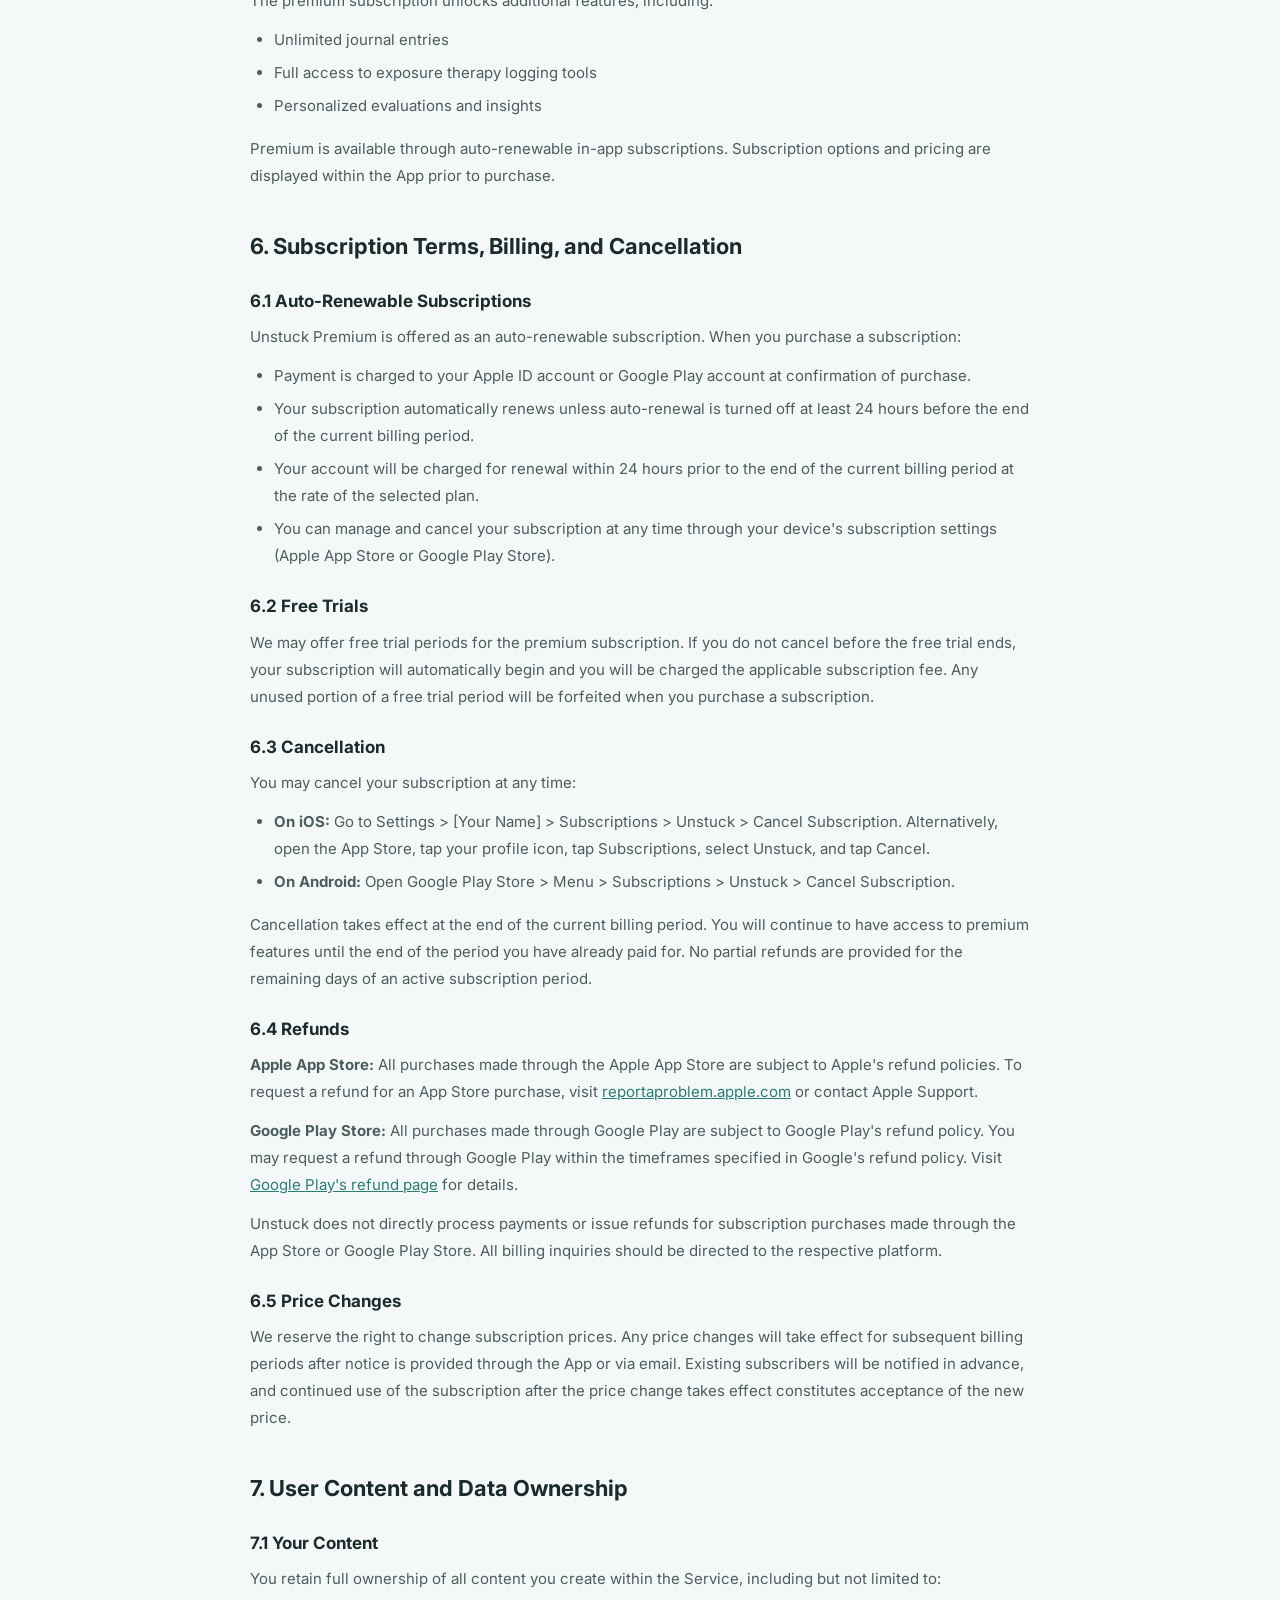
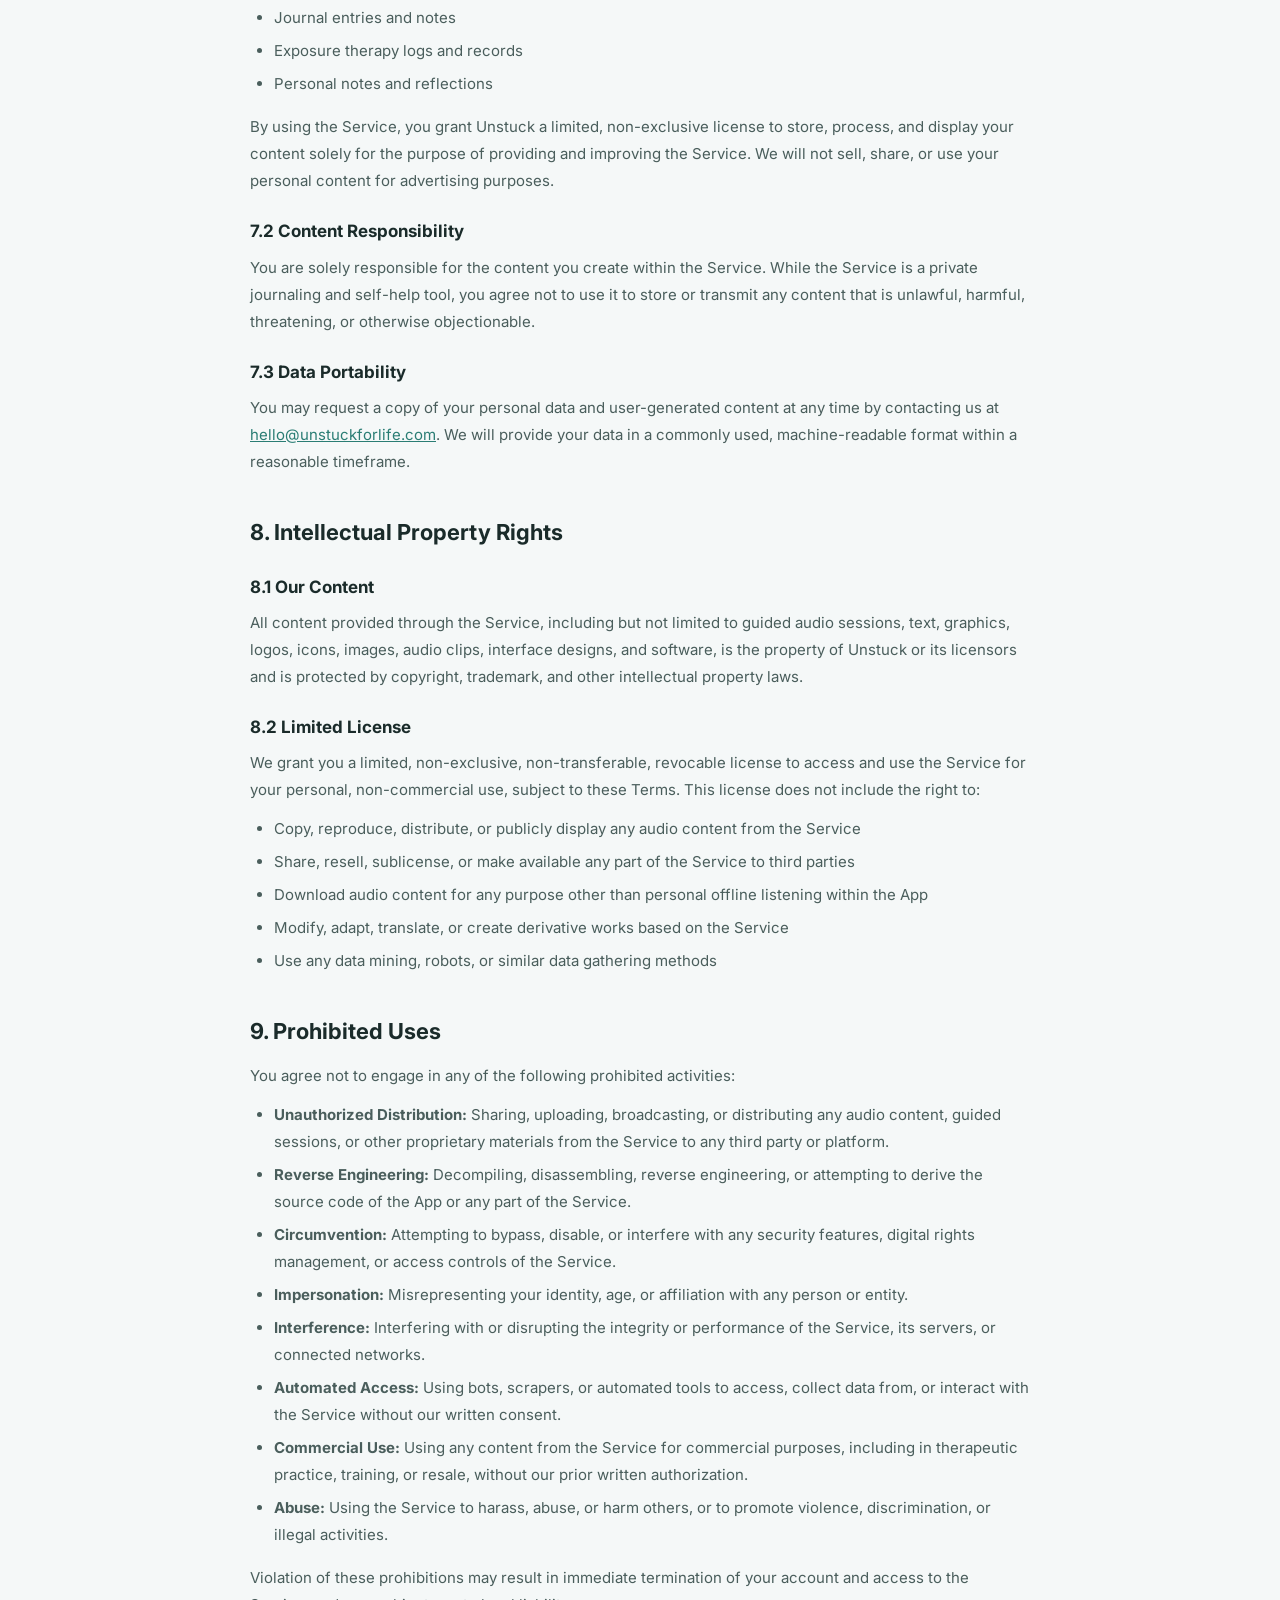
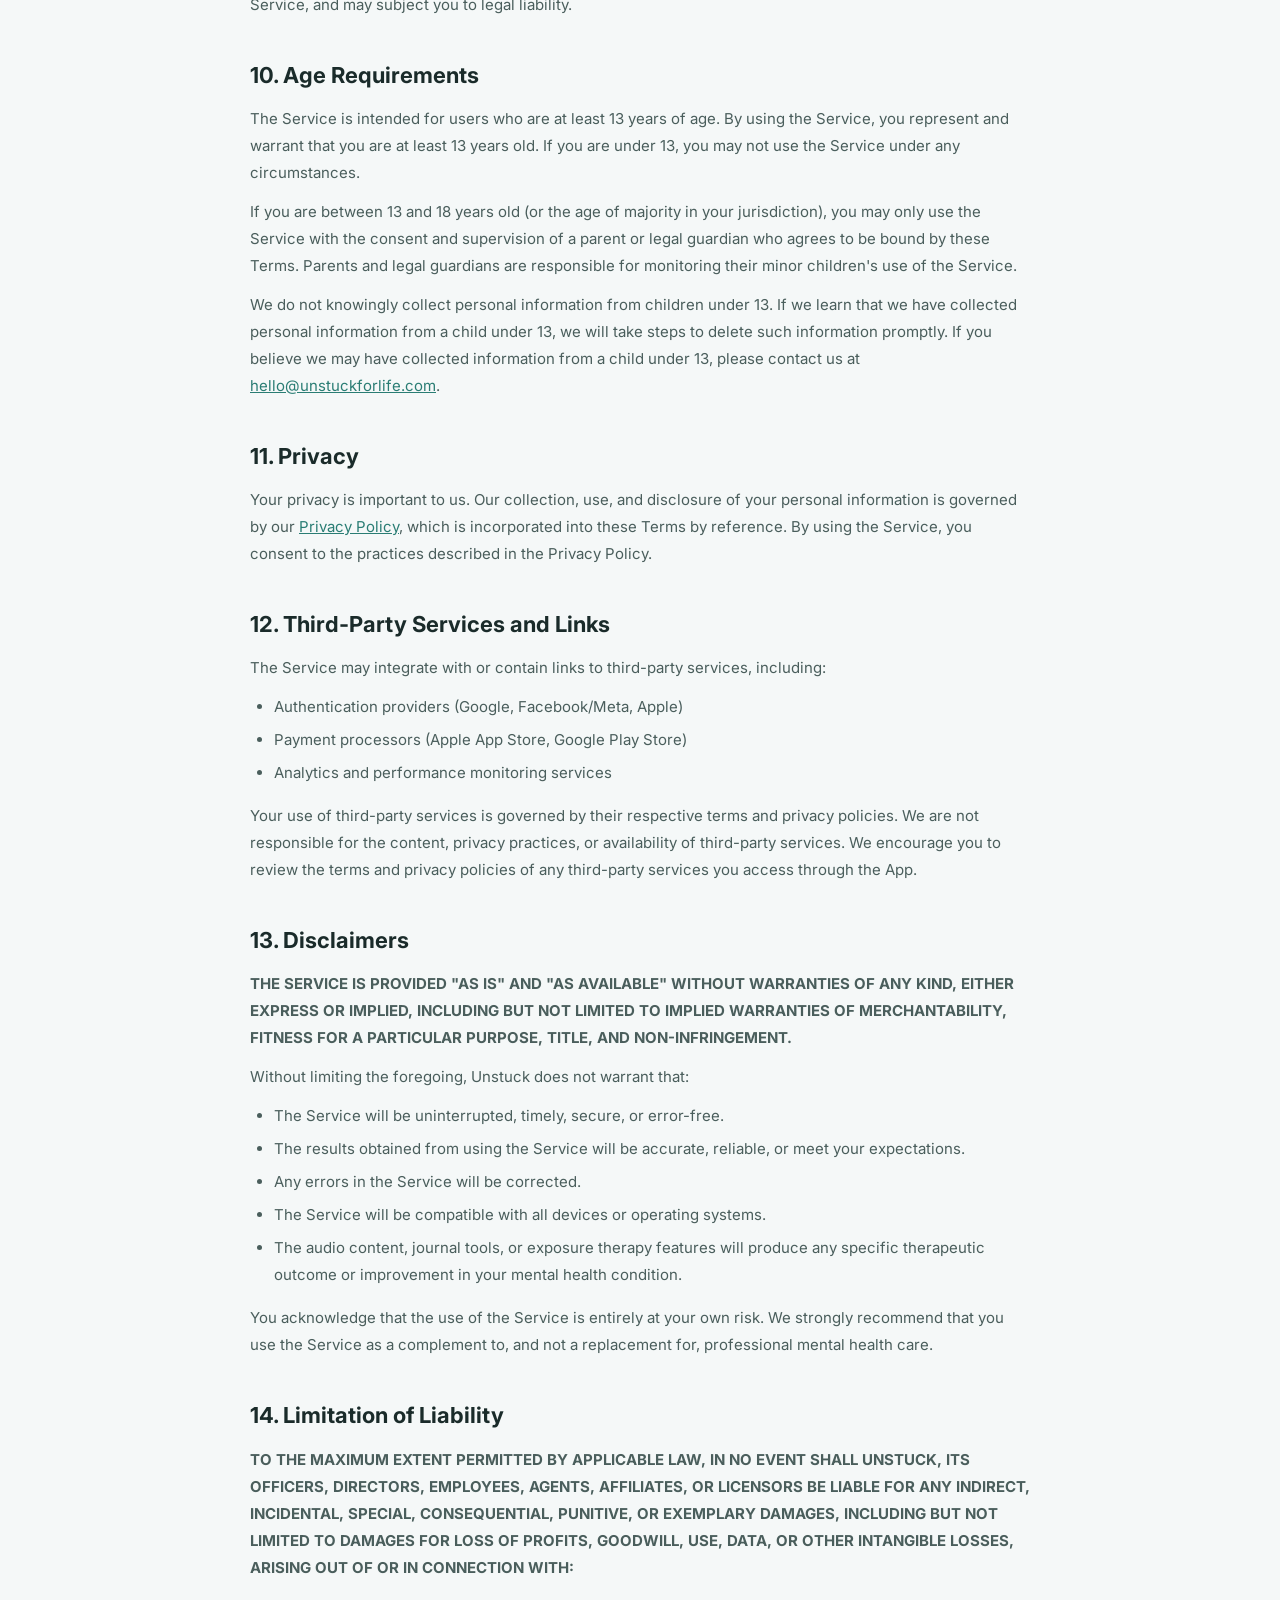
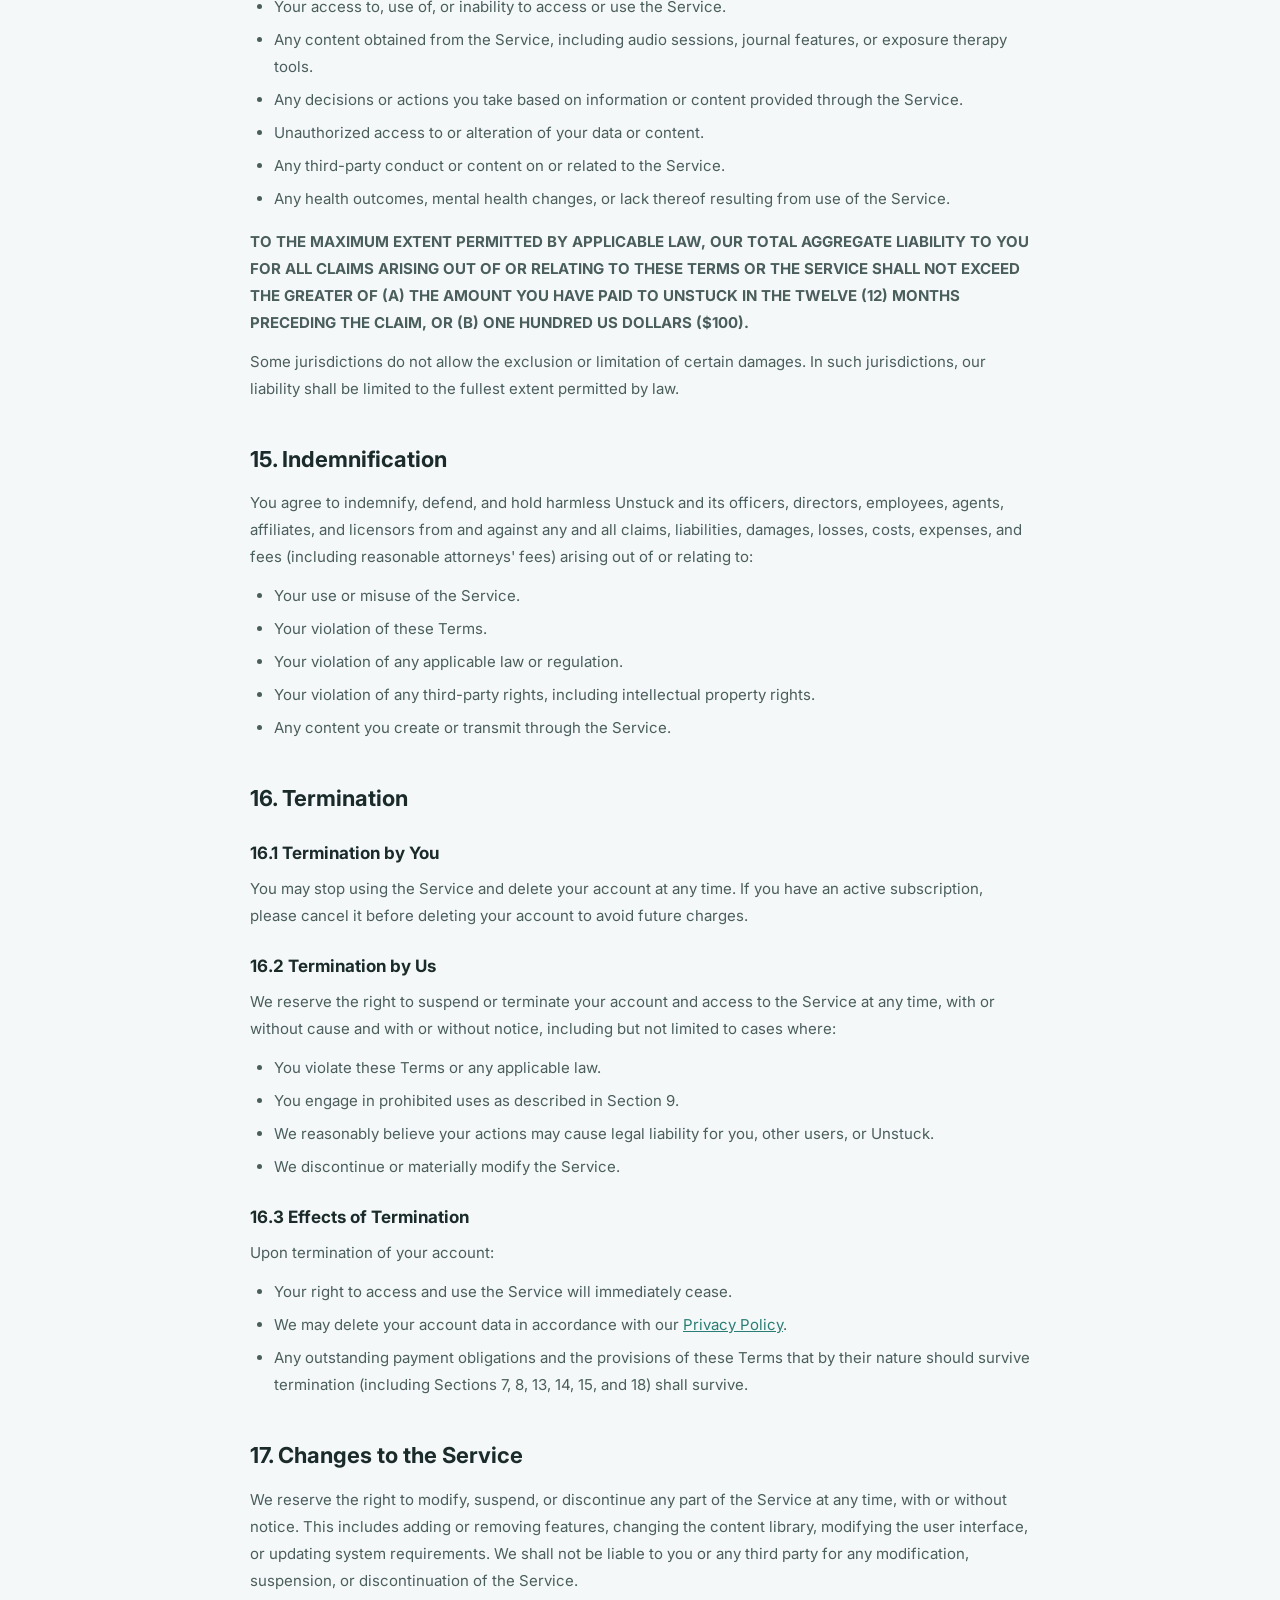
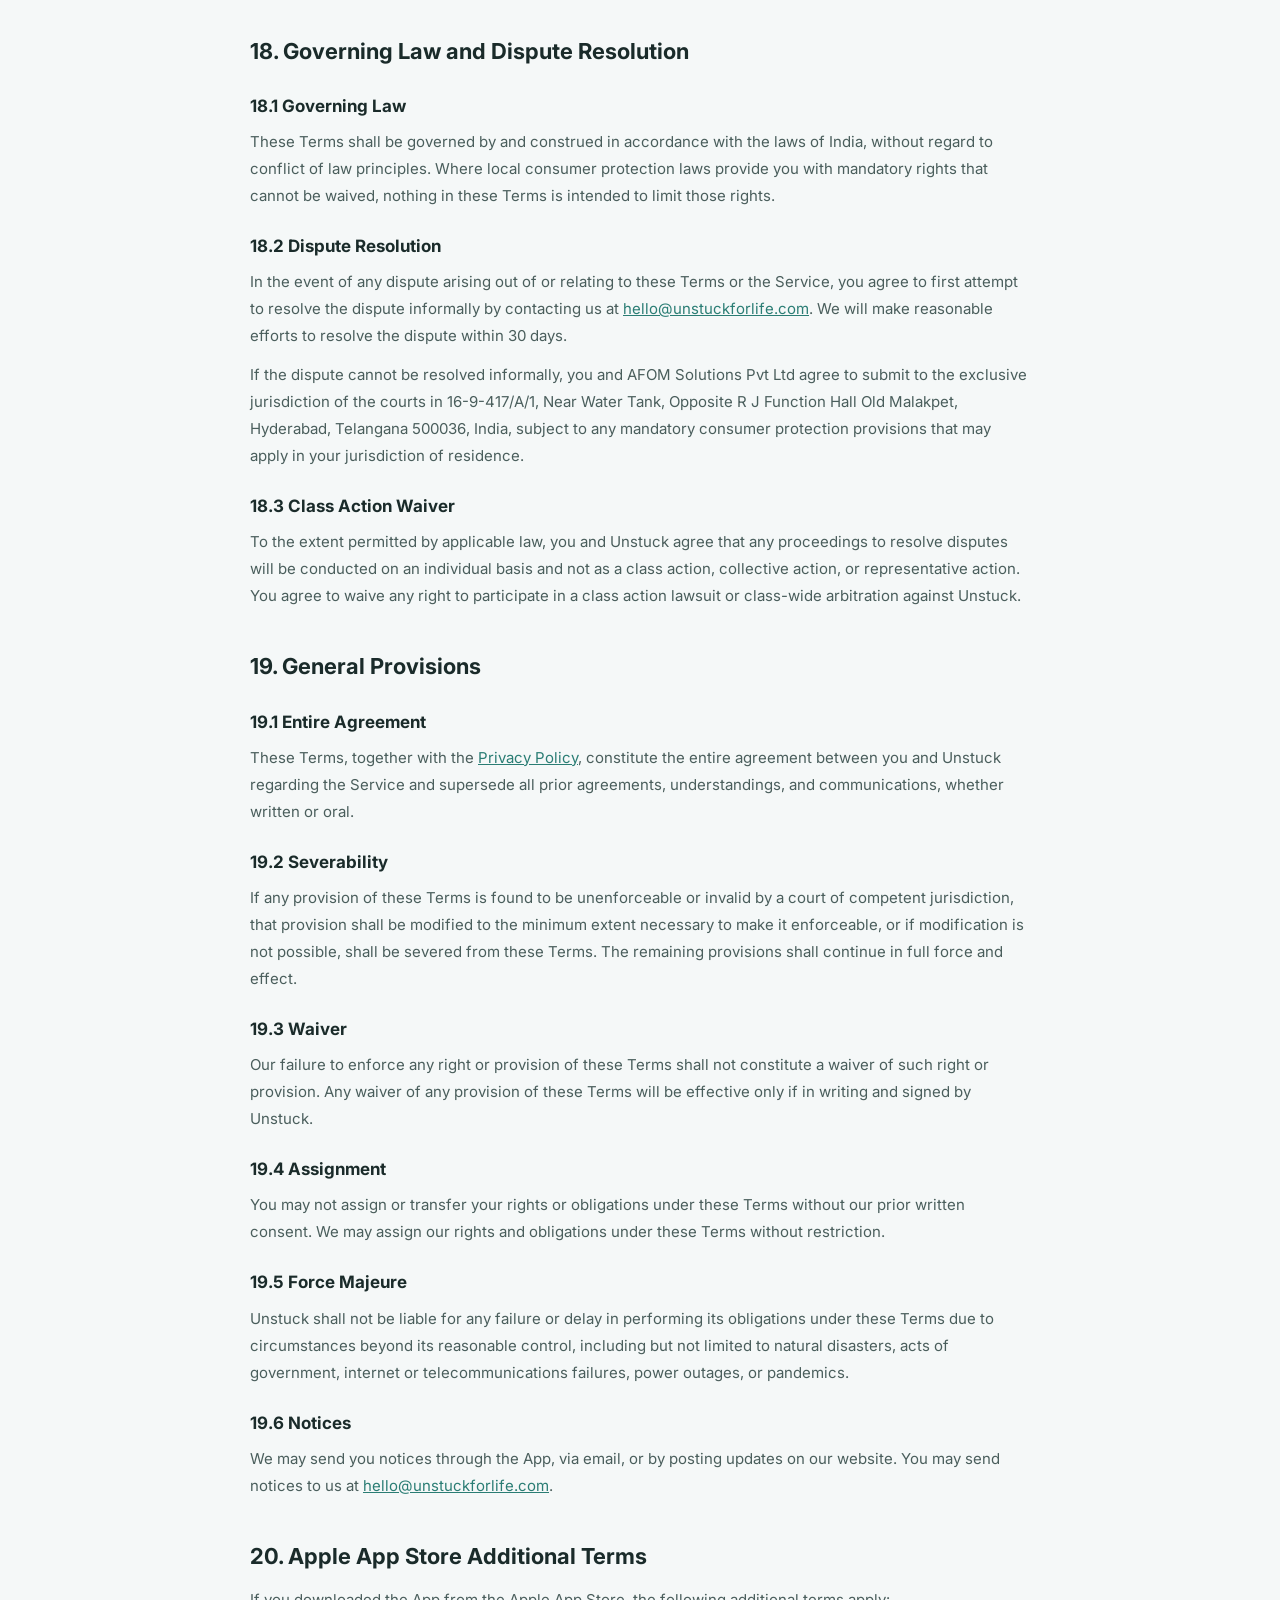
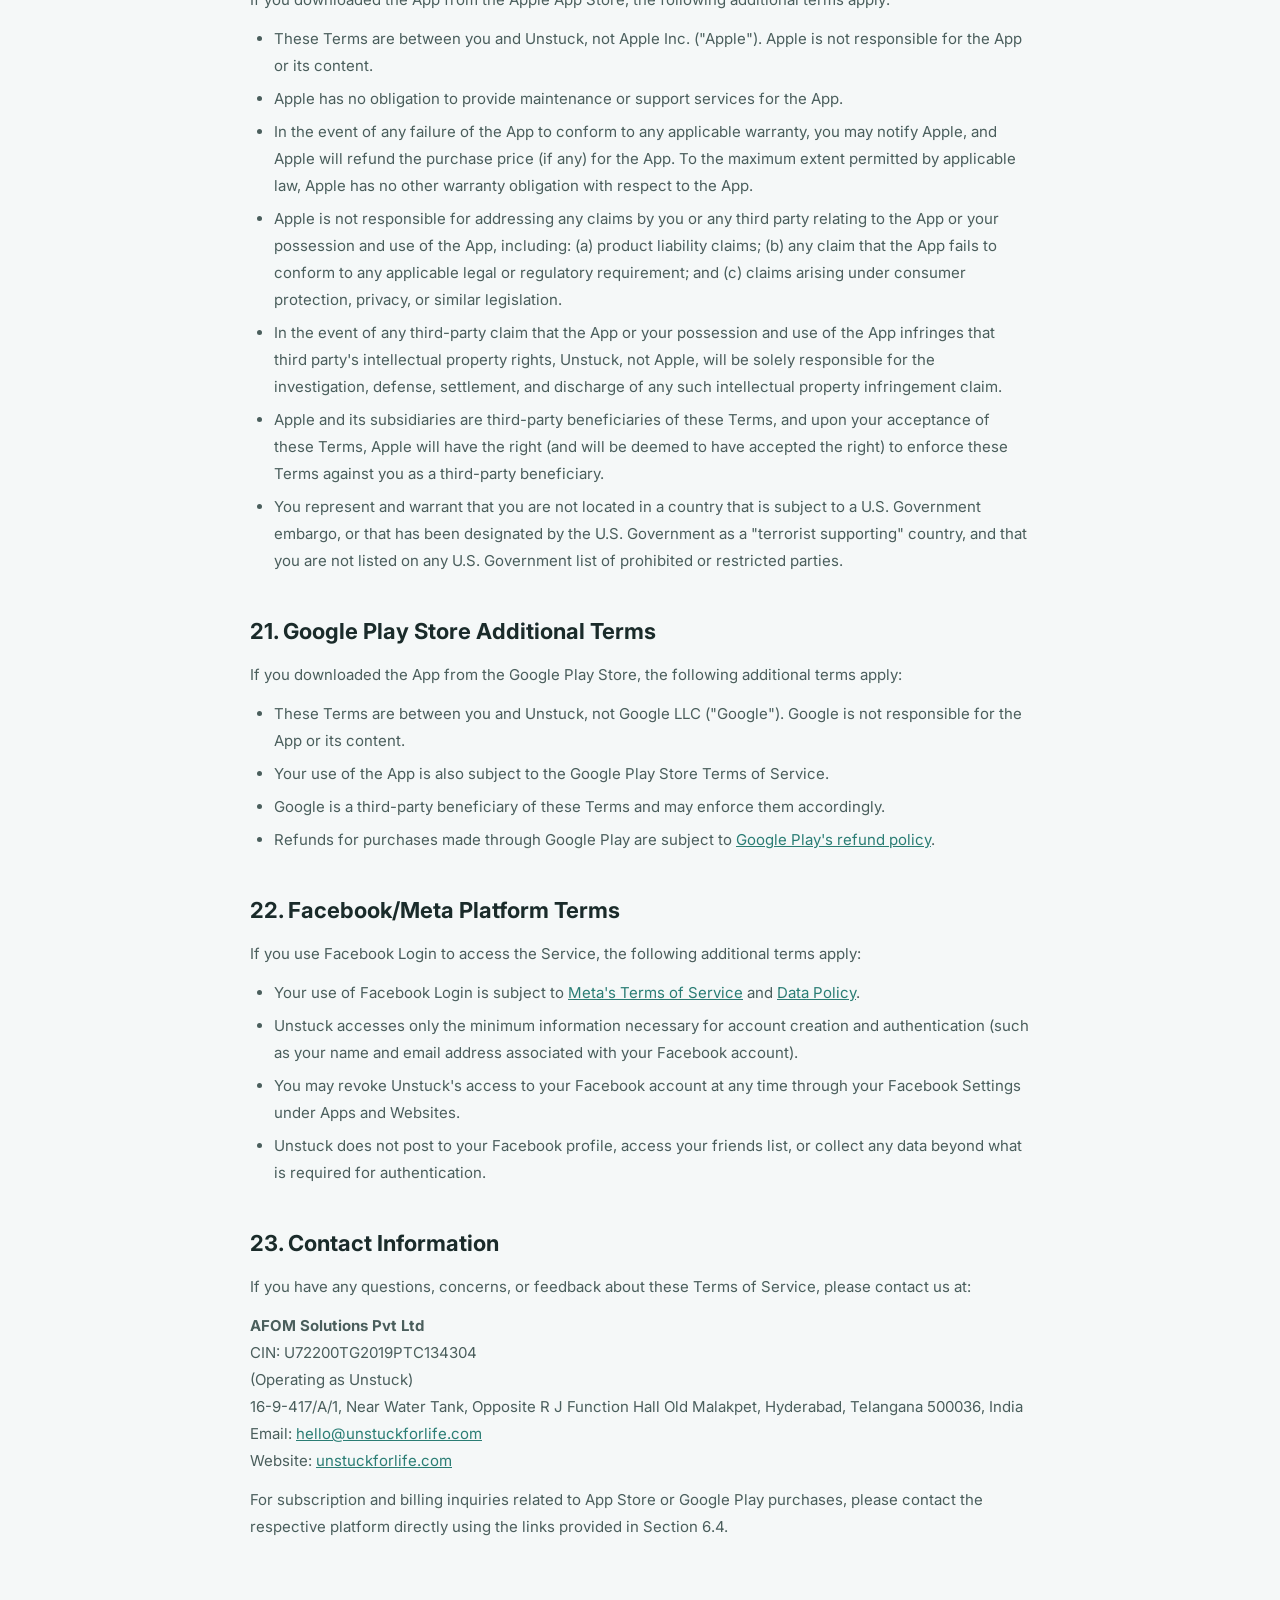
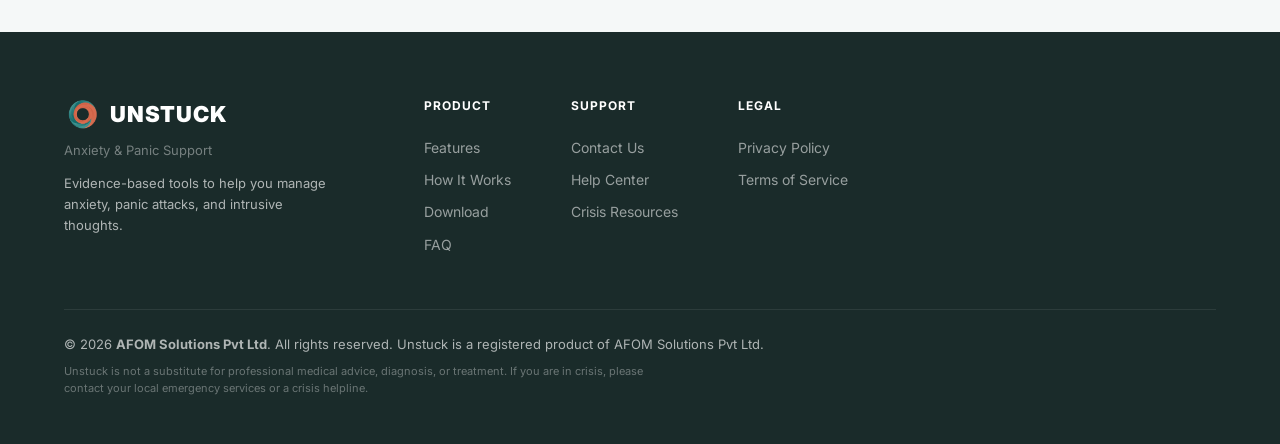
<file: terms.html>
<!DOCTYPE html>
<html lang="en">
<head>
  <meta charset="UTF-8">
  <meta name="viewport" content="width=device-width, initial-scale=1.0">
  <title>Terms of Service - Unstuck</title>
  <meta name="description" content="Terms of Service for the Unstuck anxiety and panic support app.">
  <link rel="icon" type="image/png" href="favicon.png">
  <link rel="apple-touch-icon" href="icon.png">
  <link href="https://fonts.googleapis.com/css2?family=Inter:wght@400;500;600;700;800;900&display=swap" rel="stylesheet">
  <link href="https://fonts.googleapis.com/icon?family=Material+Icons+Round" rel="stylesheet">
  <link rel="stylesheet" href="style.css">
</head>
<body>

  <!-- ═══════════════ NAVIGATION ═══════════════ -->
  <nav class="nav" id="nav">
    <div class="container nav-inner">
      <a href="index.html" class="nav-logo">
        <img src="icon.png" alt="Unstuck" class="nav-logo-img">
        <span class="nav-logo-text">UNSTUCK</span>
      </a>
      <div class="nav-links">
        <a href="index.html#features">Features</a>
        <a href="index.html#how-it-works">How It Works</a>
        <a href="index.html#testimonials">Stories</a>
        <a href="index.html#faq">FAQ</a>
        <a href="index.html#download" class="nav-cta">Get the App</a>
      </div>
      <button class="nav-mobile-toggle" id="mobileToggle" aria-label="Menu">
        <span class="material-icons-round">menu</span>
      </button>
    </div>
    <div class="nav-mobile" id="mobileMenu">
      <a href="index.html#features">Features</a>
      <a href="index.html#how-it-works">How It Works</a>
      <a href="index.html#testimonials">Stories</a>
      <a href="index.html#faq">FAQ</a>
      <a href="index.html#download" class="nav-cta">Get the App</a>
    </div>
  </nav>

  <!-- ═══════════════ TERMS OF SERVICE ═══════════════ -->
  <section class="legal-page">
    <div class="container">
      <div class="legal-content">
        <h1>Terms of Service</h1>
        <p class="legal-updated">Last updated: March 31, 2026</p>

        <div style="background:#EEF3F3; border-left:4px solid #2A7D74; padding:20px 24px; border-radius:8px; margin-bottom:32px;">
          <p style="margin:0 0 4px; font-size:18px; font-weight:800; color:#1A2B2A;">AFOM Solutions Pvt Ltd</p>
          <p style="margin:0 0 4px; font-size:14px; color:#4A5E5C;">Operating under the brand name <strong>Unstuck</strong></p>
          <p style="margin:0 0 4px; font-size:14px; color:#4A5E5C;">CIN: U72200TG2019PTC134304</p>
          <p style="margin:0 0 4px; font-size:14px; color:#4A5E5C;">16-9-417/A/1, Near Water Tank, Opposite R J Function Hall Old Malakpet, Hyderabad, Telangana 500036, India</p>
          <p style="margin:0; font-size:14px; color:#4A5E5C;">Website: <a href="https://unstuckforlife.com" style="color:#2A7D74;">unstuckforlife.com</a> | Email: <a href="mailto:hello@unstuckforlife.com" style="color:#2A7D74;">hello@unstuckforlife.com</a></p>
        </div>

        <p>Welcome to Unstuck. These Terms of Service ("Terms") govern your access to and use of the Unstuck mobile application ("App"), website, and all related services (collectively, the "Service") provided by <strong>AFOM Solutions Pvt Ltd</strong>, operating under the brand name <strong>Unstuck</strong> ("we," "us," or "our"). By downloading, installing, accessing, or using the Service, you agree to be bound by these Terms. If you do not agree to these Terms, do not use the Service.</p>

        <p>Please read these Terms carefully before using the App. These Terms constitute a legally binding agreement between you and <strong>AFOM Solutions Pvt Ltd</strong> (operating as Unstuck).</p>

        <!-- 1. ACCEPTANCE -->
        <h2>1. Acceptance of Terms</h2>
        <p>By creating an account, accessing, or using the Service, you confirm that:</p>
        <ul>
          <li>You have read, understood, and agree to be bound by these Terms and our <a href="privacy.html">Privacy Policy</a>.</li>
          <li>You are at least 13 years of age. If you are between 13 and 18 years old (or the age of majority in your jurisdiction), you confirm that your parent or legal guardian has reviewed and agrees to these Terms on your behalf.</li>
          <li>If you are using the Service on behalf of an organization, you have authority to bind that organization to these Terms.</li>
        </ul>
        <p>We reserve the right to update or modify these Terms at any time. We will notify you of material changes through the App or by email. Your continued use of the Service after such changes constitutes acceptance of the updated Terms.</p>

        <!-- 2. DESCRIPTION -->
        <h2>2. Description of the Service</h2>
        <p>Unstuck is an anxiety and panic support application designed to provide self-help tools and educational resources. The Service includes:</p>
        <ul>
          <li><strong>Guided Audio Sessions:</strong> A library of 94+ guided audio sessions covering anxiety management, panic attack support, intrusive thoughts, and relaxation techniques.</li>
          <li><strong>Daily Journal:</strong> A personal journaling tool for tracking your mental health, moods, and progress.</li>
          <li><strong>Exposure Therapy Logging:</strong> Tools to plan, track, and reflect on exposure therapy exercises.</li>
          <li><strong>7-Day Challenges:</strong> Structured challenge programs to build resilience and coping skills.</li>
          <li><strong>SOS Mode:</strong> Quick-access tools for managing acute anxiety or panic episodes.</li>
          <li><strong>Playlists:</strong> Curated collections of audio sessions organized by topic and need.</li>
          <li><strong>Offline Downloads:</strong> The ability to download audio content for offline listening.</li>
        </ul>

        <!-- 3. MEDICAL DISCLAIMER -->
        <h2>3. Important Medical Disclaimer</h2>
        <p><strong>UNSTUCK IS NOT A MEDICAL DEVICE, DOES NOT PROVIDE MEDICAL ADVICE, AND IS NOT A SUBSTITUTE FOR PROFESSIONAL MEDICAL ADVICE, DIAGNOSIS, OR TREATMENT.</strong></p>
        <p>The Service is designed solely as a self-help and educational tool. It does not provide therapy, counseling, psychiatric services, or any form of clinical treatment. The content available through the Service, including guided audio sessions, journal prompts, and exposure therapy logging tools, is for informational and educational purposes only.</p>
        <p>You should not rely on the Service as a replacement for consultation with a qualified healthcare professional. Always seek the advice of your physician, psychologist, psychiatrist, or other qualified mental health provider with any questions you may have regarding a medical or psychological condition.</p>
        <p><strong>If you are experiencing a mental health crisis, suicidal thoughts, or a medical emergency, please immediately contact your local emergency services (such as 911 in the United States), go to your nearest emergency room, or contact a crisis helpline such as the 988 Suicide and Crisis Lifeline (call or text 988 in the US).</strong></p>
        <p>By using the Service, you acknowledge and agree that:</p>
        <ul>
          <li>The Service does not create a therapist-patient, doctor-patient, or any other clinical relationship between you and Unstuck.</li>
          <li>No content within the Service constitutes a professional diagnosis or treatment plan.</li>
          <li>Results from using the Service may vary and are not guaranteed.</li>
          <li>You are solely responsible for your health decisions and for seeking professional help when needed.</li>
        </ul>

        <!-- 4. ACCOUNTS -->
        <h2>4. Account Registration and Security</h2>
        <h3>4.1 Account Creation</h3>
        <p>To access certain features of the Service, you must create an account. You may register using:</p>
        <ul>
          <li>Phone number with one-time password (OTP) verification</li>
          <li>Google Sign-In</li>
          <li>Facebook Login</li>
          <li>Sign in with Apple</li>
        </ul>
        <p>You agree to provide accurate, current, and complete information during the registration process and to update such information to keep it accurate, current, and complete.</p>

        <h3>4.2 Account Security</h3>
        <p>You are responsible for maintaining the confidentiality of your account credentials and for all activities that occur under your account. You agree to immediately notify us at <a href="mailto:hello@unstuckforlife.com">hello@unstuckforlife.com</a> if you become aware of any unauthorized use of your account or any other breach of security.</p>

        <h3>4.3 Account Termination by You</h3>
        <p>You may delete your account at any time through the App settings or by contacting us at <a href="mailto:hello@unstuckforlife.com">hello@unstuckforlife.com</a>. Upon account deletion, your personal data will be handled in accordance with our <a href="privacy.html">Privacy Policy</a>.</p>

        <!-- 5. FREE AND PAID -->
        <h2>5. Free and Paid Services</h2>
        <h3>5.1 Free Tier</h3>
        <p>Unstuck offers a free tier that includes:</p>
        <ul>
          <li>Full access to the entire library of guided audio sessions (94+ sessions)</li>
          <li>Up to 10 free journal entries</li>
          <li>Access to SOS mode, playlists, and 7-day challenges</li>
          <li>Offline downloads of audio content</li>
        </ul>

        <h3>5.2 Paid Subscription (Unstuck Premium)</h3>
        <p>The premium subscription unlocks additional features, including:</p>
        <ul>
          <li>Unlimited journal entries</li>
          <li>Full access to exposure therapy logging tools</li>
          <li>Personalized evaluations and insights</li>
        </ul>
        <p>Premium is available through auto-renewable in-app subscriptions. Subscription options and pricing are displayed within the App prior to purchase.</p>

        <!-- 6. SUBSCRIPTIONS (Apple & Google) -->
        <h2>6. Subscription Terms, Billing, and Cancellation</h2>
        <h3>6.1 Auto-Renewable Subscriptions</h3>
        <p>Unstuck Premium is offered as an auto-renewable subscription. When you purchase a subscription:</p>
        <ul>
          <li>Payment is charged to your Apple ID account or Google Play account at confirmation of purchase.</li>
          <li>Your subscription automatically renews unless auto-renewal is turned off at least 24 hours before the end of the current billing period.</li>
          <li>Your account will be charged for renewal within 24 hours prior to the end of the current billing period at the rate of the selected plan.</li>
          <li>You can manage and cancel your subscription at any time through your device's subscription settings (Apple App Store or Google Play Store).</li>
        </ul>

        <h3>6.2 Free Trials</h3>
        <p>We may offer free trial periods for the premium subscription. If you do not cancel before the free trial ends, your subscription will automatically begin and you will be charged the applicable subscription fee. Any unused portion of a free trial period will be forfeited when you purchase a subscription.</p>

        <h3>6.3 Cancellation</h3>
        <p>You may cancel your subscription at any time:</p>
        <ul>
          <li><strong>On iOS:</strong> Go to Settings > [Your Name] > Subscriptions > Unstuck > Cancel Subscription. Alternatively, open the App Store, tap your profile icon, tap Subscriptions, select Unstuck, and tap Cancel.</li>
          <li><strong>On Android:</strong> Open Google Play Store > Menu > Subscriptions > Unstuck > Cancel Subscription.</li>
        </ul>
        <p>Cancellation takes effect at the end of the current billing period. You will continue to have access to premium features until the end of the period you have already paid for. No partial refunds are provided for the remaining days of an active subscription period.</p>

        <h3>6.4 Refunds</h3>
        <p><strong>Apple App Store:</strong> All purchases made through the Apple App Store are subject to Apple's refund policies. To request a refund for an App Store purchase, visit <a href="https://reportaproblem.apple.com" target="_blank" rel="noopener">reportaproblem.apple.com</a> or contact Apple Support.</p>
        <p><strong>Google Play Store:</strong> All purchases made through Google Play are subject to Google Play's refund policy. You may request a refund through Google Play within the timeframes specified in Google's refund policy. Visit <a href="https://support.google.com/googleplay/answer/2479637" target="_blank" rel="noopener">Google Play's refund page</a> for details.</p>
        <p>Unstuck does not directly process payments or issue refunds for subscription purchases made through the App Store or Google Play Store. All billing inquiries should be directed to the respective platform.</p>

        <h3>6.5 Price Changes</h3>
        <p>We reserve the right to change subscription prices. Any price changes will take effect for subsequent billing periods after notice is provided through the App or via email. Existing subscribers will be notified in advance, and continued use of the subscription after the price change takes effect constitutes acceptance of the new price.</p>

        <!-- 7. USER CONTENT -->
        <h2>7. User Content and Data Ownership</h2>
        <h3>7.1 Your Content</h3>
        <p>You retain full ownership of all content you create within the Service, including but not limited to:</p>
        <ul>
          <li>Journal entries and notes</li>
          <li>Exposure therapy logs and records</li>
          <li>Personal notes and reflections</li>
        </ul>
        <p>By using the Service, you grant Unstuck a limited, non-exclusive license to store, process, and display your content solely for the purpose of providing and improving the Service. We will not sell, share, or use your personal content for advertising purposes.</p>

        <h3>7.2 Content Responsibility</h3>
        <p>You are solely responsible for the content you create within the Service. While the Service is a private journaling and self-help tool, you agree not to use it to store or transmit any content that is unlawful, harmful, threatening, or otherwise objectionable.</p>

        <h3>7.3 Data Portability</h3>
        <p>You may request a copy of your personal data and user-generated content at any time by contacting us at <a href="mailto:hello@unstuckforlife.com">hello@unstuckforlife.com</a>. We will provide your data in a commonly used, machine-readable format within a reasonable timeframe.</p>

        <!-- 8. INTELLECTUAL PROPERTY -->
        <h2>8. Intellectual Property Rights</h2>
        <h3>8.1 Our Content</h3>
        <p>All content provided through the Service, including but not limited to guided audio sessions, text, graphics, logos, icons, images, audio clips, interface designs, and software, is the property of Unstuck or its licensors and is protected by copyright, trademark, and other intellectual property laws.</p>

        <h3>8.2 Limited License</h3>
        <p>We grant you a limited, non-exclusive, non-transferable, revocable license to access and use the Service for your personal, non-commercial use, subject to these Terms. This license does not include the right to:</p>
        <ul>
          <li>Copy, reproduce, distribute, or publicly display any audio content from the Service</li>
          <li>Share, resell, sublicense, or make available any part of the Service to third parties</li>
          <li>Download audio content for any purpose other than personal offline listening within the App</li>
          <li>Modify, adapt, translate, or create derivative works based on the Service</li>
          <li>Use any data mining, robots, or similar data gathering methods</li>
        </ul>

        <!-- 9. PROHIBITED USES -->
        <h2>9. Prohibited Uses</h2>
        <p>You agree not to engage in any of the following prohibited activities:</p>
        <ul>
          <li><strong>Unauthorized Distribution:</strong> Sharing, uploading, broadcasting, or distributing any audio content, guided sessions, or other proprietary materials from the Service to any third party or platform.</li>
          <li><strong>Reverse Engineering:</strong> Decompiling, disassembling, reverse engineering, or attempting to derive the source code of the App or any part of the Service.</li>
          <li><strong>Circumvention:</strong> Attempting to bypass, disable, or interfere with any security features, digital rights management, or access controls of the Service.</li>
          <li><strong>Impersonation:</strong> Misrepresenting your identity, age, or affiliation with any person or entity.</li>
          <li><strong>Interference:</strong> Interfering with or disrupting the integrity or performance of the Service, its servers, or connected networks.</li>
          <li><strong>Automated Access:</strong> Using bots, scrapers, or automated tools to access, collect data from, or interact with the Service without our written consent.</li>
          <li><strong>Commercial Use:</strong> Using any content from the Service for commercial purposes, including in therapeutic practice, training, or resale, without our prior written authorization.</li>
          <li><strong>Abuse:</strong> Using the Service to harass, abuse, or harm others, or to promote violence, discrimination, or illegal activities.</li>
        </ul>
        <p>Violation of these prohibitions may result in immediate termination of your account and access to the Service, and may subject you to legal liability.</p>

        <!-- 10. AGE REQUIREMENTS -->
        <h2>10. Age Requirements</h2>
        <p>The Service is intended for users who are at least 13 years of age. By using the Service, you represent and warrant that you are at least 13 years old. If you are under 13, you may not use the Service under any circumstances.</p>
        <p>If you are between 13 and 18 years old (or the age of majority in your jurisdiction), you may only use the Service with the consent and supervision of a parent or legal guardian who agrees to be bound by these Terms. Parents and legal guardians are responsible for monitoring their minor children's use of the Service.</p>
        <p>We do not knowingly collect personal information from children under 13. If we learn that we have collected personal information from a child under 13, we will take steps to delete such information promptly. If you believe we may have collected information from a child under 13, please contact us at <a href="mailto:hello@unstuckforlife.com">hello@unstuckforlife.com</a>.</p>

        <!-- 11. PRIVACY -->
        <h2>11. Privacy</h2>
        <p>Your privacy is important to us. Our collection, use, and disclosure of your personal information is governed by our <a href="privacy.html">Privacy Policy</a>, which is incorporated into these Terms by reference. By using the Service, you consent to the practices described in the Privacy Policy.</p>

        <!-- 12. THIRD-PARTY SERVICES -->
        <h2>12. Third-Party Services and Links</h2>
        <p>The Service may integrate with or contain links to third-party services, including:</p>
        <ul>
          <li>Authentication providers (Google, Facebook/Meta, Apple)</li>
          <li>Payment processors (Apple App Store, Google Play Store)</li>
          <li>Analytics and performance monitoring services</li>
        </ul>
        <p>Your use of third-party services is governed by their respective terms and privacy policies. We are not responsible for the content, privacy practices, or availability of third-party services. We encourage you to review the terms and privacy policies of any third-party services you access through the App.</p>

        <!-- 13. DISCLAIMERS -->
        <h2>13. Disclaimers</h2>
        <p><strong>THE SERVICE IS PROVIDED "AS IS" AND "AS AVAILABLE" WITHOUT WARRANTIES OF ANY KIND, EITHER EXPRESS OR IMPLIED, INCLUDING BUT NOT LIMITED TO IMPLIED WARRANTIES OF MERCHANTABILITY, FITNESS FOR A PARTICULAR PURPOSE, TITLE, AND NON-INFRINGEMENT.</strong></p>
        <p>Without limiting the foregoing, Unstuck does not warrant that:</p>
        <ul>
          <li>The Service will be uninterrupted, timely, secure, or error-free.</li>
          <li>The results obtained from using the Service will be accurate, reliable, or meet your expectations.</li>
          <li>Any errors in the Service will be corrected.</li>
          <li>The Service will be compatible with all devices or operating systems.</li>
          <li>The audio content, journal tools, or exposure therapy features will produce any specific therapeutic outcome or improvement in your mental health condition.</li>
        </ul>
        <p>You acknowledge that the use of the Service is entirely at your own risk. We strongly recommend that you use the Service as a complement to, and not a replacement for, professional mental health care.</p>

        <!-- 14. LIMITATION OF LIABILITY -->
        <h2>14. Limitation of Liability</h2>
        <p><strong>TO THE MAXIMUM EXTENT PERMITTED BY APPLICABLE LAW, IN NO EVENT SHALL UNSTUCK, ITS OFFICERS, DIRECTORS, EMPLOYEES, AGENTS, AFFILIATES, OR LICENSORS BE LIABLE FOR ANY INDIRECT, INCIDENTAL, SPECIAL, CONSEQUENTIAL, PUNITIVE, OR EXEMPLARY DAMAGES, INCLUDING BUT NOT LIMITED TO DAMAGES FOR LOSS OF PROFITS, GOODWILL, USE, DATA, OR OTHER INTANGIBLE LOSSES, ARISING OUT OF OR IN CONNECTION WITH:</strong></p>
        <ul>
          <li>Your access to, use of, or inability to access or use the Service.</li>
          <li>Any content obtained from the Service, including audio sessions, journal features, or exposure therapy tools.</li>
          <li>Any decisions or actions you take based on information or content provided through the Service.</li>
          <li>Unauthorized access to or alteration of your data or content.</li>
          <li>Any third-party conduct or content on or related to the Service.</li>
          <li>Any health outcomes, mental health changes, or lack thereof resulting from use of the Service.</li>
        </ul>
        <p><strong>TO THE MAXIMUM EXTENT PERMITTED BY APPLICABLE LAW, OUR TOTAL AGGREGATE LIABILITY TO YOU FOR ALL CLAIMS ARISING OUT OF OR RELATING TO THESE TERMS OR THE SERVICE SHALL NOT EXCEED THE GREATER OF (A) THE AMOUNT YOU HAVE PAID TO UNSTUCK IN THE TWELVE (12) MONTHS PRECEDING THE CLAIM, OR (B) ONE HUNDRED US DOLLARS ($100).</strong></p>
        <p>Some jurisdictions do not allow the exclusion or limitation of certain damages. In such jurisdictions, our liability shall be limited to the fullest extent permitted by law.</p>

        <!-- 15. INDEMNIFICATION -->
        <h2>15. Indemnification</h2>
        <p>You agree to indemnify, defend, and hold harmless Unstuck and its officers, directors, employees, agents, affiliates, and licensors from and against any and all claims, liabilities, damages, losses, costs, expenses, and fees (including reasonable attorneys' fees) arising out of or relating to:</p>
        <ul>
          <li>Your use or misuse of the Service.</li>
          <li>Your violation of these Terms.</li>
          <li>Your violation of any applicable law or regulation.</li>
          <li>Your violation of any third-party rights, including intellectual property rights.</li>
          <li>Any content you create or transmit through the Service.</li>
        </ul>

        <!-- 16. TERMINATION -->
        <h2>16. Termination</h2>
        <h3>16.1 Termination by You</h3>
        <p>You may stop using the Service and delete your account at any time. If you have an active subscription, please cancel it before deleting your account to avoid future charges.</p>

        <h3>16.2 Termination by Us</h3>
        <p>We reserve the right to suspend or terminate your account and access to the Service at any time, with or without cause and with or without notice, including but not limited to cases where:</p>
        <ul>
          <li>You violate these Terms or any applicable law.</li>
          <li>You engage in prohibited uses as described in Section 9.</li>
          <li>We reasonably believe your actions may cause legal liability for you, other users, or Unstuck.</li>
          <li>We discontinue or materially modify the Service.</li>
        </ul>

        <h3>16.3 Effects of Termination</h3>
        <p>Upon termination of your account:</p>
        <ul>
          <li>Your right to access and use the Service will immediately cease.</li>
          <li>We may delete your account data in accordance with our <a href="privacy.html">Privacy Policy</a>.</li>
          <li>Any outstanding payment obligations and the provisions of these Terms that by their nature should survive termination (including Sections 7, 8, 13, 14, 15, and 18) shall survive.</li>
        </ul>

        <!-- 17. CHANGES TO SERVICE -->
        <h2>17. Changes to the Service</h2>
        <p>We reserve the right to modify, suspend, or discontinue any part of the Service at any time, with or without notice. This includes adding or removing features, changing the content library, modifying the user interface, or updating system requirements. We shall not be liable to you or any third party for any modification, suspension, or discontinuation of the Service.</p>

        <!-- 18. GOVERNING LAW AND DISPUTES -->
        <h2>18. Governing Law and Dispute Resolution</h2>
        <h3>18.1 Governing Law</h3>
        <p>These Terms shall be governed by and construed in accordance with the laws of India, without regard to conflict of law principles. Where local consumer protection laws provide you with mandatory rights that cannot be waived, nothing in these Terms is intended to limit those rights.</p>

        <h3>18.2 Dispute Resolution</h3>
        <p>In the event of any dispute arising out of or relating to these Terms or the Service, you agree to first attempt to resolve the dispute informally by contacting us at <a href="mailto:hello@unstuckforlife.com">hello@unstuckforlife.com</a>. We will make reasonable efforts to resolve the dispute within 30 days.</p>
        <p>If the dispute cannot be resolved informally, you and AFOM Solutions Pvt Ltd agree to submit to the exclusive jurisdiction of the courts in 16-9-417/A/1, Near Water Tank, Opposite R J Function Hall Old Malakpet, Hyderabad, Telangana 500036, India, subject to any mandatory consumer protection provisions that may apply in your jurisdiction of residence.</p>

        <h3>18.3 Class Action Waiver</h3>
        <p>To the extent permitted by applicable law, you and Unstuck agree that any proceedings to resolve disputes will be conducted on an individual basis and not as a class action, collective action, or representative action. You agree to waive any right to participate in a class action lawsuit or class-wide arbitration against Unstuck.</p>

        <!-- 19. GENERAL -->
        <h2>19. General Provisions</h2>
        <h3>19.1 Entire Agreement</h3>
        <p>These Terms, together with the <a href="privacy.html">Privacy Policy</a>, constitute the entire agreement between you and Unstuck regarding the Service and supersede all prior agreements, understandings, and communications, whether written or oral.</p>

        <h3>19.2 Severability</h3>
        <p>If any provision of these Terms is found to be unenforceable or invalid by a court of competent jurisdiction, that provision shall be modified to the minimum extent necessary to make it enforceable, or if modification is not possible, shall be severed from these Terms. The remaining provisions shall continue in full force and effect.</p>

        <h3>19.3 Waiver</h3>
        <p>Our failure to enforce any right or provision of these Terms shall not constitute a waiver of such right or provision. Any waiver of any provision of these Terms will be effective only if in writing and signed by Unstuck.</p>

        <h3>19.4 Assignment</h3>
        <p>You may not assign or transfer your rights or obligations under these Terms without our prior written consent. We may assign our rights and obligations under these Terms without restriction.</p>

        <h3>19.5 Force Majeure</h3>
        <p>Unstuck shall not be liable for any failure or delay in performing its obligations under these Terms due to circumstances beyond its reasonable control, including but not limited to natural disasters, acts of government, internet or telecommunications failures, power outages, or pandemics.</p>

        <h3>19.6 Notices</h3>
        <p>We may send you notices through the App, via email, or by posting updates on our website. You may send notices to us at <a href="mailto:hello@unstuckforlife.com">hello@unstuckforlife.com</a>.</p>

        <!-- 20. APPLE-SPECIFIC -->
        <h2>20. Apple App Store Additional Terms</h2>
        <p>If you downloaded the App from the Apple App Store, the following additional terms apply:</p>
        <ul>
          <li>These Terms are between you and Unstuck, not Apple Inc. ("Apple"). Apple is not responsible for the App or its content.</li>
          <li>Apple has no obligation to provide maintenance or support services for the App.</li>
          <li>In the event of any failure of the App to conform to any applicable warranty, you may notify Apple, and Apple will refund the purchase price (if any) for the App. To the maximum extent permitted by applicable law, Apple has no other warranty obligation with respect to the App.</li>
          <li>Apple is not responsible for addressing any claims by you or any third party relating to the App or your possession and use of the App, including: (a) product liability claims; (b) any claim that the App fails to conform to any applicable legal or regulatory requirement; and (c) claims arising under consumer protection, privacy, or similar legislation.</li>
          <li>In the event of any third-party claim that the App or your possession and use of the App infringes that third party's intellectual property rights, Unstuck, not Apple, will be solely responsible for the investigation, defense, settlement, and discharge of any such intellectual property infringement claim.</li>
          <li>Apple and its subsidiaries are third-party beneficiaries of these Terms, and upon your acceptance of these Terms, Apple will have the right (and will be deemed to have accepted the right) to enforce these Terms against you as a third-party beneficiary.</li>
          <li>You represent and warrant that you are not located in a country that is subject to a U.S. Government embargo, or that has been designated by the U.S. Government as a "terrorist supporting" country, and that you are not listed on any U.S. Government list of prohibited or restricted parties.</li>
        </ul>

        <!-- 21. GOOGLE PLAY-SPECIFIC -->
        <h2>21. Google Play Store Additional Terms</h2>
        <p>If you downloaded the App from the Google Play Store, the following additional terms apply:</p>
        <ul>
          <li>These Terms are between you and Unstuck, not Google LLC ("Google"). Google is not responsible for the App or its content.</li>
          <li>Your use of the App is also subject to the Google Play Store Terms of Service.</li>
          <li>Google is a third-party beneficiary of these Terms and may enforce them accordingly.</li>
          <li>Refunds for purchases made through Google Play are subject to <a href="https://support.google.com/googleplay/answer/2479637" target="_blank" rel="noopener">Google Play's refund policy</a>.</li>
        </ul>

        <!-- 22. FACEBOOK/META -->
        <h2>22. Facebook/Meta Platform Terms</h2>
        <p>If you use Facebook Login to access the Service, the following additional terms apply:</p>
        <ul>
          <li>Your use of Facebook Login is subject to <a href="https://www.facebook.com/terms.php" target="_blank" rel="noopener">Meta's Terms of Service</a> and <a href="https://www.facebook.com/policy.php" target="_blank" rel="noopener">Data Policy</a>.</li>
          <li>Unstuck accesses only the minimum information necessary for account creation and authentication (such as your name and email address associated with your Facebook account).</li>
          <li>You may revoke Unstuck's access to your Facebook account at any time through your Facebook Settings under Apps and Websites.</li>
          <li>Unstuck does not post to your Facebook profile, access your friends list, or collect any data beyond what is required for authentication.</li>
        </ul>

        <!-- 23. CONTACT -->
        <h2>23. Contact Information</h2>
        <p>If you have any questions, concerns, or feedback about these Terms of Service, please contact us at:</p>
        <p>
          <strong>AFOM Solutions Pvt Ltd</strong><br>
          CIN: U72200TG2019PTC134304<br>
          (Operating as Unstuck)<br>
          16-9-417/A/1, Near Water Tank, Opposite R J Function Hall Old Malakpet, Hyderabad, Telangana 500036, India<br>
          Email: <a href="mailto:hello@unstuckforlife.com">hello@unstuckforlife.com</a><br>
          Website: <a href="https://unstuckforlife.com">unstuckforlife.com</a>
        </p>
        <p>For subscription and billing inquiries related to App Store or Google Play purchases, please contact the respective platform directly using the links provided in Section 6.4.</p>

      </div>
    </div>
  </section>

  <!-- ═══════════════ FOOTER ═══════════════ -->
  <footer class="footer">
    <div class="container">
      <div class="footer-top">
        <div class="footer-brand">
          <div class="footer-brand-row">
            <img src="icon.png" alt="Unstuck" class="footer-logo">
            <span class="footer-brand-name">UNSTUCK</span>
          </div>
          <p class="footer-tagline">Anxiety & Panic Support</p>
          <p class="footer-desc">Evidence-based tools to help you manage anxiety, panic attacks, and intrusive thoughts.</p>
        </div>
        <div class="footer-links">
          <div class="footer-col">
            <h4>Product</h4>
            <a href="index.html#features">Features</a>
            <a href="index.html#how-it-works">How It Works</a>
            <a href="index.html#download">Download</a>
            <a href="index.html#faq">FAQ</a>
          </div>
          <div class="footer-col">
            <h4>Support</h4>
            <a href="mailto:hello@unstuckforlife.com">Contact Us</a>
            <a href="#">Help Center</a>
            <a href="#">Crisis Resources</a>
          </div>
          <div class="footer-col">
            <h4>Legal</h4>
            <a href="privacy.html">Privacy Policy</a>
            <a href="terms.html">Terms of Service</a>
          </div>
        </div>
      </div>
      <div class="footer-bottom">
        <p>&copy; 2026 <strong>AFOM Solutions Pvt Ltd</strong>. All rights reserved. Unstuck is a registered product of AFOM Solutions Pvt Ltd.</p>
        <p class="footer-disclaimer">Unstuck is not a substitute for professional medical advice, diagnosis, or treatment. If you are in crisis, please contact your local emergency services or a crisis helpline.</p>
      </div>
    </div>
  </footer>

  <script src="script.js"></script>
</body>
</html>
</file>
<file: style.css>
/* ============================================
   UNSTUCK — Modern Premium Landing Page 2026
   Teal #2A7D74 · Coral #F06B5A · Amber #F0A818 · Purple #7C6AE8
   ============================================ */

*, *::before, *::after { box-sizing: border-box; margin: 0; padding: 0; }

:root {
  --teal: #2A7D74;
  --teal-dark: #1F6560;
  --teal-light: #3AA89E;
  --teal-wash: rgba(42,125,116,0.10);
  --teal-wash-strong: rgba(42,125,116,0.15);
  --coral: #F06B5A;
  --coral-dark: #D4523F;
  --coral-wash: rgba(240,107,90,0.10);
  --amber: #F0A818;
  --amber-wash: rgba(240,168,24,0.10);
  --purple: #7C6AE8;
  --purple-wash: rgba(124,106,232,0.10);
  --text: #1A2B2A;
  --text-sub: #4A5E5C;
  --stone: #6B7E80;
  --mist: #8FA4A6;
  --border: #D0E0DE;
  --haze: #EEF3F3;
  --bg: #F5F8F8;
  --surface: #FFFFFF;
  --radius-sm: 8px;
  --radius-md: 14px;
  --radius-lg: 20px;
  --radius-xl: 28px;
  --radius-2xl: 36px;
  --radius-full: 999px;
}

html { scroll-behavior: smooth; }
body {
  font-family: 'Inter', -apple-system, BlinkMacSystemFont, sans-serif;
  color: var(--text); background: var(--bg); line-height: 1.6;
  -webkit-font-smoothing: antialiased;
  overflow-x: hidden;
}
.container { max-width: 1200px; margin: 0 auto; padding: 0 24px; }
img { max-width: 100%; }

/* ── Gradients ── */
.text-gradient { background: linear-gradient(135deg, var(--teal), var(--teal-light)); -webkit-background-clip: text; -webkit-text-fill-color: transparent; background-clip: text; }
.text-gradient-coral { background: linear-gradient(135deg, var(--coral), #E8856F); -webkit-background-clip: text; -webkit-text-fill-color: transparent; background-clip: text; }
.text-gradient-hero {
  background: linear-gradient(135deg, var(--teal) 0%, var(--coral) 50%, var(--amber) 100%);
  background-size: 200% 200%;
  animation: gradientShift 6s ease-in-out infinite;
  -webkit-background-clip: text; -webkit-text-fill-color: transparent; background-clip: text;
}
@keyframes gradientShift { 0%,100% { background-position: 0% 50%; } 50% { background-position: 100% 50%; } }

/* ── Section Header ── */
.section-header { text-align: center; max-width: 640px; margin: 0 auto 72px; }
.section-badge {
  display: inline-block; font-size: 11px; font-weight: 700; letter-spacing: 1.5px; text-transform: uppercase;
  color: var(--teal); background: var(--teal-wash-strong);
  padding: 6px 18px; border-radius: var(--radius-full); margin-bottom: 20px;
}
.section-title { font-size: 44px; font-weight: 800; letter-spacing: -1px; line-height: 1.12; margin-bottom: 16px; }
.section-subtitle { font-size: 17px; color: var(--text-sub); line-height: 1.7; }

/* ── Buttons ── */
.btn {
  display: inline-flex; align-items: center; gap: 8px;
  font-family: inherit; font-size: 15px; font-weight: 700;
  padding: 14px 28px; border-radius: var(--radius-full);
  text-decoration: none; border: none; cursor: pointer;
  transition: all 0.3s cubic-bezier(0.4,0,0.2,1);
}
.btn-lg { padding: 16px 32px; font-size: 16px; }
.btn-primary { background: var(--teal); color: #fff; box-shadow: 0 4px 20px rgba(42,125,116,0.25); }
.btn-primary:hover { background: var(--teal-dark); transform: translateY(-2px); box-shadow: 0 8px 32px rgba(42,125,116,0.35); }
.btn-ghost { background: rgba(255,255,255,0.8); color: var(--teal); backdrop-filter: blur(12px); border: 1.5px solid var(--border); }
.btn-ghost:hover { background: var(--surface); transform: translateY(-2px); box-shadow: 0 4px 16px rgba(0,0,0,0.06); }
.btn-white { background: #fff; color: var(--teal); box-shadow: 0 2px 12px rgba(0,0,0,0.1); }
.btn-white:hover { transform: translateY(-2px); box-shadow: 0 6px 20px rgba(0,0,0,0.15); }
.btn-white-outline { background: transparent; color: #fff; border: 2px solid rgba(255,255,255,0.35); }
.btn-white-outline:hover { border-color: #fff; background: rgba(255,255,255,0.1); }

/* ═══════════════ NAVIGATION ═══════════════ */
.nav {
  position: fixed; top: 0; left: 0; right: 0; z-index: 100;
  background: rgba(245,248,248,0.6); backdrop-filter: blur(24px); -webkit-backdrop-filter: blur(24px);
  border-bottom: 1px solid transparent; transition: all 0.3s;
}
.nav.scrolled { background: rgba(255,255,255,0.92); border-bottom-color: var(--border); box-shadow: 0 1px 16px rgba(0,0,0,0.05); }
.nav-inner { display: flex; align-items: center; height: 90px; }
.nav-logo { display: flex; align-items: center; gap: 10px; text-decoration: none; }
.nav-logo-img { width: 65px; height: 65px; border-radius: 50%; object-fit: cover; }
.nav-logo-text { font-size: 30px; font-weight: 900; color: var(--text); letter-spacing: 1px; }
.nav-links { display: flex; align-items: center; gap: 32px; margin-left: auto; }
.nav-links a { font-size: 14px; font-weight: 600; color: var(--stone); text-decoration: none; transition: color 0.2s; }
.nav-links a:hover { color: var(--teal); }
.nav-links .nav-cta {
  background: var(--teal); color: #fff !important;
  padding: 10px 24px; border-radius: var(--radius-full);
  box-shadow: 0 2px 12px rgba(42,125,116,0.2);
  transition: all 0.3s;
}
.nav-links .nav-cta:hover { background: var(--teal-dark); transform: translateY(-1px); box-shadow: 0 4px 16px rgba(42,125,116,0.3); }
.nav-mobile-toggle { display: none; background: none; border: none; cursor: pointer; color: var(--text); margin-left: auto; }
.nav-mobile { display: none; flex-direction: column; padding: 0 24px 20px; background: var(--surface); }
.nav-mobile a { display: block; padding: 14px 0; font-size: 16px; font-weight: 600; color: var(--text); text-decoration: none; border-bottom: 1px solid var(--haze); }
.nav-mobile .nav-cta { background: var(--teal); color: #fff !important; text-align: center; border-radius: var(--radius-full); padding: 14px; margin-top: 12px; border: none; }
.nav-mobile.open { display: flex; }

/* ═══════════════ HERO ═══════════════ */
.hero {
  position: relative; padding: 160px 0 60px; overflow: hidden;
  background: linear-gradient(160deg, #F5F8F8 0%, rgba(42,125,116,0.05) 30%, rgba(240,107,90,0.04) 60%, rgba(124,106,232,0.03) 80%, #F5F8F8 100%);
}
.hero-bg { position: absolute; inset: 0; pointer-events: none; overflow: hidden; }
.hero-glow { position: absolute; border-radius: 50%; filter: blur(100px); }
.hero-glow-1 { width: 600px; height: 600px; top: -200px; right: -150px; background: rgba(42,125,116,0.08); animation: float1 20s ease-in-out infinite; }
.hero-glow-2 { width: 500px; height: 500px; bottom: -100px; left: -150px; background: rgba(240,107,90,0.06); animation: float2 18s ease-in-out infinite; }
.hero-glow-3 { width: 400px; height: 400px; top: 20%; left: 35%; background: rgba(124,106,232,0.05); animation: float3 22s ease-in-out infinite; }
@keyframes float1 { 0%,100% { transform: translate(0,0) scale(1); } 33% { transform: translate(30px,-40px) scale(1.1); } 66% { transform: translate(-20px,20px) scale(0.95); } }
@keyframes float2 { 0%,100% { transform: translate(0,0) scale(1); } 33% { transform: translate(-30px,30px) scale(1.05); } 66% { transform: translate(40px,-20px) scale(1.1); } }
@keyframes float3 { 0%,100% { transform: translate(0,0) scale(1); } 50% { transform: translate(20px,-30px) scale(1.15); } }

.hero-inner { text-align: center; position: relative; z-index: 1; max-width: 800px; margin: 0 auto; }
.hero-badge {
  display: inline-flex; align-items: center; gap: 8px;
  font-size: 12px; font-weight: 700; letter-spacing: 0.5px;
  color: var(--teal); background: rgba(255,255,255,0.8); border: 1.5px solid var(--border);
  padding: 8px 20px; border-radius: var(--radius-full); margin-bottom: 28px;
  box-shadow: 0 2px 12px rgba(0,0,0,0.04);
  backdrop-filter: blur(12px);
}
.hero-badge-dot { width: 8px; height: 8px; border-radius: 50%; background: var(--teal); animation: pulse 2s infinite; }
@keyframes pulse { 0%,100% { opacity: 1; transform: scale(1); } 50% { opacity: 0.5; transform: scale(1.3); } }
.hero-title { font-size: 64px; font-weight: 900; letter-spacing: -2px; line-height: 1.05; margin-bottom: 24px; }
.hero-subtitle { font-size: 19px; color: var(--text-sub); line-height: 1.7; max-width: 560px; margin: 0 auto 36px; }
.hero-actions { display: flex; gap: 14px; justify-content: center; margin-bottom: 48px; flex-wrap: wrap; }

/* Trust row */
.hero-trust { display: flex; align-items: center; gap: 14px; justify-content: center; margin-bottom: 56px; }
.hero-trust-avatars { display: flex; }
.trust-avatar {
  width: 36px; height: 36px; border-radius: 50%; color: #fff;
  font-size: 13px; font-weight: 700; display: flex; align-items: center; justify-content: center;
  border: 2.5px solid var(--bg); margin-left: -8px;
}
.trust-avatar:first-child { margin-left: 0; }
.hero-trust-stars { color: var(--amber); font-size: 14px; letter-spacing: 1px; }
.hero-trust-text span { font-size: 13px; color: var(--stone); font-weight: 500; }

/* Hero Phone */
.hero-phone-wrapper { position: relative; display: flex; justify-content: center; margin: 0 auto; max-width: 700px; }
.hero-phone-center {
  width: 280px; height: 560px; position: relative; z-index: 2;
  background: var(--surface); border-radius: 40px; overflow: hidden;
  box-shadow: 0 32px 80px rgba(0,0,0,0.15), 0 0 0 1px rgba(0,0,0,0.04);
  border: 6px solid #1A2B2A;
}
.hero-phone-img { width: 100%; height: 100%; object-fit: cover; object-position: top; display: block; border-radius: 28px; }
.hero-phone-center .phone-notch { height: 32px; background: var(--surface); position: relative; }
.hero-phone-center .phone-notch::after { content: ''; position: absolute; top: 10px; left: 50%; transform: translateX(-50%); width: 80px; height: 6px; border-radius: 3px; background: var(--haze); }
.hero-phone-center .phone-screen { padding: 8px 16px 20px; }

/* Floating feature pills */
.hero-float-cards { position: absolute; inset: 0; pointer-events: none; z-index: 3; }
.float-card {
  position: absolute; background: rgba(255,255,255,0.9); backdrop-filter: blur(16px);
  border: 1px solid rgba(208,224,222,0.6); border-radius: var(--radius-lg);
  padding: 14px 18px; display: flex; align-items: center; gap: 12px;
  box-shadow: 0 8px 32px rgba(0,0,0,0.08);
  animation: floatCard 6s ease-in-out infinite;
  pointer-events: auto;
}
.float-card-icon {
  width: 40px; height: 40px; border-radius: 12px;
  display: flex; align-items: center; justify-content: center;
  flex-shrink: 0;
}
.float-card-icon .material-icons-round { font-size: 22px; }
.float-card-text { font-size: 13px; font-weight: 700; color: var(--text); white-space: nowrap; }
.float-card-sub { font-size: 11px; color: var(--stone); font-weight: 500; }

.float-card-1 { top: 8%; left: -8%; animation-delay: 0s; }
.float-card-2 { top: 35%; right: -10%; animation-delay: -2s; }
.float-card-3 { bottom: 25%; left: -12%; animation-delay: -4s; }
.float-card-4 { bottom: 8%; right: -6%; animation-delay: -1s; }
@keyframes floatCard { 0%,100% { transform: translateY(0); } 50% { transform: translateY(-8px); } }

/* ── Stats Bar ── */
.stats-bar {
  display: flex; justify-content: center; align-items: center; gap: 0;
  background: rgba(255,255,255,0.8); backdrop-filter: blur(20px);
  border-radius: var(--radius-2xl);
  padding: 32px 48px; margin-top: 64px;
  box-shadow: 0 4px 32px rgba(0,0,0,0.06); border: 1px solid rgba(208,224,222,0.5);
}
.stat-item { text-align: center; flex: 1; }
.stat-number { display: block; font-size: 36px; font-weight: 900; color: var(--teal); letter-spacing: -0.5px; }
.stat-label { font-size: 12px; font-weight: 600; color: var(--stone); letter-spacing: 0.3px; margin-top: 2px; }
.stat-divider { width: 1px; height: 48px; background: var(--border); flex-shrink: 0; }

/* ═══════════════ FEATURES — BENTO GRID ═══════════════ */
.features { padding: 120px 0; background: var(--surface); }

.bento-grid {
  display: grid;
  grid-template-columns: repeat(12, 1fr);
  gap: 20px;
}

.bento-card {
  background: var(--bg);
  border-radius: var(--radius-xl);
  padding: 32px;
  border: 1px solid transparent;
  transition: all 0.4s cubic-bezier(0.4,0,0.2,1);
  overflow: hidden;
  position: relative;
}
.bento-card:hover {
  border-color: var(--border);
  transform: translateY(-4px);
  box-shadow: 0 16px 48px rgba(0,0,0,0.06);
}

.bento-card-icon {
  width: 52px; height: 52px; border-radius: 16px;
  display: flex; align-items: center; justify-content: center;
  margin-bottom: 20px;
}
.bento-card-icon .material-icons-round { font-size: 26px; }
.bento-card-icon-teal { background: var(--teal-wash); color: var(--teal); }
.bento-card-icon-coral { background: var(--coral-wash); color: var(--coral); }
.bento-card-icon-amber { background: var(--amber-wash); color: var(--amber); }
.bento-card-icon-purple { background: var(--purple-wash); color: var(--purple); }

.bento-card h3 { font-size: 22px; font-weight: 800; letter-spacing: -0.3px; margin-bottom: 8px; }
.bento-card p { font-size: 14px; color: var(--text-sub); line-height: 1.65; }

.bento-tags { display: flex; flex-wrap: wrap; gap: 6px; margin-top: 16px; }
.bento-tag { font-size: 11px; font-weight: 600; padding: 5px 12px; border-radius: var(--radius-full); }
.bento-tag-teal { color: var(--teal); background: var(--teal-wash); }
.bento-tag-coral { color: var(--coral); background: var(--coral-wash); }
.bento-tag-amber { color: var(--amber); background: var(--amber-wash); }
.bento-tag-purple { color: var(--purple); background: var(--purple-wash); }

/* Bento sizes */
.bento-lg { grid-column: span 12; min-height: 400px; }
.bento-md { grid-column: span 6; min-height: 400px; }
.bento-md-alt { grid-column: span 6; min-height: 380px; }
.bento-sm { grid-column: span 4; }

/* Bento phone mockup */
.bento-phone {
  width: 240px; height: 480px; background: #1A2B2A; border-radius: 32px;
  overflow: hidden; box-shadow: 0 16px 48px rgba(0,0,0,0.12), 0 0 0 1px rgba(0,0,0,0.04);
  margin-top: 20px;
  position: relative;
  padding: 6px;
}
.bento-phone-img { width: 100%; height: 100%; object-fit: cover; object-position: top; display: block; border-radius: 26px; }
.bento-phone .phone-notch { height: 24px; background: var(--surface); position: relative; }
.bento-phone .phone-notch::after { content: ''; position: absolute; top: 7px; left: 50%; transform: translateX(-50%); width: 60px; height: 5px; border-radius: 3px; background: var(--haze); }
.bento-phone .phone-screen { padding: 6px 12px 16px; overflow: hidden; }

/* Bento illustration with full screenshot */
.bento-illustration-img {
  margin-top: 20px; padding: 0; background: #1A2B2A;
  border-radius: 24px; border: none; overflow: hidden;
  box-shadow: 0 12px 40px rgba(0,0,0,0.12);
  padding: 6px;
}
.bento-screen-img { width: 100%; height: auto; object-fit: cover; object-position: top; display: block; border-radius: 50px 50px 18px 18px; max-height: 480px; }

/* App gallery — horizontal phone carousel */
.app-gallery { padding: 100px 0 40px; }
.gallery-wrap { position: relative; }
.gallery-scroll {
  overflow-x: auto;
  padding: 10px 0 30px;
  -webkit-overflow-scrolling: touch;
  scrollbar-width: none;
  scroll-snap-type: x proximity;
  cursor: grab;
  user-select: none;
  -webkit-user-select: none;
}
.gallery-scroll::-webkit-scrollbar { display: none; }
.gallery-scroll.dragging { cursor: grabbing; scroll-snap-type: none; scroll-behavior: auto; }
.gallery-track {
  display: flex;
  gap: 28px;
  padding: 0 max(calc((100vw - 1160px) / 2), 24px);
  width: max-content;
}
.gallery-item { margin: 0; flex: 0 0 auto; width: 240px; scroll-snap-align: center; }
.gallery-item img {
  width: 100%;
  display: block;
  border-radius: 28px;
  border: 5px solid #1A2B2A;
  box-shadow: 0 18px 44px rgba(0,0,0,0.14);
  background: #1A2B2A;
  pointer-events: none;
}
.gallery-item figcaption {
  margin-top: 14px;
  text-align: center;
  font-size: 14px;
  font-weight: 600;
  color: var(--stone);
}
.gallery-nav {
  position: absolute;
  top: 50%;
  transform: translateY(-60%);
  z-index: 5;
  width: 52px;
  height: 52px;
  border-radius: 50%;
  border: 1px solid var(--border);
  background: var(--surface);
  color: var(--text);
  display: flex;
  align-items: center;
  justify-content: center;
  cursor: pointer;
  box-shadow: 0 10px 28px rgba(0,0,0,0.14);
  transition: background 0.2s, transform 0.2s, opacity 0.2s;
}
.gallery-nav:hover { background: var(--teal); color: #fff; transform: translateY(-60%) scale(1.06); }
.gallery-nav[disabled] { opacity: 0.35; pointer-events: none; }
.gallery-prev { left: 18px; }
.gallery-next { right: 18px; }
@media (max-width: 720px) {
  .gallery-nav { width: 42px; height: 42px; }
  .gallery-prev { left: 8px; }
  .gallery-next { right: 8px; }
}

/* Bento large card layout */
.bento-lg-inner { display: flex; gap: 24px; align-items: flex-start; }
.bento-lg-content { flex: 1; }
.bento-lg-visual { flex-shrink: 0; }

/* Mini illustration for cards without phone */
.bento-illustration {
  margin-top: 20px; padding: 20px; background: var(--surface);
  border-radius: var(--radius-lg); border: 1px solid var(--border);
}

/* Habit tracker illustration */
.habit-grid {
  display: grid; grid-template-columns: repeat(7, 1fr); gap: 6px; margin-top: 12px;
}
.habit-dot {
  width: 100%; aspect-ratio: 1; border-radius: 6px;
  background: var(--haze); transition: background 0.3s;
}
.habit-dot.filled { background: var(--teal); opacity: 0.8; }
.habit-dot.filled-strong { background: var(--teal); }
.habit-dot.filled-light { background: var(--teal-wash-strong); }

.habit-labels { display: flex; justify-content: space-between; margin-top: 8px; }
.habit-labels span { font-size: 9px; font-weight: 600; color: var(--mist); }

.habit-items { display: flex; flex-direction: column; gap: 8px; margin-top: 16px; }
.habit-item {
  display: flex; align-items: center; gap: 10px; padding: 10px 12px;
  background: var(--surface); border-radius: 10px; border: 1px solid var(--border);
}
.habit-check { width: 20px; height: 20px; border-radius: 6px; border: 2px solid var(--border); display: flex; align-items: center; justify-content: center; flex-shrink: 0; }
.habit-check.done { background: var(--teal); border-color: var(--teal); }
.habit-check.done::after { content: '\2713'; color: #fff; font-size: 11px; font-weight: 700; }
.habit-item-text { font-size: 12px; font-weight: 600; color: var(--text); }
.habit-item-streak { margin-left: auto; font-size: 10px; font-weight: 700; color: var(--teal); background: var(--teal-wash); padding: 3px 8px; border-radius: var(--radius-full); }

/* Medicine tracker illustration */
.med-cards { display: flex; flex-direction: column; gap: 10px; }
.med-card {
  display: flex; align-items: center; gap: 12px; padding: 12px 14px;
  background: var(--surface); border-radius: 12px; border: 1px solid var(--border);
}
.med-icon-pill { width: 36px; height: 36px; border-radius: 10px; display: flex; align-items: center; justify-content: center; font-size: 18px; flex-shrink: 0; }
.med-info { flex: 1; }
.med-name { font-size: 13px; font-weight: 700; color: var(--text); }
.med-dose { font-size: 10px; color: var(--stone); margin-top: 1px; }
.med-time { font-size: 11px; font-weight: 600; color: var(--teal); }
.med-status { font-size: 10px; font-weight: 700; padding: 4px 10px; border-radius: var(--radius-full); }
.med-taken { background: var(--teal-wash); color: var(--teal); }
.med-upcoming { background: var(--amber-wash); color: var(--amber); }
.med-progress { margin-top: 14px; }
.med-progress-label { display: flex; justify-content: space-between; font-size: 11px; font-weight: 600; color: var(--stone); margin-bottom: 6px; }
.med-progress-bar { height: 6px; background: var(--haze); border-radius: 3px; overflow: hidden; }
.med-progress-fill { height: 100%; background: linear-gradient(90deg, var(--teal), var(--teal-light)); border-radius: 3px; transition: width 1s ease; }

/* Mini features (6-pack) */
.features-mini-grid { display: grid; grid-template-columns: repeat(3, 1fr); gap: 16px; margin-top: 48px; }
.feature-mini {
  background: var(--bg); border-radius: var(--radius-lg); padding: 24px;
  border: 1px solid transparent; transition: all 0.3s;
}
.feature-mini:hover { border-color: var(--border); transform: translateY(-3px); box-shadow: 0 8px 28px rgba(0,0,0,0.04); }
.feature-mini-icon { width: 44px; height: 44px; border-radius: 12px; display: flex; align-items: center; justify-content: center; margin-bottom: 14px; }
.feature-mini-icon .material-icons-round { font-size: 22px; }
.feature-mini h4 { font-size: 15px; font-weight: 700; margin-bottom: 5px; }
.feature-mini p { font-size: 13px; color: var(--text-sub); line-height: 1.6; }

/* Mock screen content (reused in bento) */
.mock-header { display: flex; justify-content: space-between; align-items: center; margin-bottom: 10px; }
.mock-logo { width: 24px; height: 24px; border-radius: 50%; object-fit: cover; }
.mock-avatar { width: 24px; height: 24px; border-radius: 50%; background: var(--teal); color: #fff; font-size: 10px; font-weight: 700; display: flex; align-items: center; justify-content: center; }
.mock-greeting { font-size: 16px; font-weight: 700; color: var(--text); margin-bottom: 12px; letter-spacing: -0.3px; }
.mock-section-title { font-size: 12px; font-weight: 700; color: var(--text); margin-bottom: 6px; }
.mock-quote-card { background: var(--teal-wash); border-radius: 10px; padding: 10px; margin-bottom: 12px; }
.mock-quote-text { font-size: 10px; color: var(--text); font-style: italic; line-height: 1.4; }
.mock-quote-author { font-size: 9px; color: var(--stone); margin-top: 4px; }
.mock-categories { display: grid; grid-template-columns: 1fr 1fr; gap: 6px; }
.mock-cat { border-radius: 10px; padding: 10px 6px; text-align: center; font-size: 16px; line-height: 1.2; }
.mock-cat span { font-size: 7px; font-weight: 600; color: var(--text); display: block; margin-top: 3px; line-height: 1.3; }

/* Image-based category cards */
.mock-categories-img { gap: 6px; }
.mock-cat-img { border-radius: 10px; overflow: hidden; position: relative; }
.mock-cat-img img { width: 100%; height: 70px; object-fit: cover; display: block; border-radius: 10px; }
.mock-cat-img span { position: absolute; bottom: 14px; left: 6px; font-size: 8px; font-weight: 700; color: #fff; text-shadow: 0 1px 4px rgba(0,0,0,0.5); }
.mock-cat-img small { position: absolute; bottom: 6px; left: 6px; font-size: 6px; font-weight: 500; color: rgba(255,255,255,0.8); text-shadow: 0 1px 3px rgba(0,0,0,0.5); }

/* Category header with banner image */
.mock-cat-header { position: relative; margin: -6px -12px 10px; border-radius: 10px; overflow: hidden; }
.mock-cat-banner { width: 100%; height: 80px; object-fit: cover; display: block; filter: brightness(0.7); }
.mock-cat-header-text { position: absolute; bottom: 20px; left: 12px; font-size: 14px; font-weight: 800; color: #fff; }
.mock-cat-header-sub { position: absolute; bottom: 8px; left: 12px; font-size: 8px; font-weight: 500; color: rgba(255,255,255,0.8); }

/* Category list mock */
.mock-nav-back { font-size: 12px; font-weight: 600; color: var(--text); margin-bottom: 10px; }
.mock-track-list { display: flex; flex-direction: column; gap: 2px; }
.mock-track { display: flex; align-items: center; gap: 8px; padding: 8px 6px; border-radius: 8px; }
.mock-track.active { background: var(--teal-wash); }
.mock-track-num { font-size: 10px; font-weight: 600; color: var(--mist); width: 12px; text-align: center; }
.mock-track-info { flex: 1; }
.mock-track-name { font-size: 10px; font-weight: 600; color: var(--text); }
.mock-track-dur { font-size: 8px; color: var(--stone); }
.mock-track-play { font-size: 11px; color: var(--teal); }

/* Player mock */
.mock-player-mini { background: var(--surface); border-radius: 14px; padding: 16px; margin-top: 16px; border: 1px solid var(--border); text-align: center; }
.mock-player-art { font-size: 48px; margin-bottom: 10px; }
.mock-player-title { font-size: 14px; font-weight: 700; color: var(--text); }
.mock-player-cat { font-size: 10px; color: var(--stone); margin-bottom: 14px; }
.mock-player-bar { height: 4px; background: var(--haze); border-radius: 2px; position: relative; margin: 0 4px; }
.mock-player-fill { width: 35%; height: 100%; background: var(--teal); border-radius: 2px; }
.mock-player-thumb { width: 10px; height: 10px; border-radius: 50%; background: var(--teal); position: absolute; top: -3px; left: 33%; box-shadow: 0 1px 4px rgba(42,125,116,0.3); }
.mock-player-times { display: flex; justify-content: space-between; font-size: 8px; color: var(--mist); margin: 4px 4px 12px; }
.mock-player-controls { display: flex; justify-content: center; gap: 20px; align-items: center; }
.mock-ctrl { font-size: 16px; color: var(--stone); }
.mock-ctrl-play { width: 40px; height: 40px; border-radius: 50%; background: var(--teal); color: #fff; display: flex; align-items: center; justify-content: center; font-size: 18px; }

/* Journal mock */
.mock-journal-title { font-size: 18px; font-weight: 800; color: var(--text); margin-bottom: 2px; }
.mock-journal-date { font-size: 11px; color: var(--stone); margin-bottom: 14px; }
.mock-journal-week { display: flex; justify-content: space-between; margin-bottom: 16px; }
.mock-day-col { text-align: center; }
.mock-day-label { font-size: 8px; font-weight: 700; color: var(--stone); text-transform: uppercase; margin-bottom: 4px; }
.mock-day { width: 28px; height: 28px; border-radius: 50%; font-size: 11px; font-weight: 600; color: var(--stone); display: flex; align-items: center; justify-content: center; margin: 0 auto; }
.mock-day-active { background: var(--teal); color: #fff; }

/* Anxiety chart */
.mock-anxiety-chart { background: var(--surface); border: 1px solid var(--border); border-radius: 12px; padding: 12px; margin-bottom: 16px; }
.mock-anxiety-chart-label { font-size: 8px; font-weight: 700; color: var(--stone); text-transform: uppercase; letter-spacing: 0.5px; margin-bottom: 10px; }
.mock-anxiety-bars { display: flex; align-items: flex-end; gap: 8px; height: 60px; }
.mock-anxiety-bar { flex: 1; background: linear-gradient(180deg, var(--teal-wash-strong), var(--teal-wash)); border-radius: 6px; min-height: 10px; }

/* Journal CTA */
.mock-journal-cta { text-align: center; }
.mock-journal-cta-title { font-size: 13px; font-weight: 700; color: var(--text); margin-bottom: 4px; }
.mock-journal-cta-sub { font-size: 10px; color: var(--stone); margin-bottom: 10px; }
.mock-journal-btn { background: var(--teal); color: #fff; font-size: 11px; font-weight: 700; padding: 10px; border-radius: 10px; }

/* Exposure mock */
.mock-exposure-title { font-size: 14px; font-weight: 700; color: var(--text); margin-bottom: 12px; text-align: center; }
.mock-field { margin-bottom: 10px; }
.mock-field-label { font-size: 8px; font-weight: 700; color: var(--stone); text-transform: uppercase; letter-spacing: 0.8px; margin-bottom: 3px; }
.mock-field-value { font-size: 11px; color: var(--text); background: var(--haze); padding: 8px 10px; border-radius: 7px; }
.mock-metrics-row { display: flex; gap: 6px; margin-bottom: 10px; }
.mock-metric { flex: 1; text-align: center; background: var(--haze); border-radius: 8px; padding: 10px 3px; }
.mock-metric-val { font-size: 20px; font-weight: 800; }
.mock-metric-label { font-size: 7px; font-weight: 700; color: var(--stone); text-transform: uppercase; letter-spacing: 0.4px; margin-top: 2px; }
.mock-outcome { display: flex; gap: 6px; justify-content: center; }
.mock-outcome-badge { font-size: 9px; font-weight: 600; padding: 5px 10px; border-radius: var(--radius-full); background: var(--teal-wash); color: var(--teal); }
.mock-outcome-yes { background: var(--amber-wash); color: var(--amber); }

/* Exposure journal list UI */
.mock-exposure-header { margin-bottom: 12px; }
.mock-exposure-btn {
  background: var(--teal); color: #fff; font-size: 12px; font-weight: 700;
  text-align: center; padding: 10px; border-radius: 10px; margin-bottom: 14px;
}
.mock-exposure-list { display: flex; flex-direction: column; gap: 10px; }
.mock-exposure-item {
  display: flex; align-items: flex-start; gap: 10px; padding: 10px 12px;
  background: var(--surface); border-radius: 10px; border: 1px solid var(--border);
}
.mock-exposure-dot { width: 8px; height: 8px; border-radius: 50%; background: var(--teal); margin-top: 4px; flex-shrink: 0; }
.mock-exposure-info { flex: 1; }
.mock-exposure-name { font-size: 12px; font-weight: 700; color: var(--text); }
.mock-exposure-meta { font-size: 9px; color: var(--stone); margin-top: 2px; }

/* ═══════════════ HOW IT WORKS ═══════════════ */
.how-it-works { padding: 120px 0; }
.steps-grid { display: grid; grid-template-columns: repeat(4, 1fr); gap: 24px; position: relative; }
.steps-grid::before {
  content: ''; position: absolute; top: 72px; left: 15%; right: 15%;
  height: 2px; background: linear-gradient(90deg, var(--teal-wash), var(--coral-wash), var(--amber-wash), var(--teal-wash));
  z-index: 0;
}
.step-card {
  background: var(--surface); border-radius: var(--radius-lg); padding: 32px 24px;
  text-align: center; border: 1px solid var(--border);
  transition: all 0.4s cubic-bezier(0.4,0,0.2,1); position: relative; z-index: 1;
}
.step-card:hover { transform: translateY(-6px); box-shadow: 0 12px 40px rgba(0,0,0,0.06); border-color: var(--teal); }
.step-number { font-size: 12px; font-weight: 800; color: var(--mist); letter-spacing: 1px; margin-bottom: 16px; }
.step-icon { width: 56px; height: 56px; border-radius: 50%; background: var(--teal-wash); color: var(--teal); display: flex; align-items: center; justify-content: center; margin: 0 auto 16px; }
.step-icon .material-icons-round { font-size: 28px; }
.step-card:nth-child(2) .step-icon { background: var(--coral-wash); color: var(--coral); }
.step-card:nth-child(3) .step-icon { background: var(--amber-wash); color: var(--amber); }
.step-card:nth-child(4) .step-icon { background: var(--purple-wash); color: var(--purple); }
.step-card h3 { font-size: 18px; font-weight: 700; margin-bottom: 8px; }
.step-card p { font-size: 13px; color: var(--text-sub); line-height: 1.6; }

/* ═══════════════ TESTIMONIALS ═══════════════ */
.testimonials { padding: 120px 0; background: var(--surface); }
.testimonials-grid { display: grid; grid-template-columns: 1.2fr 1fr 1fr; gap: 20px; }
.testimonial-card {
  background: var(--bg); border-radius: var(--radius-xl); padding: 32px;
  border: 1px solid var(--border); transition: all 0.4s;
  position: relative; overflow: hidden;
}
.testimonial-card::before {
  content: ''; position: absolute; top: 0; left: 0; right: 0; height: 3px;
  background: linear-gradient(90deg, var(--teal), var(--coral));
  opacity: 0; transition: opacity 0.3s;
}
.testimonial-card:hover { transform: translateY(-4px); box-shadow: 0 12px 40px rgba(0,0,0,0.05); }
.testimonial-card:hover::before { opacity: 1; }
.testimonial-featured { grid-row: span 2; display: flex; flex-direction: column; justify-content: center; }
.testimonial-featured .testimonial-text { font-size: 18px; }
.testimonial-stars { color: var(--amber); font-size: 16px; letter-spacing: 2px; margin-bottom: 16px; }
.testimonial-text { font-size: 14px; color: var(--text-sub); line-height: 1.7; margin-bottom: 24px; font-style: italic; }
.testimonial-author { display: flex; align-items: center; gap: 12px; }
.testimonial-avatar { width: 44px; height: 44px; border-radius: 50%; color: #fff; font-size: 16px; font-weight: 700; display: flex; align-items: center; justify-content: center; flex-shrink: 0; }
.testimonial-name { font-size: 14px; font-weight: 700; }
.testimonial-role { font-size: 12px; color: var(--stone); margin-top: 2px; }

/* ═══════════════ FAQ ═══════════════ */
.faq { padding: 100px 0; }
.faq-list { max-width: 700px; margin: 0 auto; }
.faq-item { border-bottom: 1px solid var(--border); }
.faq-question {
  font-size: 16px; font-weight: 700; color: var(--text);
  padding: 20px 0; cursor: pointer; list-style: none;
  display: flex; justify-content: space-between; align-items: center;
  transition: color 0.2s;
}
.faq-question:hover { color: var(--teal); }
.faq-question::after { content: '+'; font-size: 22px; color: var(--teal); font-weight: 300; transition: transform 0.3s; }
.faq-item[open] .faq-question::after { content: '\2212'; transform: rotate(180deg); }
.faq-question::-webkit-details-marker { display: none; }
.faq-answer { font-size: 15px; color: var(--text-sub); line-height: 1.7; padding-bottom: 20px; }

/* ═══════════════ CTA ═══════════════ */
.cta { padding: 60px 0 100px; }
.cta-card {
  background: linear-gradient(135deg, var(--teal) 0%, var(--teal-dark) 50%, #1A5550 100%);
  border-radius: var(--radius-2xl); padding: 80px 40px;
  text-align: center; position: relative; overflow: hidden;
  box-shadow: 0 32px 80px rgba(42,125,116,0.25);
}
.cta-bg-shapes { position: absolute; inset: 0; pointer-events: none; }
.cta-shape { position: absolute; border-radius: 50%; }
.cta-shape-1 { width: 500px; height: 500px; top: -200px; right: -150px; background: rgba(255,255,255,0.04); }
.cta-shape-2 { width: 300px; height: 300px; bottom: -100px; left: -80px; background: rgba(255,255,255,0.03); }
.cta-shape-3 { width: 200px; height: 200px; top: 50%; left: 60%; background: rgba(240,107,90,0.06); }
.cta-content { position: relative; z-index: 1; }
.cta-title { font-size: 44px; font-weight: 900; color: #fff; margin-bottom: 16px; letter-spacing: -0.8px; }
.cta-subtitle { font-size: 17px; color: rgba(255,255,255,0.8); max-width: 480px; margin: 0 auto 36px; line-height: 1.7; }
.cta-actions { display: flex; justify-content: center; gap: 16px; margin-bottom: 20px; flex-wrap: wrap; }
.cta-note { font-size: 13px; color: rgba(255,255,255,0.5); }

/* ═══════════════ FOOTER ═══════════════ */
.footer { background: #1A2B2A; color: rgba(255,255,255,0.65); padding: 64px 0 40px; }
.footer-top { display: flex; gap: 80px; margin-bottom: 48px; }
.footer-brand { flex: 1; max-width: 280px; }
.footer-brand-row { display: flex; align-items: center; gap: 10px; margin-bottom: 8px; }
.footer-logo { width: 36px; height: 36px; border-radius: 50%; object-fit: cover; }
.footer-brand-name { font-size: 22px; font-weight: 900; color: #fff; letter-spacing: 0.8px; }
.footer-tagline { font-size: 13px; color: rgba(255,255,255,0.4); margin-bottom: 12px; }
.footer-desc { font-size: 13px; line-height: 1.6; }
.footer-links { display: flex; gap: 60px; }
.footer-col h4 { font-size: 12px; font-weight: 700; color: #fff; text-transform: uppercase; letter-spacing: 1px; margin-bottom: 16px; }
.footer-col a { display: block; font-size: 14px; color: rgba(255,255,255,0.55); text-decoration: none; padding: 5px 0; transition: color 0.2s; }
.footer-col a:hover { color: #fff; }
.footer-bottom { border-top: 1px solid rgba(255,255,255,0.08); padding-top: 24px; }
.footer-bottom p { font-size: 13px; margin-bottom: 8px; }
.footer-disclaimer { font-size: 11px !important; color: rgba(255,255,255,0.35); line-height: 1.5; max-width: 600px; }

/* ═══════════════ LEGAL PAGES ═══════════════ */
.legal-page { padding: 120px 0 80px; }
.legal-page h1 { font-size: 36px; font-weight: 800; margin-bottom: 8px; }
.legal-page .legal-updated { font-size: 14px; color: var(--stone); margin-bottom: 40px; }
.legal-page h2 { font-size: 22px; font-weight: 700; margin-top: 40px; margin-bottom: 12px; color: var(--text); }
.legal-page h3 { font-size: 17px; font-weight: 700; margin-top: 24px; margin-bottom: 8px; }
.legal-page p, .legal-page li { font-size: 15px; color: var(--text-sub); line-height: 1.8; margin-bottom: 12px; }
.legal-page ul, .legal-page ol { padding-left: 24px; margin-bottom: 16px; }
.legal-page li { margin-bottom: 6px; }
.legal-page a { color: var(--teal); }
.legal-content { max-width: 780px; margin: 0 auto; }

/* ═══════════════ ANIMATIONS ═══════════════ */
[data-animate] { opacity: 0; transform: translateY(30px); transition: opacity 0.7s ease, transform 0.7s ease; }
[data-animate].visible { opacity: 1; transform: translateY(0); }
[data-animate="fade-up-stagger"] { transition-delay: calc(var(--stagger, 0) * 100ms); }

/* ═══════════════ RESPONSIVE ═══════════════ */
@media (max-width: 1024px) {
  .hero-title { font-size: 48px; }
  .bento-lg { grid-column: span 12; }
  .bento-md { grid-column: span 6; }
  .bento-md-alt { grid-column: span 6; }
  .bento-sm { grid-column: span 6; }
  .bento-lg-inner { flex-direction: column; }
  .features-mini-grid { grid-template-columns: repeat(2, 1fr); }
  .steps-grid { grid-template-columns: repeat(2, 1fr); }
  .steps-grid::before { display: none; }
  .testimonials-grid { grid-template-columns: 1fr 1fr; }
  .testimonial-featured { grid-row: auto; }
  .float-card-1, .float-card-3 { left: -4%; }
  .float-card-2, .float-card-4 { right: -4%; }
}

@media (max-width: 768px) {
  .nav-logo-img { width: 36px; height: 36px; }
  .nav-logo-text { font-size: 22px; letter-spacing: 0.8px; }
  .nav-inner { height: 72px; }
  .nav-links { display: none; }
  .nav-mobile-toggle { display: block; }
  .hero { padding: 120px 0 40px; }
  .hero-title { font-size: 38px; letter-spacing: -1px; }
  .hero-subtitle { font-size: 16px; }
  .hero-phone-center { width: 240px; height: 480px; }
  .float-card { display: none; }
  .stats-bar { flex-wrap: wrap; gap: 20px; padding: 24px; }
  .stat-divider { display: none; }
  .stat-item { min-width: 40%; }
  .stat-number { font-size: 28px; }
  .section-title { font-size: 30px; }
  .bento-lg, .bento-md, .bento-md-alt, .bento-sm { grid-column: span 12; }
  .bento-lg-inner { flex-direction: column; }
  .features-mini-grid { grid-template-columns: 1fr; }
  .steps-grid { grid-template-columns: 1fr; }
  .testimonials-grid { grid-template-columns: 1fr; }
  .footer-top { flex-direction: column; gap: 40px; }
  .footer-links { flex-wrap: wrap; gap: 32px; }
  .cta-card { padding: 48px 24px; }
  .cta-title { font-size: 30px; }
}
</file>
